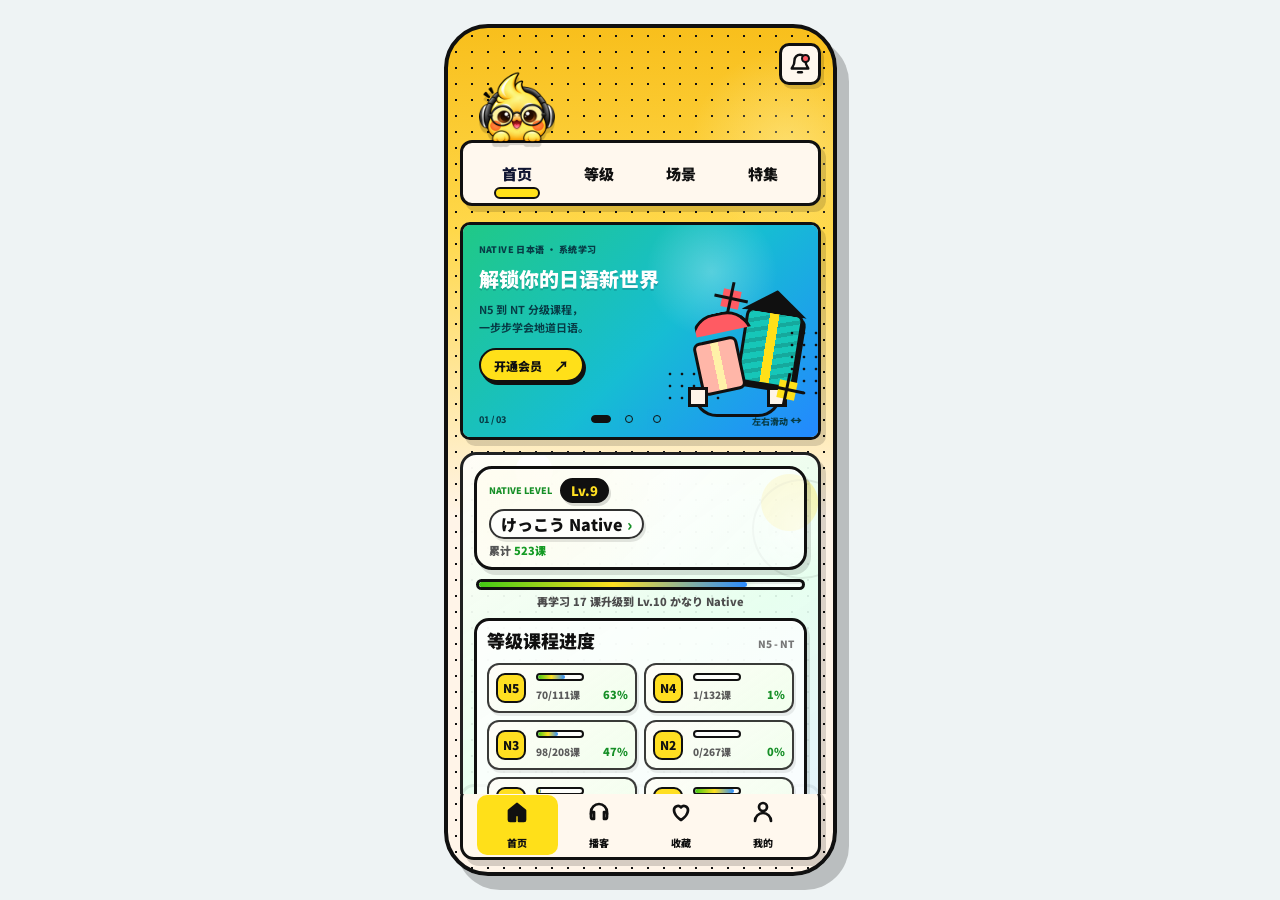
<file: index.html>
<!doctype html>
<html lang="zh-CN">
  <head>
    <meta charset="UTF-8" />
    <meta name="viewport" content="width=device-width, initial-scale=1.0" />
    <title>Native 日本語 新版 App</title>
    <link rel="preconnect" href="https://fonts.googleapis.com" />
    <link rel="preconnect" href="https://fonts.gstatic.com" crossorigin />
    <link href="https://fonts.googleapis.com/css2?family=Noto+Sans+JP:wght@500;700;900&family=Noto+Sans+SC:wght@500;700;900&display=swap" rel="stylesheet" />
    <link rel="stylesheet" href="./styles.css?v=rating-layer-52" />
  </head>
  <body>
    <main class="stage">
      <section class="phone" aria-label="Native 日本語 新版 App">
        <div class="app">
          <section class="page active" data-page="home">
            <div class="top-actions">
              <button data-action="open-sheet" aria-label="通知">
                <svg viewBox="0 0 24 24"><path d="M10 21h4"/><path d="M18 8a6 6 0 0 0-12 0c0 7-3 7-3 9h18c0-2-3-2-3-9"/></svg>
                <i></i>
              </button>
            </div>
            <nav class="home-cats" aria-label="首页分类">
              <button class="active" data-go="home">首页</button>
              <button data-go="course">等级</button>
              <button data-go="scene">场景</button>
              <button data-go="feature">特集</button>
            </nav>

            <section class="member-banner home-banner-carousel" aria-label="认识 Native 日本语" aria-roledescription="轮播" tabindex="0">
              <div class="home-banner-track">
                <article class="home-banner-slide banner-course" role="group" aria-roledescription="幻灯片" aria-label="1 / 3 等级课程">
                  <div class="home-banner-copy">
                    <span class="home-banner-kicker">NATIVE 日本语 · 系统学习</span>
                    <h2 data-member-free>解锁你的日语新世界</h2>
                    <h2 data-member-paid>从入门到自然表达</h2>
                    <p>N5 到 NT 分级课程，<br>一步步学会地道日语。</p>
                    <button type="button" data-member-free data-go="membership">开通会员 <span aria-hidden="true">↗</span></button>
                    <button type="button" data-member-paid data-go="course">探索课程 <span aria-hidden="true">↗</span></button>
                  </div>
                  <div class="banner-art" aria-hidden="true"><span class="shape plus red"></span><span class="shape dots left"></span><span class="shape button-line"></span><span class="shape rect"></span><span class="shape triangle"></span><span class="shape half"></span><span class="shape bezier"></span><span class="shape dots right"></span><span class="shape plus yellow"></span></div>
                </article>
                <article class="home-banner-slide banner-scene" role="group" aria-roledescription="幻灯片" aria-label="2 / 3 场景会话" aria-hidden="true" inert>
                  <div class="home-banner-copy">
                    <span class="home-banner-kicker">NATIVE 日本语 · 真实场景</span>
                    <h2>把日语用进生活里</h2>
                    <p>从日常寒暄到旅行职场，<br>在场景会话中积累表达。</p>
                    <button type="button" data-go="scene">看看场景 <span aria-hidden="true">↗</span></button>
                  </div>
                  <div class="banner-art" aria-hidden="true"><span class="shape plus red"></span><span class="shape dots left"></span><span class="shape button-line"></span><span class="shape rect"></span><span class="shape triangle"></span><span class="shape half"></span><span class="shape bezier"></span><span class="shape dots right"></span><span class="shape plus yellow"></span></div>
                </article>
                <article class="home-banner-slide banner-podcast" role="group" aria-roledescription="幻灯片" aria-label="3 / 3 日语播客" aria-hidden="true" inert>
                  <div class="home-banner-copy">
                    <span class="home-banner-kicker">NATIVE 日本语 · 听见日常</span>
                    <h2>听懂真实的日本生活</h2>
                    <p>用日语播客练习听力，<br>熟悉真实语速与自然表达。</p>
                    <button type="button" data-go="podcast">发现播客 <span aria-hidden="true">↗</span></button>
                  </div>
                  <div class="banner-art" aria-hidden="true"><span class="shape plus red"></span><span class="shape dots left"></span><span class="shape button-line"></span><span class="shape rect"></span><span class="shape triangle"></span><span class="shape half"></span><span class="shape bezier"></span><span class="shape dots right"></span><span class="shape plus yellow"></span></div>
                </article>
              </div>
              <div class="home-banner-controls">
                <span class="home-banner-count" aria-live="polite">01 / 03</span>
                <div class="home-banner-dots" aria-label="选择 Banner">
                  <button type="button" data-banner-index="0" aria-label="第 1 张：等级课程" aria-pressed="true"></button>
                  <button type="button" data-banner-index="1" aria-label="第 2 张：场景会话" aria-pressed="false"></button>
                  <button type="button" data-banner-index="2" aria-label="第 3 张：日语播客" aria-pressed="false"></button>
                </div>
                <span class="home-banner-hint">左右滑动 <span aria-hidden="true">↔</span></span>
              </div>
            </section>

            <article class="dashboard-card progress-overview study-overview">
              <div class="growth-identity">
                <div class="growth-copy">
                  <span>Native Level</span>
                  <strong>Lv.9</strong>
                  <h3 class="current-level-title" data-action="open-level-rules" role="button" tabindex="0" aria-label="查看日语学习等级制度">けっこう Native</h3>
                  <p>累计 <b>523课</b></p>
                </div>
              </div>

              <div class="growth-xp">
                <div><span style="width:83%"></span></div>
                <p>再学习 17 课升级到 Lv.10 かなり Native</p>
              </div>

              <div class="level-progress-panel" aria-label="等级课程进度">
                <div class="growth-ring-head">
                  <h3>等级课程进度</h3>
                  <span>N5 - NT</span>
                </div>

                <div class="level-progress-grid">
                  <section>
                    <b>N5</b>
                    <div><span style="width:63%"></span></div>
                    <p>70/111课</p>
                    <strong>63%</strong>
                  </section>
                  <section>
                    <b>N4</b>
                    <div><span style="width:1%"></span></div>
                    <p>1/132课</p>
                    <strong>1%</strong>
                  </section>
                  <section>
                    <b>N3</b>
                    <div><span style="width:47%"></span></div>
                    <p>98/208课</p>
                    <strong>47%</strong>
                  </section>
                  <section>
                    <b>N2</b>
                    <div><span style="width:0%"></span></div>
                    <p>0/267课</p>
                    <strong>0%</strong>
                  </section>
                  <section>
                    <b>N1</b>
                    <div><span style="width:8%"></span></div>
                    <p>7/88课</p>
                    <strong>8%</strong>
                  </section>
                  <section>
                    <b>NT</b>
                    <div><span style="width:90%"></span></div>
                    <p>18/20课</p>
                    <strong>90%</strong>
                  </section>
                </div>
              </div>
            </article>

            <article class="today-card level-today">
              <button class="see-all" data-go="course">开始学习 ›</button>
              <div class="course-cover native-cover">N</div>
              <div class="wide-copy">
                <span>今日等级课程推荐</span>
                <h3>NT等级之「まあまあ」主题课程</h3>
                <p>学会日本人常用的模糊评价和自然回应。</p>
              </div>
              <button class="small-play" data-action="play">▶</button>
            </article>

            <article class="today-card scene-today">
              <button class="see-all" data-go="scene">练习场景 ›</button>
              <div class="course-cover cafe-cover">喫</div>
              <div class="wide-copy">
                <span>今日场景课程推荐</span>
                <h3>カフェへ行きませんか</h3>
                <p>邀请、点单、寒暄，一节课完成咖啡店会话。</p>
              </div>
              <button class="small-play" data-action="play">▶</button>
            </article>

            <article class="today-card feature-today">
              <button class="see-all">查看特集 ›</button>
              <div class="course-cover vocab-cover">AB</div>
              <div class="wide-copy">
                <span>今日特集推荐</span>
                <h3>ABAB系词汇精选</h3>
                <p>どきどき、わくわく、いらいら，一次掌握高频拟态词。</p>
              </div>
              <button class="small-play gold-play" data-action="play">▶</button>
            </article>

            <article class="today-card podcast-today">
              <button class="see-all" data-go="podcast">节目列表 ›</button>
              <div class="course-cover podcast-cover" aria-hidden="true"><i></i></div>
              <div class="wide-copy">
                <span>今日播客推荐</span>
                <h3>日本の車生活について</h3>
                <p>通勤、停车、买车文化，训练真实语速听力。</p>
              </div>
              <button class="small-play blue-play" data-action="play">▶</button>
            </article>
          </section>

          <section class="page" data-page="course">
            <div class="top-actions">
              <button data-action="open-sheet" aria-label="通知">
                <svg viewBox="0 0 24 24"><path d="M10 21h4"/><path d="M18 8a6 6 0 0 0-12 0c0 7-3 7-3 9h18c0-2-3-2-3-9"/></svg>
                <i></i>
              </button>
            </div>
            <nav class="home-cats" aria-label="首页分类">
              <button data-go="home">首页</button>
              <button class="active" data-go="course">等级</button>
              <button data-go="scene">场景</button>
              <button data-go="feature">特集</button>
            </nav>
            <article class="level-hero channel-progress-hero">
              <div>
                <span>等级学习进度</span>
                <h3>已学 523 / 1053 课</h3>
                <p>N5 到 NT 的等级课程进度，继续提升语法与表达。</p>
              </div>
              <i aria-hidden="true"><b style="width:50%"></b></i>
            </article>

            <div class="sort-bar compact level-hero-tools" data-sort-target="level-sort-list">
              <span>排序</span>
              <button class="active" data-sort="default">推荐</button>
              <button data-sort="total-desc">课程多</button>
              <button data-sort="learned-desc">学习多</button>
            </div>

            <div class="level-grid" id="level-sort-list">
              <article class="level-card done" data-go="level-n5">
                <b>N5</b><h3>零基础轻松开口</h3><p>111课 · 已完成 70</p><i><span style="width: 63%"></span></i>
              </article>
              <article class="level-card done" data-go="level-n4">
                <b>N4</b><h3>开启日常交流</h3><p>132课 · 已完成 98</p><i><span style="width: 74%"></span></i>
              </article>
              <article class="level-card" data-go="level-n3">
                <b>N3</b><h3>实用会话提升</h3><p>208课 · 已完成 98</p><i><span style="width: 47%"></span></i>
              </article>
              <article class="level-card active" data-go="level-n2">
                <b>N2</b><h3>各种场景表达进阶</h3><p>267课 · 已完成 0</p><i><span style="width: 0%"></span></i>
              </article>
              <article class="level-card locked" data-go="level-n1">
                <b>N1</b><h3>高级理解</h3><p>88课 · 解锁后学习</p><i><span style="width: 8%"></span></i>
              </article>
              <article class="level-card native" data-go="level-native">
                <b>NT</b><h3>真实语感</h3><p>主题表达 · まあまあ</p><i><span style="width: 18%"></span></i>
              </article>
            </div>
          </section>

          <section class="page" data-page="level-n5">
            <div class="page-title sub-title">
              <button class="round-btn" data-go="course" aria-label="返回等级课程">
                <svg viewBox="0 0 24 24"><path d="m15 18-6-6 6-6"/></svg>
              </button>
              <div><h2>N5</h2><p>基础动词与礼貌表达</p></div>
            </div>
            <article class="level-list-head"><b>学习进度 70/111课</b><button data-action="play">全部播放</button></article>
            <div class="sort-bar compact" data-sort-target="level-n5-lessons">
              <span>排序</span>
              <button class="active" data-sort="default">课序</button>
              <button data-sort="unlearned-first">未学习</button>
              <button data-sort="complete-first">已完成</button>
              <button data-sort="plays-desc">播放多</button>
            </div>
            <div class="old-level-list" id="level-n5-lessons">
              <article><mark class="new-badge">NEW</mark><span>01</span><div><h3>宿題をします</h3><p>ます形（します）</p></div><em>▶ 4</em><button>已完成</button></article>
              <article><span>02</span><div><h3>学生です</h3><p>丁寧形（です）</p></div><em>▶ 3</em><button>已完成</button></article>
              <article><span>03</span><div><h3>勉強する</h3><p>辞書形（する）</p></div><em>▶ 1</em><button>已完成</button></article>
              <article><span>04</span><div><h3>掃除して</h3><p>て形（して）</p></div><em>▶ 2</em><button>已完成</button></article>
              <article><span>05</span><div><h3>勉強しました</h3><p>た系（した・しました）</p></div><em>▶ 1</em><button>已完成</button></article>
            </div>
          </section>

          <section class="page" data-page="level-n4">
            <div class="page-title sub-title">
              <button class="round-btn" data-go="course" aria-label="返回等级课程">
                <svg viewBox="0 0 24 24"><path d="m15 18-6-6 6-6"/></svg>
              </button>
              <div><h2>N4</h2><p>可能形与日常表达</p></div>
            </div>
            <article class="level-list-head"><b>学习进度 1/132课</b><button data-action="play">全部播放</button></article>
            <div class="sort-bar compact" data-sort-target="level-n4-lessons">
              <span>排序</span>
              <button class="active" data-sort="default">课序</button>
              <button data-sort="unlearned-first">未学习</button>
              <button data-sort="complete-first">已完成</button>
              <button data-sort="plays-desc">播放多</button>
            </div>
            <div class="old-level-list" id="level-n4-lessons">
              <article><mark class="new-badge">NEW</mark><span>01</span><div><h3>日本語ができる</h3><p>できる</p></div><em>▶ 0</em><button class="muted">未学习</button></article>
              <article><span>02</span><div><h3>予約できない</h3><p>できない</p></div><em>▶ 0</em><button class="muted">未学习</button></article>
              <article><span>03</span><div><h3>準備ができている</h3><p>できている</p></div><em>▶ 1</em><button class="muted">未学习</button></article>
              <article><span>04</span><div><h3>宿題ができていない</h3><p>できていない</p></div><em>▶ 0</em><button class="muted">未学习</button></article>
              <article><span>05</span><div><h3>食べられる</h3><p>〜られる（可能）</p></div><em>▶ 0</em><button class="muted">未学习</button></article>
            </div>
          </section>

          <section class="page" data-page="level-n3">
            <div class="page-title sub-title">
              <button class="round-btn" data-go="course" aria-label="返回等级课程">
                <svg viewBox="0 0 24 24"><path d="m15 18-6-6 6-6"/></svg>
              </button>
              <div><h2>N3</h2><p>实用会话与中级句型</p></div>
            </div>
            <article class="level-list-head"><b>学习进度 98/208课</b><button data-action="play">全部播放</button></article>
            <div class="sort-bar compact" data-sort-target="level-n3-lessons">
              <span>排序</span>
              <button class="active" data-sort="default">课序</button>
              <button data-sort="unlearned-first">未学习</button>
              <button data-sort="complete-first">已完成</button>
              <button data-sort="plays-desc">播放多</button>
            </div>
            <div class="old-level-list" id="level-n3-lessons">
              <article data-go="n3-lesson-detail"><mark class="new-badge">NEW</mark><span>01</span><div><h3>出来上がる</h3><p>〜上がる</p></div><em>▶ 1</em><button>已完成</button></article>
              <article><span>02</span><div><h3>三日がかり</h3><p>〜がかり</p></div><em>▶ 0</em><button class="muted">未学习</button></article>
              <article><span>03</span><div><h3>信じがたい</h3><p>〜がたい</p></div><em>▶ 0</em><button class="muted">未学习</button></article>
              <article><span>04</span><div><h3>走りきった</h3><p>〜きる</p></div><em>▶ 0</em><button class="muted">未学习</button></article>
              <article><span>05</span><div><h3>食べきれない</h3><p>〜きれる</p></div><em>▶ 0</em><button class="muted">未学习</button></article>
            </div>
          </section>

          <section class="page" data-page="level-n2">
            <div class="page-title sub-title">
              <button class="round-btn" data-go="course" aria-label="返回等级课程">
                <svg viewBox="0 0 24 24"><path d="m15 18-6-6 6-6"/></svg>
              </button>
              <div><h2>N2</h2><p>高级句型与自然语气</p></div>
            </div>
            <article class="level-list-head"><b>学习进度 0/267课</b><button data-action="play">全部播放</button></article>
            <div class="sort-bar compact" data-sort-target="level-n2-lessons">
              <span>排序</span>
              <button class="active" data-sort="default">课序</button>
              <button data-sort="unlearned-first">未学习</button>
              <button data-sort="complete-first">已完成</button>
              <button data-sort="plays-desc">播放多</button>
            </div>
            <div class="old-level-list" id="level-n2-lessons">
              <article data-go="n2-lesson-detail"><mark class="new-badge">NEW</mark><span>01</span><div><h3>力の限り走る</h3><p>〜限り（限界）</p></div><em>▶ 0</em><button class="muted">未学习</button></article>
              <article><span>02</span><div><h3>担当である限りは</h3><p>〜限りは（状態）</p></div><em>▶ 0</em><button class="muted">未学习</button></article>
              <article><span>03</span><div><h3>私が確認した限りでは</h3><p>〜限りでは（範囲）</p></div><em>▶ 0</em><button class="muted">未学习</button></article>
              <article><span>04</span><div><h3>今日に限って</h3><p>〜に限って</p></div><em>▶ 0</em><button class="muted">未学习</button></article>
              <article><span>05</span><div><h3>社員に限らず</h3><p>〜に限らず</p></div><em>▶ 0</em><button class="muted">未学习</button></article>
            </div>
          </section>

          <section class="page" data-page="level-native">
            <div class="page-title sub-title">
              <button class="round-btn" data-go="course" aria-label="返回等级课程">
                <svg viewBox="0 0 24 24"><path d="m15 18-6-6 6-6"/></svg>
              </button>
              <div><h2>NT</h2><p>真实语感与自然表达</p></div>
            </div>
            <article class="level-list-head"><b>学习进度 18/20课</b><button data-action="play">全部播放</button></article>
            <div class="sort-bar compact" data-sort-target="level-native-lessons">
              <span>排序</span>
              <button class="active" data-sort="default">课序</button>
              <button data-sort="unlearned-first">未学习</button>
              <button data-sort="complete-first">已完成</button>
              <button data-sort="plays-desc">播放多</button>
            </div>
            <div class="old-level-list" id="level-native-lessons">
              <article><mark class="new-badge">NEW</mark><span>01</span><div><h3>思いのほか早く終わりました</h3><p>思いのほか</p></div><em>▶ 2</em><button>已完成</button></article>
              <article><span>02</span><div><h3>何より静か</h3><p>文法</p></div><em>▶ 2</em><button>已完成</button></article>
              <article><span>03</span><div><h3>何を言おうとも</h3><p>文法</p></div><em>▶ 1</em><button>已完成</button></article>
              <article><span>04</span><div><h3>親がいないのをいいことに</h3><p>文法</p></div><em>▶ 1</em><button>已完成</button></article>
              <article><span>05</span><div><h3>まあまあ</h3><p>表现</p></div><em>▶ 1</em><button class="muted">未学习</button></article>
            </div>
          </section>

          <section class="page" data-page="level-n1">
            <div class="page-title sub-title">
              <button class="round-btn" data-go="course" aria-label="返回等级课程">
                <svg viewBox="0 0 24 24"><path d="m15 18-6-6 6-6"/></svg>
              </button>
              <div><h2>N1</h2><p>高级表达与真实语气</p></div>
            </div>
            <article class="level-list-head"><b>学习进度 7/88课</b><button data-action="play">全部播放</button></article>
            <div class="sort-bar compact" data-sort-target="level-n1-lessons">
              <span>排序</span>
              <button class="active" data-sort="default">课序</button>
              <button data-sort="unlearned-first">未学习</button>
              <button data-sort="complete-first">已完成</button>
              <button data-sort="plays-desc">播放多</button>
            </div>
            <div class="old-level-list" id="level-n1-lessons">
              <article data-go="lesson-detail"><mark class="new-badge">NEW</mark><span>01</span><div><h3>言うまでもない</h3><p>〜までもない</p></div><em>▶ 1</em><button>已完成</button></article>
              <article><span>02</span><div><h3>おそらく大丈夫</h3><p>おそらく</p></div><em>▶ 5</em><button>已完成</button></article>
              <article><span>03</span><div><h3>もしかしたら</h3><p>もしかしたら</p></div><em>▶ 3</em><button>已完成</button></article>
              <article><span>04</span><div><h3>どうも変だ</h3><p>どうも</p></div><em>▶ 3</em><button>已完成</button></article>
              <article><span>05</span><div><h3>言わずにはいられない</h3><p>〜ずにはいられない</p></div><em>▶ 0</em><button class="muted">未学习</button></article>
            </div>
          </section>

          <section class="page" data-page="lesson-detail">
            <div class="page-title lesson-title">
              <button class="round-btn" data-go="level-n1" aria-label="返回N1课程列表">
                <svg viewBox="0 0 24 24"><path d="m15 18-6-6 6-6"/></svg>
              </button>
              <div><h2>课程详情</h2><p>N1 · 言うまでもない</p></div>
              <button class="heart-btn" data-action="favorite-lesson" aria-label="收藏">♡</button>
            </div>

            <article class="lesson-summary-card">
              <h3>言うまでもない</h3>
              <p>没必要说</p>
              <div class="lesson-tags">
                <div class="grammar-tag-row"><span data-grammar-link="true">~までもない</span></div>
                <div class="course-channel-tags"><span>等级</span><span>场景</span><span>特集</span></div>
              </div>
              <div class="lesson-actions">
                <span>▶ 已播放1</span>
                <b>已完成</b>
                <button data-action="play">▶ 播放课程</button>
              </div>
            </article>

            <div class="dialogue-list">
              <article class="bubble left">
                <div class="speaker girl" aria-label="女性说话人"><img src="./assets/avatar-female.png" alt="" /></div>
                <div>
                  <h3>私のこと、本当に好き?</h3>
                  <p>watashi nokoto, hontou ni suki?</p>
                  <small>你真的喜欢我吗?</small>
                  <div><button data-action="play">▶ 播放</button><button>录音</button></div>
                </div>
              </article>
              <article class="bubble right">
                <div>
                  <h3>そんなの言うまでもないよ。</h3>
                  <p>sonnano iu mademonaiyo.</p>
                  <small>这还用说吗?</small>
                  <div><button data-action="play">▶ 播放</button><button>录音</button></div>
                </div>
                <div class="speaker boy" aria-label="男性说话人"><img src="./assets/avatar-male.png" alt="" /></div>
              </article>
            </div>

            <div class="lesson-bottom-actions">
              <button data-go="level-n1">‹ 上一课</button>
              <button data-action="toggle-complete">学习取消</button>
              <button data-go="course">下一课 ›</button>
            </div>
          </section>

          <section class="page" data-page="grammar-examples">
            <div class="page-title sub-title">
              <button class="round-btn" data-action="grammar-back" aria-label="返回课程列表">
                <svg viewBox="0 0 24 24"><path d="m15 18-6-6 6-6"/></svg>
              </button>
              <div><h2 id="grammar-example-title">〜までもない</h2><p id="grammar-example-subtitle">N1 · 关联课程</p></div>
            </div>
            <article class="grammar-example-hero">
              <h3 id="grammar-example-pattern">〜までもない</h3>
              <p><b>中文释义</b><span id="grammar-example-cn">没有必要特意做某事 / 不用说也明白</span></p>
            </article>
            <article class="grammar-example-play-head level-list-head">
              <b id="grammar-example-count">3个课程</b>
              <button data-action="play">全部播放</button>
            </article>
            <div class="grammar-example-list" id="grammar-example-list"></div>
          </section>

          <section class="page" data-page="n3-lesson-detail">
            <div class="page-title lesson-title">
              <button class="round-btn" data-go="level-n3" aria-label="返回N3课程列表">
                <svg viewBox="0 0 24 24"><path d="m15 18-6-6 6-6"/></svg>
              </button>
              <div><h2>课程详情</h2><p>N3 · 出来上がる</p></div>
              <button class="heart-btn" data-action="favorite-lesson" aria-label="收藏">♡</button>
            </div>

            <article class="lesson-summary-card n3-summary-card">
              <h3>出来上がる</h3>
              <p>完成</p>
              <div class="lesson-tags">
                <div class="grammar-tag-row"><span data-grammar-link="true">〜上がる</span></div>
                <div class="course-channel-tags"><span>等级</span><span>场景</span><span>特集</span></div>
              </div>
              <div class="lesson-actions">
                <span>▶ 已播放1</span>
                <b>已完成</b>
                <button data-action="play">▶ 播放课程</button>
              </div>
            </article>

            <div class="dialogue-list n3-dialogue-list">
              <article class="bubble left">
                <div class="speaker girl" aria-label="女性说话人"><img src="./assets/avatar-female.png" alt="" /></div>
                <div>
                  <h3>ケーキはできましたか?</h3>
                  <small>蛋糕做好了吗?</small>
                  <div><button data-action="play">▶ 播放</button><button>录音</button></div>
                </div>
              </article>
              <article class="bubble right">
                <div>
                  <p>できあ</p>
                  <h3>はい、出来上がりました。</h3>
                  <small>是的，完成了。</small>
                  <div><button data-action="play">▶ 播放</button><button>录音</button></div>
                </div>
                <div class="speaker girl" aria-label="女性说话人"><img src="./assets/avatar-female.png" alt="" /></div>
              </article>
              <article class="bubble left">
                <div class="speaker girl" aria-label="女性说话人"><img src="./assets/avatar-female.png" alt="" /></div>
                <div>
                  <p>かお</p>
                  <h3>わあ、いい香りですね。</h3>
                  <small>哇，好香啊。</small>
                  <div><button data-action="play">▶ 播放</button><button>录音</button></div>
                </div>
              </article>
            </div>

            <div class="lesson-bottom-actions">
              <button data-go="level-n3">‹ 上一课</button>
              <button data-action="toggle-complete">学习取消</button>
              <button data-go="level-n3">下一课 ›</button>
            </div>
          </section>

          <section class="page" data-page="n2-lesson-detail">
            <div class="page-title lesson-title">
              <button class="round-btn" data-go="level-n2" aria-label="返回N2课程列表">
                <svg viewBox="0 0 24 24"><path d="m15 18-6-6 6-6"/></svg>
              </button>
              <div><h2>课程详情</h2><p>N2 · 力の限り走る</p></div>
              <button class="heart-btn" data-action="favorite-lesson" aria-label="收藏">♡</button>
            </div>

            <article class="lesson-summary-card n2-summary-card">
              <h3>力の限り走る</h3>
              <p>尽全力奔跑</p>
              <div class="lesson-tags">
                <div class="grammar-tag-row"><span data-grammar-link="true">〜限り（限界）</span></div>
                <div class="course-channel-tags"><span>等级</span><span>场景</span><span>特集</span></div>
              </div>
              <div class="lesson-actions">
                <span>▶ 已播放0</span>
                <b class="muted-status">未学习</b>
                <button data-action="play">▶ 播放课程</button>
              </div>
            </article>

            <div class="dialogue-list n2-dialogue-list">
              <article class="bubble left">
                <div class="speaker boy" aria-label="男性说话人"><img src="./assets/avatar-male.png" alt="" /></div>
                <div>
                  <p>さいご　　はし</p>
                  <h3>最後まで走れましたか。</h3>
                  <small>跑到最后了吗?</small>
                  <div><button data-action="play">▶ 播放</button><button>录音</button></div>
                </div>
              </article>
              <article class="bubble right">
                <div>
                  <p>ちから　かぎ　はし</p>
                  <h3>はい、力の限り走りました。</h3>
                  <small>是的，我尽全力跑了。</small>
                  <div><button data-action="play">▶ 播放</button><button>录音</button></div>
                </div>
                <div class="speaker girl" aria-label="女性说话人"><img src="./assets/avatar-female.png" alt="" /></div>
              </article>
              <article class="bubble left">
                <div class="speaker boy" aria-label="男性说话人"><img src="./assets/avatar-male.png" alt="" /></div>
                <div>
                  <p>けっか</p>
                  <h3>すばらしい結果ですね。</h3>
                  <small>结果很棒呢。</small>
                  <div><button data-action="play">▶ 播放</button><button>录音</button></div>
                </div>
              </article>
            </div>

            <div class="lesson-bottom-actions">
              <button data-go="level-n2">‹ 上一课</button>
              <button data-action="toggle-complete" class="complete">学习完成</button>
              <button data-go="level-n2">下一课 ›</button>
            </div>
          </section>

          <section class="page" data-page="scene-basic">
            <div class="page-title sub-title">
              <button class="round-btn" data-go="scene" aria-label="返回场景频道">
                <svg viewBox="0 0 24 24"><path d="m15 18-6-6 6-6"/></svg>
              </button>
              <div><h2>基础沟通</h2><p>问候、确认、简单寒暄</p></div>
            </div>
            <article class="level-list-head"><b>学习进度 11/27课</b><button data-action="play">全部播放</button></article>
            <div class="sort-bar compact" data-sort-target="scene-basic-lessons">
              <span>排序</span>
              <button class="active" data-sort="default">课序</button>
              <button data-sort="unlearned-first">未学习</button>
              <button data-sort="complete-first">已完成</button>
              <button data-sort="plays-desc">播放多</button>
            </div>
            <div class="old-level-list" id="scene-basic-lessons">
              <article><span>01</span><div><h3>宿題をします</h3><p>ます形（します）</p></div><em>▶ 6</em><button>已完成</button></article>
              <article><span>02</span><div><h3>学生です</h3><p>丁寧形（です）</p></div><em>▶ 3</em><button>已完成</button></article>
              <article><span>03</span><div><h3>日本語の先生です</h3><p>〜は〜です</p></div><em>▶ 1</em><button>已完成</button></article>
              <article><span>04</span><div><h3>学生ではありません</h3><p>〜は〜ではありません</p></div><em>▶ 1</em><button>已完成</button></article>
              <article><span>05</span><div><h3>営業担当でした</h3><p>〜は〜でした</p></div><em>▶ 3</em><button>已完成</button></article>
            </div>
          </section>

          <section class="page" data-page="scene">
            <div class="top-actions">
              <button data-action="open-sheet" aria-label="通知">
                <svg viewBox="0 0 24 24"><path d="M10 21h4"/><path d="M18 8a6 6 0 0 0-12 0c0 7-3 7-3 9h18c0-2-3-2-3-9"/></svg>
                <i></i>
              </button>
            </div>
            <nav class="home-cats" aria-label="首页分类">
              <button data-go="home">首页</button>
              <button data-go="course">等级</button>
              <button class="active" data-go="scene">场景</button>
              <button data-go="feature">特集</button>
            </nav>
            <article class="scene-hero channel-progress-hero">
              <div>
                <span>场景学习进度</span>
                <h3>已学 290 / 805 课</h3>
                <p>按生活场景训练自然会话，覆盖出行、餐饮、职场与日常。</p>
              </div>
              <i aria-hidden="true"><b style="width:36%"></b></i>
            </article>

            <div class="sort-bar compact scene-hero-tools" data-sort-target="scene-sort-list">
              <span>排序</span>
              <button class="active" data-sort="default">推荐</button>
              <button data-sort="total-desc">课程多</button>
              <button data-sort="learned-desc">学习多</button>
            </div>

            <div class="scene-list" id="scene-sort-list">
              <article data-go="scene-basic" role="button" tabindex="0" aria-label="基础沟通课程列表" onkeydown="if(event.key==='Enter'||event.key===' '){event.preventDefault();this.click()}"><i class="scene-illo icon-chat"></i><div><h3>基础沟通</h3><p>问候、确认、简单寒暄</p><span><b style="width:41%"></b></span></div><strong>进行中</strong><em>11/27课</em></article>
              <article><i class="scene-illo icon-calendar"></i><div><h3>日常生活</h3><p>生活习惯、时间安排、邻里沟通</p><span><b style="width:38%"></b></span></div><strong>进行中</strong><em>23/60课</em></article>
              <article><i class="scene-illo icon-social"></i><div><h3>社交聊天</h3><p>朋友聊天、回应、表达感受</p><span><b style="width:37%"></b></span></div><strong>进行中</strong><em>19/52课</em></article>
              <article><i class="scene-illo icon-love"></i><div><h3>恋爱约会</h3><p>邀请、约会、自然推进话题</p><span><b style="width:47%"></b></span></div><strong>进行中</strong><em>8/17课</em></article>
              <article><i class="scene-illo icon-family"></i><div><h3>家庭关系</h3><p>家人称呼、关心、家庭对话</p><span><b style="width:45%"></b></span></div><strong>进行中</strong><em>10/22课</em></article>
              <article><i class="scene-illo icon-dining"></i><div><h3>餐厅餐饮</h3><p>预约、点餐、结账</p><span><b style="width:25%"></b></span></div><strong>进行中</strong><em>16/65课</em></article>
              <article><i class="scene-illo icon-invest"></i><div><h3>投资理财</h3><p>账户、收益、咨询表达</p><span><b style="width:23%"></b></span></div><strong>进行中</strong><em>3/13课</em></article>
              <article><i class="scene-illo icon-shopping"></i><div><h3>购物消费</h3><p>价格、退换、支付</p><span><b style="width:23%"></b></span></div><strong>进行中</strong><em>6/26课</em></article>
              <article><i class="scene-illo icon-traffic"></i><div><h3>交通出行</h3><p>电车、巴士、打车、问路</p><span><b style="width:30%"></b></span></div><strong>进行中</strong><em>8/27课</em></article>
              <article><i class="scene-illo icon-travel"></i><div><h3>旅行旅游</h3><p>酒店、景点、行程确认</p><span><b style="width:31%"></b></span></div><strong>进行中</strong><em>10/32课</em></article>
              <article><i class="scene-illo icon-plane"></i><div><h3>机场航空</h3><p>值机、登机、行李托运</p><span><b style="width:25%"></b></span></div><strong>进行中</strong><em>4/16课</em></article>
              <article><i class="scene-illo icon-hotel"></i><div><h3>酒店住宿</h3><p>入住、退房、设施咨询</p><span><b style="width:46%"></b></span></div><strong>进行中</strong><em>6/13课</em></article>
              <article><i class="scene-illo icon-sidejob"></i><div><h3>副业创业</h3><p>项目、合作、线上业务</p><span><b style="width:43%"></b></span></div><strong>进行中</strong><em>6/14课</em></article>
              <article><i class="scene-illo icon-neighbor"></i><div><h3>邻里关系</h3><p>邻居寒暄、噪音、互助</p><span><b style="width:33%"></b></span></div><strong>进行中</strong><em>4/12课</em></article>
              <article><i class="scene-illo icon-rent"></i><div><h3>住房租房</h3><p>看房、合同、维修沟通</p><span><b style="width:40%"></b></span></div><strong>进行中</strong><em>8/20课</em></article>
              <article><i class="scene-illo icon-medical"></i><div><h3>医疗健康</h3><p>挂号、问诊、拿药</p><span><b style="width:40%"></b></span></div><strong>进行中</strong><em>14/35课</em></article>
              <article><i class="scene-illo icon-bank"></i><div><h3>银行金融</h3><p>开户、转账、咨询</p><span><b style="width:40%"></b></span></div><strong>进行中</strong><em>4/10课</em></article>
              <article><i class="scene-illo icon-admin"></i><div><h3>行政手续</h3><p>住民票、保险、窗口</p><span><b style="width:56%"></b></span></div><strong>进行中</strong><em>9/16课</em></article>
              <article><i class="scene-illo icon-school"></i><div><h3>学校教育</h3><p>报名、面谈、请假</p><span><b style="width:48%"></b></span></div><strong>进行中</strong><em>13/27课</em></article>
              <article><i class="scene-illo icon-hobby"></i><div><h3>兴趣活动</h3><p>运动、社团、周末活动</p><span><b style="width:40%"></b></span></div><strong>进行中</strong><em>6/15课</em></article>
              <article><i class="scene-illo icon-music"></i><div><h3>娱乐活动</h3><p>音乐、演出、休闲邀约</p><span><b style="width:29%"></b></span></div><strong>进行中</strong><em>8/28课</em></article>
              <article><i class="scene-illo icon-pet"></i><div><h3>宠物相关</h3><p>宠物医院、寄养、用品</p><span><b style="width:38%"></b></span></div><strong>进行中</strong><em>5/13课</em></article>
              <article><i class="scene-illo icon-digital"></i><div><h3>数字生活</h3><p>手机、网络、线上服务</p><span><b style="width:29%"></b></span></div><strong>进行中</strong><em>10/34课</em></article>
              <article><i class="scene-illo icon-festival"></i><div><h3>节日聚会</h3><p>节日问候、聚餐、送礼</p><span><b style="width:36%"></b></span></div><strong>进行中</strong><em>4/11课</em></article>
              <article><i class="scene-illo icon-child"></i><div><h3>儿童育儿</h3><p>托育、学校、亲子对话</p><span><b style="width:22%"></b></span></div><strong>进行中</strong><em>4/18课</em></article>
              <article><i class="scene-illo icon-growth"></i><div><h3>学习成长</h3><p>学习计划、考试、复盘</p><span><b style="width:30%"></b></span></div><strong>进行中</strong><em>20/66课</em></article>
              <article><i class="scene-illo icon-public"></i><div><h3>公共服务</h3><p>窗口、设施、社区服务</p><span><b style="width:31%"></b></span></div><strong>进行中</strong><em>5/16课</em></article>
              <article><i class="scene-illo icon-weather"></i><div><h3>天气自然</h3><p>天气、自然灾害、季节</p><span><b style="width:32%"></b></span></div><strong>进行中</strong><em>11/34课</em></article>
              <article><i class="scene-illo icon-news"></i><div><h3>新闻话题</h3><p>新闻讨论、观点表达</p><span><b style="width:46%"></b></span></div><strong>进行中</strong><em>6/13课</em></article>
              <article><i class="scene-illo icon-eco"></i><div><h3>环保社会</h3><p>垃圾分类、环保、社会议题</p><span><b style="width:36%"></b></span></div><strong>进行中</strong><em>4/11课</em></article>
              <article><i class="scene-illo icon-culture"></i><div><h3>宗教文化</h3><p>神社、寺庙、习俗文化</p><span><b style="width:44%"></b></span></div><strong>进行中</strong><em>4/9课</em></article>
              <article><i class="scene-illo icon-alert"></i><div><h3>突发事件</h3><p>报警、求助、紧急说明</p><span><b style="width:44%"></b></span></div><strong>进行中</strong><em>8/18课</em></article>
              <article><i class="scene-illo icon-fitness"></i><div><h3>健身运动</h3><p>健身房、运动、身体状态</p><span><b style="width:36%"></b></span></div><strong>进行中</strong><em>5/14课</em></article>
              <article><i class="scene-illo icon-beauty"></i><div><h3>美容美发</h3><p>预约、美发、护理需求</p><span><b style="width:31%"></b></span></div><strong>进行中</strong><em>4/13课</em></article>
              <article><i class="scene-illo icon-fashion"></i><div><h3>服装穿搭</h3><p>尺码、搭配、试穿</p><span><b style="width:17%"></b></span></div><strong>进行中</strong><em>2/12课</em></article>
              <article><i class="scene-illo icon-job"></i><div><h3>求职转职</h3><p>简历、面试、入职沟通</p><span><b style="width:57%"></b></span></div><strong>进行中</strong><em>12/21课</em></article>
              <article><i class="scene-illo icon-meeting"></i><div><h3>会议讨论</h3><p>会议发言、确认、推进</p><span><b style="width:41%"></b></span></div><strong>进行中</strong><em>14/34课</em></article>
              <article><i class="scene-illo icon-work"></i><div><h3>职场沟通</h3><p>汇报、协商、跨部门沟通</p><span><b style="width:40%"></b></span></div><strong>进行中</strong><em>56/139课</em></article>
            </div>
          </section>

          <section class="page" data-page="membership">
            <div class="page-title pay-title">
              <button class="round-btn" data-go="home" aria-label="返回首页">
                <svg viewBox="0 0 24 24"><path d="m15 18-6-6 6-6"/></svg>
              </button>
              <div>
                <h2 data-member-free>开通会员</h2>
                <h2 data-member-paid>会员中心</h2>
                <p data-member-free>解锁全部课程与后台畅听</p>
                <p data-member-paid>会员权益已开启</p>
              </div>
            </div>

            <article class="membership-hero" data-member-free>
              <span>Native Pass</span>
              <h3>解锁完整学习路径</h3>
              <p>等级 N5-NT、场景、特集与播客全部开放。</p>
              <div class="membership-benefits">
                <b>全课程</b>
                <b>后台畅听</b>
                <b>收藏复习</b>
              </div>
            </article>

            <article class="membership-current" data-member-paid>
              <span>已开通</span>
              <h3>永久会员</h3>
              <p>全部等级课程、场景课程、特集与播客已解锁，可继续后台畅听。</p>
              <button data-go="course">浏览课程</button>
            </article>

            <div class="plan-list" data-member-free>
              <button class="plan-card active">
                <i></i>
                <div><h3>1个月会员</h3><p>适合先体验完整课程</p></div>
                <span><mark>推荐</mark><del>19元</del><b>15</b>元</span>
              </button>
              <button class="plan-card">
                <i></i>
                <div><h3>3个月会员</h3><p>适合稳定复习训练</p></div>
                <span><mark>省9元</mark><del>45元</del><b>36</b>元</span>
              </button>
              <button class="plan-card">
                <i></i>
                <div><h3>6个月会员</h3><p>适合系统完成进阶</p></div>
                <span><mark>省24元</mark><del>90元</del><b>66</b>元</span>
              </button>
              <button class="plan-card">
                <i></i>
                <div><h3>12个月会员</h3><p>适合长期听力沉浸</p></div>
                <span><mark>省60元</mark><del>180元</del><b>120</b>元</span>
              </button>
            </div>

            <h3 class="pay-section-title" data-member-free>选择支付方式</h3>
            <article class="pay-method" data-member-free>
              <strong>IAP</strong>
              <div><h3>Apple IAP 订阅</h3><p>通过 Apple 账号安全支付</p></div>
              <i></i>
            </article>

            <article class="pay-footer" data-member-free>
              <p>应付金额 <b>¥15</b></p>
              <button data-action="activate-member" data-go="membership-success">立即开通</button>
              <small>开通即表示同意《会员服务协议》</small>
            </article>
          </section>

          <section class="page" data-page="membership-success">
            <div class="page-title pay-title">
              <button class="round-btn" data-go="home" aria-label="返回首页">
                <svg viewBox="0 0 24 24"><path d="m15 18-6-6 6-6"/></svg>
              </button>
              <div>
                <h2>开通成功</h2>
                <p>会员权益已解锁</p>
              </div>
            </div>

            <article class="pay-success-card">
              <div class="success-mark">✓</div>
              <span>Native日本語会员</span>
              <h3>已开通 1 个月会员</h3>
              <p>有效期至 2026-09-28，全部等级课程、场景课程、特集与播客现在可学习。</p>
            </article>

            <div class="success-benefits">
              <article><i>全</i><div><h3>全部课程解锁</h3><p>N5 到 NT、场景、特集完整可学</p></div></article>
              <article><i>声</i><div><h3>播客后台畅听</h3><p>真实语速内容持续更新</p></div></article>
              <article><i>练</i><div><h3>学习进度同步</h3><p>收藏、完成状态和播放记录自动保存</p></div></article>
            </div>

            <div class="success-actions">
              <button data-go="course">去学习</button>
              <button data-go="home">返回首页</button>
            </div>
          </section>

          <section class="page" data-page="podcast">
            <div class="page-title">
              <div>
                <h2>播客</h2>
                <p>参考日语播客体验，训练真实语速</p>
              </div>
            </div>
            <article class="podcast-progress-hero channel-progress-hero">
              <div>
                <span>播客学习进度</span>
                <h3>已听 12 / 30 期</h3>
                <p>完成 40%，继续训练真实语速</p>
              </div>
              <button data-action="play">▶ 全部播放</button>
              <i><b style="width:40%"></b></i>
            </article>
            <div class="sort-bar compact" data-sort-target="podcast-list">
              <span>排序</span>
              <button class="active" data-sort="default">推荐</button>
            </div>
            <div class="podcast-list" id="podcast-list">
              <article data-podcast="0" data-status="learned" data-recent="100"><mark class="new-badge">NEW</mark><button>▶</button><div><h3>日本の車生活について</h3><p>交通出行 · 4:20</p></div><span>Ep.89</span></article>
              <article data-podcast="1" data-status="learned" data-recent="94"><button>▶</button><div><h3>コンビニの新商品、なぜ毎週出る?</h3><p>购物消费 · 11:36</p></div><span>Ep.88</span></article>
              <article data-podcast="2" data-status="unlearned" data-recent="98"><button>▶</button><div><h3>雨の日の過ごし方</h3><p>天气自然 · 09:42</p></div><span>Ep.87</span></article>
              <article data-podcast="3" data-status="learned" data-recent="88"><button>▶</button><div><h3>朝のカフェで聞こえる日本語</h3><p>餐厅餐饮 · 12:18</p></div><span>Ep.86</span></article>
              <article data-podcast="4" data-status="unlearned" data-recent="86"><button>▶</button><div><h3>職場で使う「一応」と「念のため」</h3><p>职场沟通 · 15:04</p></div><span>Ep.85</span></article>
              <article data-podcast="5" data-status="learned" data-recent="82"><button>▶</button><div><h3>週末、何してた?</h3><p>社交聊天 · 10:55</p></div><span>Ep.84</span></article>
              <article data-podcast="6" data-status="unlearned" data-recent="78"><button>▶</button><div><h3>病院で症状を説明する</h3><p>医疗健康 · 13:27</p></div><span>Ep.83</span></article>
              <article data-podcast="7" data-status="learned" data-recent="76"><button>▶</button><div><h3>電車が遅れた時の会話</h3><p>交通出行 · 08:48</p></div><span>Ep.82</span></article>
              <article data-podcast="8" data-status="unlearned" data-recent="70"><button>▶</button><div><h3>日本人のあいづち入門</h3><p>基础沟通 · 16:11</p></div><span>Ep.81</span></article>
              <article data-podcast="9" data-status="unlearned" data-recent="68"><button>▶</button><div><h3>スーパーでよく聞く店内放送</h3><p>购物消费 · 09:58</p></div><span>Ep.80</span></article>
            </div>
          </section>

          <section class="page" data-page="podcast-detail">
            <div class="page-title podcast-detail-title">
              <button class="round-btn" data-go="podcast" aria-label="返回播客">
                <svg viewBox="0 0 24 24"><path d="m15 18-6-6 6-6"/></svg>
              </button>
              <h2>播客详情</h2>
            </div>
            <article class="podcast-player-card">
              <div class="audio-placeholder podcast-audio-bar">
                <button data-action="play">▶</button>
                <div>
                  <b id="podcast-title">日本の車生活について</b>
                  <small id="podcast-meta">4分20秒</small>
                </div>
              </div>
            </article>
            <article class="podcast-detail-card">
              <span id="podcast-topic">交通出行</span>
              <h3 id="podcast-jp">日本の車生活について</h3>
              <p id="podcast-desc">围绕地方生活中的开车通勤、停车费、买车和日常用车习惯，训练自然速度下的关键词捕捉。</p>
            </article>
            <div class="transcript-card podcast-subtitle-card">
              <h3>字幕</h3>
              <p id="podcast-transcript">こんにちは。

Native日本語ラジオです。

今日はですね……

日本の車生活について、
少し話してみたいと思います。

みなさん、
日本って車が必要だと思いますか？

これ……

実は住んでいる場所によって、
答えが全然変わるんですよね。

例えば東京。

東京の場合はですね……

正直、
車がなくても生活できる人が多いです。

電車が本当に便利なので、
「車、なくてもいいかな」
って思う人も多いんですよね。</p>
              <div class="podcast-dialogue" id="podcast-dialogue" hidden></div>
            </div>
            <div class="transcript-card podcast-points-card">
              <h3>本期学习重点</h3>
              <p id="podcast-points">〜について話す / 必要だと思う / 場所によって変わる / なくても生活できる / 〜かなと思う</p>
            </div>
          </section>

          <section class="page" data-page="feature-adverbs">
            <div class="page-title sub-title">
              <button class="round-btn" data-go="feature" aria-label="返回特集频道">
                <svg viewBox="0 0 24 24"><path d="m15 18-6-6 6-6"/></svg>
              </button>
              <div><h2>副词特集</h2><p>掌握 6 个常用副词的自然表达</p></div>
            </div>
            <article class="level-list-head"><b>学习进度 0/6课</b><button data-action="play">全部播放</button></article>
            <div class="sort-bar compact" data-sort-target="feature-adverbs-lessons">
              <span>排序</span>
              <button class="active" data-sort="default">课序</button>
              <button data-sort="unlearned-first">未学习</button>
              <button data-sort="complete-first">已完成</button>
              <button data-sort="plays-desc">播放多</button>
            </div>
            <div class="old-level-list" id="feature-adverbs-lessons">
              <article><span>01</span><div><h3>ちゃんと</h3><p>ちゃんと</p></div><em>▶ 0</em><button class="muted">未学习</button></article>
              <article><span>02</span><div><h3>せっかく</h3><p>せっかく</p></div><em>▶ 0</em><button class="muted">未学习</button></article>
              <article><span>03</span><div><h3>べつに</h3><p>べつに</p></div><em>▶ 0</em><button class="muted">未学习</button></article>
              <article><span>04</span><div><h3>やっぱり</h3><p>やっぱり</p></div><em>▶ 0</em><button class="muted">未学习</button></article>
              <article><span>05</span><div><h3>つい</h3><p>つい</p></div><em>▶ 0</em><button class="muted">未学习</button></article>
              <article><span>06</span><div><h3>かなり</h3><p>かなり</p></div><em>▶ 0</em><button class="muted">未学习</button></article>
            </div>
          </section>

          <section class="page" data-page="feature">
            <div class="top-actions">
              <button data-action="open-sheet" aria-label="通知">
                <svg viewBox="0 0 24 24"><path d="M10 21h4"/><path d="M18 8a6 6 0 0 0-12 0c0 7-3 7-3 9h18c0-2-3-2-3-9"/></svg>
                <i></i>
              </button>
            </div>
            <nav class="home-cats" aria-label="首页分类">
              <button data-go="home">首页</button>
              <button data-go="course">等级</button>
              <button data-go="scene">场景</button>
              <button class="active" data-go="feature">特集</button>
            </nav>
            <article class="scene-hero feature-hero channel-progress-hero">
              <div>
                <span>特集学习进度</span>
                <h3>已学 40 / 96 课</h3>
                <p>按主题集中突破高频表达，复习副词、拟态词与真实语感。</p>
              </div>
              <i aria-hidden="true"><b style="width:42%"></b></i>
            </article>

            <div class="sort-bar compact feature-hero-tools" data-sort-target="feature-sort-list">
              <span>排序</span>
              <button class="active" data-sort="default">推荐</button>
              <button data-sort="total-desc">课程多</button>
              <button data-sort="learned-desc">学习多</button>
            </div>

            <div class="feature-list scene-list" id="feature-sort-list">
              <article><mark class="new-badge">NEW</mark><i class="scene-illo icon-chat"></i><div><h3>ちょっと 特集</h3><p>暧昧拒绝、缓冲表达、真实语气</p><span><b style="width:52%"></b></span></div><strong>进行中</strong><em>12/23课</em></article>
              <article data-go="feature-adverbs" role="button" tabindex="0" aria-label="副词特集课程列表" onkeydown="if(event.key==='Enter'||event.key===' '){event.preventDefault();this.click()}"><i class="scene-illo icon-growth"></i><div><h3>副词特集</h3><p>ちゃんと / せっかく / べつに</p><span><b style="width:0%"></b></span></div><strong>未学习</strong><em>0/6课</em></article>
              <article><i class="scene-illo icon-festival"></i><div><h3>拟声拟态词</h3><p>ボカボカ / ウジウジ / わくわく</p><span><b style="width:45%"></b></span></div><strong>进行中</strong><em>9/20课</em></article>
              <article><i class="scene-illo icon-work"></i><div><h3>NT职场会话</h3><p>汇报、确认、请求、拒绝</p><span><b style="width:34%"></b></span></div><strong>进行中</strong><em>11/32课</em></article>
            </div>
          </section>

          <section class="page" data-page="favorite">
            <div class="page-title">
              <div>
                <h2>收藏</h2>
                <p>今天优先复习这些内容</p>
              </div>
            </div>

            <article class="favorite-progress-hero">
              <div>
                <span data-favorite-label>课程收藏进度</span>
                <h3><b data-favorite-count>4</b> 个收藏</h3>
                <p data-favorite-desc>只显示已收藏的课程内容，按学习路径继续复习</p>
              </div>
              <button type="button">▶ 全部播放</button>
              <i aria-hidden="true"><b data-favorite-progress></b></i>
            </article>

            <div class="favorite-tools">
              <div class="favorite-filters">
                <button class="active" data-favorite-filter="course">课程</button>
                <button data-favorite-filter="podcast">播客</button>
              </div>
              <div class="sort-bar compact" data-sort-target="favorite-sort-list">
                <span>排序</span>
                <button class="active" data-sort="default">推荐</button>
              </div>
            </div>

            <div class="saved-list" id="favorite-sort-list">
              <article class="favorite-course-card lesson-favorite-item show" data-go="lesson-detail" data-favorite-channel="course" data-status="learned" data-recent="94"><span>01</span><div><h3>言うまでもない</h3><p><b>〜までもない</b></p></div><em>▶ 1</em><button>已完成</button></article>
              <article class="favorite-course-card" data-favorite-channel="course" data-status="unlearned" data-recent="88"><span>02</span><div><h3>予約できない</h3><p><b>〜できない</b></p></div><em>▶ 0</em><button class="muted">未学习</button></article>
              <article class="favorite-course-card" data-favorite-channel="course" data-status="learned" data-recent="82"><span>03</span><div><h3>宿題をしました</h3><p><b>〜ました</b></p></div><em>▶ 1</em><button>已完成</button></article>
              <article class="favorite-course-card" data-favorite-channel="course" data-status="learned" data-recent="76"><span>04</span><div><h3>病院で症状を説明する</h3><p><b>〜んです</b></p></div><em>▶ 4</em><button>已完成</button></article>
              <article data-favorite-channel="podcast" data-status="learned" data-recent="100"><button>♥</button><div><small>播客</small><h3>日本の車生活について</h3><p>交通出行 · 4:20</p></div><span>播放 2</span></article>
              <article data-favorite-channel="podcast" data-status="unlearned" data-recent="96"><button>♥</button><div><small>播客</small><h3>雨の日の過ごし方</h3><p>天气自然 · 09:42</p></div><span>播放 0</span></article>
            </div>
          </section>

          <section class="page" data-page="profile">
            <article class="profile-card">
              <button class="profile-avatar" data-action="open-avatar" aria-label="选择头像" data-avatar="cat"><i class="avatar-illo avatar-cat"></i></button>
              <div class="profile-main">
                <h2>Native日本語 <button data-action="open-nickname" aria-label="编辑昵称">✎</button></h2>
                <p>ID:26070617154012 <span>▣</span></p>
                <div class="vip-row">
                  <strong data-member-paid data-go="membership" role="button" tabindex="0" aria-label="打开会员中心" onkeydown="if(event.key==='Enter'||event.key===' '){event.preventDefault();this.click()}">会员中心 ›</strong>
                  <em data-member-paid>永久会员 · 查看权益</em>
                  <strong class="free" data-member-free data-go="membership">开通会员</strong>
                  <em data-member-free>当前为试听体验</em>
                </div>
              </div>
            </article>

            <article class="profile-progress">
              <div class="profile-progress-head">
                <h3>学习进度</h3>
                <button data-action="open-level-rules">等级规则</button>
              </div>
              <div class="profile-level-state">
                <strong>Lv.9 けっこう Native</strong>
                <p>累计 <b>523/1053课</b></p>
              </div>
              <div class="growth-xp profile-growth-xp">
                <div><span style="width:83%"></span></div>
                <p>再学习 17 课升级到 Lv.10 かなり Native</p>
              </div>
              <div class="level-progress-grid profile-level-grid" aria-label="等级课程进度">
                <section>
                  <b>N5</b>
                  <div><span style="width:63%"></span></div>
                  <p>70/111课</p>
                  <strong>63%</strong>
                </section>
                <section>
                  <b>N4</b>
                  <div><span style="width:1%"></span></div>
                  <p>1/132课</p>
                  <strong>1%</strong>
                </section>
                <section>
                  <b>N3</b>
                  <div><span style="width:47%"></span></div>
                  <p>98/208课</p>
                  <strong>47%</strong>
                </section>
                <section>
                  <b>N2</b>
                  <div><span style="width:0%"></span></div>
                  <p>0/267课</p>
                  <strong>0%</strong>
                </section>
                <section>
                  <b>N1</b>
                  <div><span style="width:8%"></span></div>
                  <p>7/88课</p>
                  <strong>8%</strong>
                </section>
                <section>
                  <b>NT</b>
                  <div><span style="width:90%"></span></div>
                  <p>18/20课</p>
                  <strong>90%</strong>
                </section>
              </div>
            </article>

            <div class="settings profile-settings">
              <button data-go="security"><i>锁</i><span><b>安全中心</b><small>管理账号安全</small></span><em>›</em></button>
              <button data-go="support"><i>☎</i><span><b>联系客服</b><small>有问题随时联系</small></span><em>›</em></button>
              <button data-go="settings"><i>⚙</i><span><b>系统设置</b><small>通知、语言与播放设置</small></span><em>›</em></button>
            </div>

            <button class="logout-btn" data-action="logout">退出登录</button>
          </section>

          <section class="page" data-page="security">
            <div class="page-title sub-title">
              <button class="round-btn" data-go="profile" aria-label="返回我的">
                <svg viewBox="0 0 24 24"><path d="m15 18-6-6 6-6"/></svg>
              </button>
              <div><h2>安全中心</h2><p>账号信息与安全设置</p></div>
            </div>
            <h3 class="profile-section-title">账号信息</h3>
            <div class="info-table">
              <div><span>手机号</span><b>13758492327</b></div>
              <div><span>邮箱</span><b>暂无</b></div>
              <div><span>账号ID</span><b>26070617154012</b></div>
              <div><span>注册时间</span><b>2026-07-06 17:15:38</b></div>
            </div>
            <h3 class="profile-section-title">安全设置</h3>
            <div class="settings profile-settings compact">
              <button><i>钥</i><span><b>修改登录密码</b><small>建议定期修改登录密码</small></span><em>›</em></button>
            </div>
            <h3 class="profile-section-title">危险操作</h3>
            <div class="settings profile-settings compact danger">
              <button><i>删</i><span><b>删除账号</b><small>永久删除所有数据</small></span><em>›</em></button>
            </div>
          </section>

          <section class="page" data-page="support">
            <div class="page-title sub-title">
              <button class="round-btn" data-go="profile" aria-label="返回我的">
                <svg viewBox="0 0 24 24"><path d="m15 18-6-6 6-6"/></svg>
              </button>
              <div><h2>联系客服</h2><p>通过邮件反馈问题</p></div>
            </div>
            <article class="support-card">
              <div>
                <span>电子邮箱</span>
                <b>native.japanese.app@gmail.com</b>
              </div>
              <button data-copy="native.japanese.app@gmail.com">复制</button>
            </article>
          </section>

          <section class="page settings-page" data-page="settings">
            <div class="page-title sub-title">
              <button class="round-btn" data-go="profile" aria-label="返回我的">
                <svg viewBox="0 0 24 24"><path d="m15 18-6-6 6-6"/></svg>
              </button>
              <div><h2>系统设置</h2><p>播放与字幕偏好</p></div>
            </div>
            <div class="option-panel">
              <div class="option-head"><i></i><div><h3>播放速度</h3></div></div>
              <div class="radio-grid settings-radio six"><button>0.5x</button><button>0.8x</button><button class="active">1.0x(默认)</button><button>1.25x</button><button>1.5x</button><button>2.0x</button></div>
            </div>
            <div class="option-panel">
              <div class="option-head"><i></i><div><h3>播放顺序</h3></div></div>
              <div class="radio-grid settings-radio two"><button class="active">顺序(默认)</button><button>随机</button></div>
            </div>
            <div class="option-panel">
              <div class="option-head"><i></i><div><h3>播放次数(会话语音播放次数)</h3></div></div>
              <div class="radio-grid settings-radio five"><button class="active">1次(默认)</button><button>2次</button><button>3次</button><button>4次</button><button>5次</button></div>
            </div>
            <div class="option-panel">
              <div class="option-head"><i></i><div><h3>翻译文显示</h3></div></div>
              <div class="radio-grid settings-radio two"><button class="active">开(默认)</button><button>关</button></div>
            </div>
            <div class="option-panel">
              <div class="option-head"><i></i><div><h3>假名显示</h3></div></div>
              <div class="radio-grid settings-radio two"><button class="active">开(默认)</button><button>关</button></div>
            </div>
            <div class="option-panel">
              <div class="option-head"><i></i><div><h3>详情日文字号</h3></div></div>
              <div class="radio-grid settings-radio three">
                <button data-detail-font="small">小</button>
                <button class="active" data-detail-font="medium">中(默认)</button>
                <button data-detail-font="large">大</button>
              </div>
            </div>
            <div class="option-panel">
              <div class="option-head"><i></i><div><h3>罗马音显示</h3></div></div>
              <div class="radio-grid settings-radio two"><button>开(默认)</button><button class="active">关</button></div>
            </div>
          </section>

          <section class="page auth-page" data-page="login">
            <div class="auth-brand">
              <i class="auth-logo auth-logo-image"><img src="assets/nativejp-logo-new.png" alt="Native日本語 logo" /></i>
              <h2>Native日本語</h2>
              <p>轻松学习，稳步提升</p>
            </div>
            <div class="auth-tabs"><button class="active">手机号登录</button><button>邮箱登录</button></div>
            <label>手机号<input class="phone-auth-input" placeholder="请输入手机号" /><small class="auth-field-hint" hidden>海外手机号请使用邮箱注册/登录。</small></label>
            <label>密码<span><input placeholder="请输入密码" type="password" /><button aria-label="显示密码">显示</button></span></label>
            <button class="auth-primary" data-go="home">登录</button>
            <div class="auth-links"><button data-go="register">还没有账号？去注册</button><button data-go="forgot-password">忘记密码？</button></div>
          </section>

          <section class="page auth-page" data-page="register">
            <div class="auth-brand">
              <i class="auth-logo auth-logo-image"><img src="assets/nativejp-logo-new.png" alt="Native日本語 logo" /></i>
              <h2>Native日本語</h2>
              <p>轻松学习，稳步提升</p>
            </div>
            <div class="auth-tabs"><button>手机号注册</button><button class="active">邮箱注册</button></div>
            <label>邮箱<input placeholder="请输入邮箱地址" /><small class="auth-field-hint auth-register-phone-hint" hidden>海外手机号请使用邮箱注册/登录。</small></label>
            <label>密码<span><input placeholder="请输入密码" type="password" /><button aria-label="显示密码">显示</button></span></label>
            <label>验证码<div><input placeholder="请输入验证码" /><button data-go="verify-code-sent">获取验证码</button></div></label>
            <button class="auth-primary" data-go="home">注册</button>
            <div class="auth-links"><button data-go="login">已有账号？去登录</button><button data-go="forgot-password">忘记密码？</button></div>
          </section>

          <section class="page auth-page notice-page" data-page="verify-code-sent">
            <div class="auth-brand">
              <i class="auth-logo notice-logo"><b>码</b><span></span></i>
              <h2>验证码已发送</h2>
              <p>请查看邮箱或短信</p>
            </div>
            <article class="notice-card">
              <strong>60秒内有效</strong>
              <h3>验证码已经发送到你的账号</h3>
              <p>如果暂时没有收到，请检查邮箱垃圾箱或确认手机号是否填写正确。</p>
            </article>
            <div class="success-actions">
              <button data-go="register">返回注册</button>
              <button data-go="login">去登录</button>
            </div>
          </section>

          <section class="page auth-page notice-page" data-page="forgot-password">
            <div class="auth-brand">
              <i class="auth-logo notice-logo"><b>密</b><span></span></i>
              <h2>找回密码</h2>
              <p>通过验证码重设登录密码</p>
            </div>
            <label>手机号或邮箱<input placeholder="请输入手机号或邮箱" /></label>
            <label>验证码<div><input placeholder="请输入验证码" /><button data-go="verify-code-sent">获取验证码</button></div></label>
            <label>新密码<span><input placeholder="请输入新密码" type="password" /><button aria-label="显示密码">显示</button></span></label>
            <button class="auth-primary" data-go="login">确认重设</button>
            <div class="auth-links"><button data-go="login">返回登录</button><button data-go="register">去注册</button></div>
          </section>

          <div class="level-playback-panel" aria-hidden="true">
            <div class="level-mini-player">
              <button type="button" data-action="level-play-toggle" aria-label="暂停">Ⅱ</button>
              <div class="level-wave" aria-hidden="true">
                <i></i><i></i><i></i><i></i><i></i><i></i><i></i><i></i>
              </div>
              <span>点击查看</span>
              <button class="level-player-close" type="button" data-action="close-level-playback" aria-label="关闭">×</button>
            </div>
            <div class="level-now-card">
              <span>学习进度 7/88课</span>
              <b>正在播放中</b>
            </div>
            <article class="level-caption-float">
              <div class="speaker girl" aria-label="女性说话人"><img src="./assets/avatar-female.png" alt="" /></div>
              <div>
                <span>言うまでもない</span>
                <h3>私のこと、本当に好き?</h3>
                <p>watashi nokoto, hontou ni suki?</p>
                <small>你真的喜欢我吗?</small>
              </div>
            </article>
          </div>
        </div>

        <nav class="tabbar">
          <button class="active" data-nav="home">
            <svg viewBox="0 0 24 24"><path d="M4 10.5 12 4l8 6.5V20a1 1 0 0 1-1 1h-5v-6h-4v6H5a1 1 0 0 1-1-1z"/></svg>
            首页
          </button>
          <button data-nav="podcast">
            <svg viewBox="0 0 24 24"><path d="M4 14v-2a8 8 0 0 1 16 0v2"/><path d="M4 14a2 2 0 0 1 2-2h1v7H6a2 2 0 0 1-2-2z"/><path d="M20 14a2 2 0 0 0-2-2h-1v7h1a2 2 0 0 0 2-2z"/></svg>
            播客
          </button>
          <button data-nav="favorite">
            <svg viewBox="0 0 24 24"><path d="M12 20s-7-4.4-7-10a4 4 0 0 1 7-2.6A4 4 0 0 1 19 10c0 5.6-7 10-7 10z"/></svg>
            收藏
          </button>
          <button data-nav="profile">
            <svg viewBox="0 0 24 24"><path d="M20 21a8 8 0 0 0-16 0"/><circle cx="12" cy="7" r="4"/></svg>
            我的
          </button>
        </nav>

        <div class="sheet" aria-hidden="true">
          <div>
            <span>NOTICE</span>
            <b>通知</b>
            <section>
              <article class="sheet-link" data-notice-podcast="0"><mark class="new-badge">NEW</mark><div><strong>播客更新</strong><small>日本の車生活について</small></div></article>
              <article><mark class="new-badge">NEW</mark><div><strong>界面更新啦！</strong><small>学习页面体验优化</small></div></article>
            </section>
            <button data-action="close-sheet">知道了</button>
          </div>
        </div>

        <div class="level-rules-modal" aria-hidden="true">
          <div>
            <button class="modal-close" data-action="close-level-rules" aria-label="关闭等级规则">×</button>
            <span>Native Level</span>
            <b>日语学习等级制度</b>
            <p>按累计完成新课程数自动升级。</p>
            <div class="level-rules-current">
              <strong>Lv.9 けっこう Native</strong>
              <small>当前累计 523 课，距离 Lv.10 かなり Native 还差 17 课</small>
            </div>
            <section>
              <article><em>Lv.1</em><strong>Not Native</strong><small>0课</small></article>
              <article><em>Lv.2</em><strong>A Li~~ttle Native</strong><small>≥ 20课</small></article>
              <article><em>Lv.3</em><strong>A Little Native</strong><small>≥ 50课</small></article>
              <article><em>Lv.4</em><strong>ちょっと Native</strong><small>≥ 90课</small></article>
              <article><em>Lv.5</em><strong>少し Native</strong><small>≥ 140课</small></article>
              <article><em>Lv.6</em><strong>だんだん Native</strong><small>≥ 200课</small></article>
              <article><em>Lv.7</em><strong>それなり Native</strong><small>≥ 270课</small></article>
              <article><em>Lv.8</em><strong>なかなか Native</strong><small>≥ 350课</small></article>
              <article class="active"><em>Lv.9</em><strong>けっこう Native</strong><small>≥ 440课</small></article>
              <article><em>Lv.10</em><strong>かなり Native</strong><small>≥ 540课</small></article>
              <article><em>Lv.11</em><strong>Very Native</strong><small>≥ 650课</small></article>
              <article><em>Lv.12</em><strong>だいぶ Native</strong><small>≥ 770课</small></article>
              <article><em>Lv.13</em><strong>Super Native</strong><small>≥ 900课</small></article>
              <article><em>Lv.14</em><strong>めっちゃ Native</strong><small>Coming Soon</small></article>
              <article><em>Lv.15</em><strong>Seriously Native</strong><small>Coming Soon</small></article>
              <article><em>Lv.16</em><strong>Almost Native</strong><small>Coming Soon</small></article>
              <article><em>Lv.17</em><strong>もうすぐ Native</strong><small>Coming Soon</small></article>
              <article><em>Lv.18</em><strong>ほぼ Native</strong><small>Coming Soon</small></article>
              <article><em>Lv.19</em><strong>Basically Native</strong><small>Coming Soon</small></article>
              <article><em>Lv.20</em><strong>Native Pro</strong><small>Coming Soon</small></article>
              <article><em>MAX</em><strong>Native Native</strong><small>Final</small></article>
            </section>
          </div>
        </div>

        <div class="logout-modal" aria-hidden="true">
          <div>
            <b>退出登录</b>
            <p>确定要退出当前账号吗？</p>
            <div>
              <button data-action="cancel-logout">取消</button>
              <button data-action="confirm-logout">确认</button>
            </div>
          </div>
        </div>

        <div class="nickname-modal" aria-hidden="true">
          <div>
            <b>修改昵称</b>
            <input value="Native日本語" aria-label="昵称" />
            <section>
              <button data-action="close-nickname">取消</button>
              <button data-action="close-nickname">保存</button>
            </section>
          </div>
        </div>

        <div class="avatar-modal" aria-hidden="true">
          <div>
            <header><b>选择头像</b><button data-action="close-avatar" aria-label="关闭">×</button></header>
            <section class="avatar-grid">
              <button class="active" data-avatar="cat" aria-label="小猫头像"><i class="avatar-illo avatar-cat"></i></button>
              <button data-avatar="rabbit" aria-label="小兔头像"><i class="avatar-illo avatar-rabbit"></i></button>
              <button data-avatar="panda" aria-label="熊猫头像"><i class="avatar-illo avatar-panda"></i></button>
              <button data-avatar="corgi" aria-label="小狗头像"><i class="avatar-illo avatar-corgi"></i></button>
              <button data-avatar="graycat" aria-label="灰猫头像"><i class="avatar-illo avatar-graycat"></i></button>
              <button data-avatar="bear" aria-label="小熊头像"><i class="avatar-illo avatar-bear"></i></button>
              <button data-avatar="penguin" aria-label="企鹅头像"><i class="avatar-illo avatar-penguin"></i></button>
              <button data-avatar="chick" aria-label="小鸟头像"><i class="avatar-illo avatar-chick"></i></button>
              <button data-avatar="frog" aria-label="青蛙头像"><i class="avatar-illo avatar-frog"></i></button>
              <button data-avatar="fox" aria-label="狐狸头像"><i class="avatar-illo avatar-fox"></i></button>
              <button data-avatar="sheep" aria-label="小羊头像"><i class="avatar-illo avatar-sheep"></i></button>
              <button data-avatar="koala" aria-label="考拉头像"><i class="avatar-illo avatar-koala"></i></button>
              <button data-avatar="deer" aria-label="小鹿头像"><i class="avatar-illo avatar-deer"></i></button>
              <button data-avatar="hedgehog" aria-label="刺猬头像"><i class="avatar-illo avatar-hedgehog"></i></button>
              <button data-avatar="puppy" aria-label="小狗头像"><i class="avatar-illo avatar-puppy"></i></button>
              <button data-avatar="squirrel" aria-label="松鼠头像"><i class="avatar-illo avatar-squirrel"></i></button>
              <button data-avatar="pig" aria-label="小猪头像"><i class="avatar-illo avatar-pig"></i></button>
              <button data-avatar="cow" aria-label="小牛头像"><i class="avatar-illo avatar-cow"></i></button>
              <button data-avatar="polar" aria-label="白熊头像"><i class="avatar-illo avatar-polar"></i></button>
              <button data-avatar="tiger" aria-label="小虎头像"><i class="avatar-illo avatar-tiger"></i></button>
              <button data-avatar="lion" aria-label="狮子头像"><i class="avatar-illo avatar-lion"></i></button>
              <button data-avatar="turtle" aria-label="乌龟头像"><i class="avatar-illo avatar-turtle"></i></button>
            </section>
            <section class="modal-actions">
              <button data-action="close-avatar">取消</button>
              <button data-action="confirm-avatar">确定</button>
            </section>
          </div>
        </div>

        <div class="recording-modal" aria-hidden="true">
          <div>
            <i></i>
            <b>正在录音</b>
            <p>松开结束录音</p>
            <span><em></em><em></em><em></em><em></em><em></em></span>
          </div>
        </div>

        <div class="rating-modal" aria-hidden="true">
          <div>
            <span>使用体验</span>
            <b>觉得 Native 日本语好用吗?</b>
            <p>给一个评价，帮助我们继续优化课程和界面。</p>
            <section class="rating-stars" aria-label="评价星级">
              <button data-rating="1" aria-label="1星">★</button>
              <button data-rating="2" aria-label="2星">★</button>
              <button data-rating="3" aria-label="3星">★</button>
              <button data-rating="4" aria-label="4星">★</button>
              <button data-rating="5" aria-label="5星">★</button>
            </section>
            <button data-action="close-rating">稍后评价</button>
          </div>
        </div>
      </section>
    </main>

    <script src="./app.js?v=rating-layer-52"></script>
  </body>
</html>
</file>
<file: styles.css>
:root {
  --green: #1ed760;
  --green-2: #19c453;
  --cyan: #18c7d7;
  --blue: #2388ff;
  --navy: #151943;
  --black: #050505;
  --surface: #121212;
  --surface-2: #181818;
  --surface-3: #242424;
  --ink: #ffffff;
  --muted: #b3b3b3;
  --line: rgba(255, 255, 255, .08);
  --shadow: 0 18px 42px rgba(0, 0, 0, .42);
}

* {
  box-sizing: border-box;
}

[hidden] {
  display: none !important;
}

html,
body {
  margin: 0;
  width: 100%;
  height: 100%;
  overflow: hidden;
  background: #eef3f4;
  color: var(--ink);
  font-family: "Noto Sans SC", "Noto Sans JP", system-ui, sans-serif;
  overscroll-behavior: none;
}

body[data-detail-font-size="small"] {
  --detail-title-font-size: 24px;
  --detail-lesson-title-font-size: 28px;
  --detail-jp-font-size: 22px;
  --detail-audio-title-font-size: 11px;
  --detail-transcript-font-size: 14px;
  --detail-ruby-font-size: 9px;
}

body[data-detail-font-size="medium"] {
  --detail-title-font-size: 28px;
  --detail-lesson-title-font-size: 32px;
  --detail-jp-font-size: 25px;
  --detail-audio-title-font-size: 12px;
  --detail-transcript-font-size: 15px;
  --detail-ruby-font-size: 11px;
}

body[data-detail-font-size="large"] {
  --detail-title-font-size: 32px;
  --detail-lesson-title-font-size: 36px;
  --detail-jp-font-size: 29px;
  --detail-audio-title-font-size: 14px;
  --detail-transcript-font-size: 17px;
  --detail-ruby-font-size: 13px;
}

button {
  font: inherit;
  cursor: pointer;
  -webkit-tap-highlight-color: transparent;
}

h1,
h2,
h3,
p {
  margin: 0;
}

.stage {
  width: 100vw;
  height: 100vh;
  height: 100dvh;
  display: grid;
  place-items: center;
  overflow: hidden;
  padding: 12px;
}

.phone {
  width: min(393px, calc(100vw - 24px), calc((100vh - 24px) * 393 / 852));
  width: min(393px, calc(100vw - 24px), calc((100dvh - 24px) * 393 / 852));
  height: min(852px, calc(100vh - 24px));
  height: min(852px, calc(100dvh - 24px));
  overflow: hidden;
  position: relative;
  border-radius: 44px;
  border: 1px solid rgba(255, 255, 255, .10);
  background:
    radial-gradient(circle at 16% 10%, rgba(255,255,255,.22), transparent 22%),
    linear-gradient(135deg, #1f7df3 0%, #16c7d8 48%, #24df8b 100%);
  box-shadow: 0 34px 90px rgba(0, 0, 0, .58);
}

.app {
  height: calc(100% - 78px);
  overflow: hidden;
  position: relative;
}

.page {
  display: block;
  position: absolute;
  inset: 0;
  height: 100%;
  overflow-y: auto;
  padding: 18px 12px 126px;
  scrollbar-width: none;
  opacity: 0;
  visibility: hidden;
  pointer-events: none;
  transform: translateX(100%);
  z-index: 0;
  transition: transform .26s ease, opacity .18s ease, visibility 0s linear .26s;
}

.page::-webkit-scrollbar {
  display: none;
}

.page.active {
  opacity: 1;
  visibility: visible;
  pointer-events: auto;
  transform: translateX(0);
  z-index: 10;
  transition: transform .26s ease, opacity .18s ease;
}

.app.slide-right .page {
  transform: translateX(-100%);
}

.app.slide-right .page.active,
.app.slide-left .page.active {
  transform: translateX(0);
}

.page[data-page="home"] {
  color: var(--navy);
  padding-top: 14px;
}

.top-actions {
  height: 44px;
  display: flex;
  justify-content: flex-end;
  align-items: center;
  margin-bottom: 4px;
}

.top-actions button {
  width: 42px;
  height: 42px;
  position: relative;
  display: grid;
  place-items: center;
  border: 0;
  border-radius: 50%;
  background: rgba(255, 255, 255, .92);
  color: var(--navy);
  box-shadow: 0 10px 22px rgba(65, 122, 145, .10);
}

.top-actions i {
  position: absolute;
  right: 8px;
  top: 8px;
  width: 9px;
  height: 9px;
  border-radius: 50%;
  background: #ff4f62;
}

.notice-read .top-actions i {
  display: none;
}

.home-cats {
  height: 74px;
  margin: 4px 0 18px;
  padding: 0 14px;
  display: grid;
  grid-template-columns: repeat(4, 1fr);
  align-items: center;
  border-radius: 26px;
  background: rgba(255, 255, 255, .94);
  box-shadow: 0 18px 36px rgba(62, 128, 124, .18);
  position: relative;
  overflow: visible;
}

.home-cats button {
  height: 52px;
  position: relative;
  border: 0;
  background: transparent;
  color: #77798b;
  font-size: 16px;
  font-weight: 900;
}

.home-cats button.active {
  color: #111633;
}

.home-cats button.active:after {
  content: "";
  position: absolute;
  left: 50%;
  bottom: 2px;
  width: 28px;
  height: 4px;
  border-radius: 999px;
  background: #23df9b;
  transform: translateX(-50%);
}

.dashboard-card {
  position: relative;
  margin-bottom: 12px;
  border: 1px solid rgba(105, 158, 176, .18);
  border-radius: 12px;
  background: rgba(255, 255, 255, .78);
  box-shadow: 0 10px 24px rgba(65, 122, 145, .10);
  backdrop-filter: blur(18px);
}

.member-banner {
  min-height: 154px;
  position: relative;
  overflow: hidden;
  margin-bottom: 12px;
  padding: 18px;
  border-radius: 18px;
  color: #fff;
  background:
    radial-gradient(circle at 88% 20%, rgba(255,255,255,.35), transparent 19%),
    linear-gradient(135deg, #1e7dff 0%, #16c6d8 43%, #22e08a 100%);
  box-shadow: 0 18px 34px rgba(33, 150, 180, .22);
}

.member-banner span,
.today-card .wide-copy span {
  display: block;
  color: rgba(255, 255, 255, .80);
  font-size: 10px;
  font-weight: 900;
  letter-spacing: 0;
}

.member-banner h2 {
  width: 210px;
  margin-top: 8px;
  font-size: 24px;
  line-height: 1.12;
  font-weight: 900;
}

.member-banner p {
  width: 206px;
  margin-top: 8px;
  color: rgba(255,255,255,.82);
  font-size: 12px;
  line-height: 1.45;
  font-weight: 700;
}

.member-banner button {
  height: 36px;
  margin-top: 13px;
  padding: 0 16px;
  border: 0;
  border-radius: 999px;
  background: #fff;
  color: #098251;
  font-size: 13px;
  font-weight: 900;
}

.banner-art {
  position: absolute;
  right: 12px;
  bottom: 13px;
  width: 102px;
  height: 102px;
  border-radius: 24px;
  background:
    radial-gradient(circle at 58% 55%, rgba(255,255,255,.25), transparent 31%),
    linear-gradient(145deg, rgba(255,255,255,.28), rgba(255,255,255,.08));
  transform: rotate(8deg);
  box-shadow: 0 20px 34px rgba(0,0,0,.18);
}

.banner-art i {
  position: absolute;
  left: 31px;
  top: 26px;
  width: 39px;
  height: 39px;
  border-radius: 50%;
  background: #ffd83e;
}

.banner-art b {
  position: absolute;
  left: 17px;
  bottom: 18px;
  color: #fff;
  font-size: 15px;
  font-weight: 900;
}

.see-all {
  position: absolute;
  top: 14px;
  right: 16px;
  border: 0;
  background: transparent;
  color: #6e7287;
  font-size: 12px;
  font-weight: 800;
}

.level-overview {
  min-height: 112px;
  display: grid;
  grid-template-columns: 58px 86px 1fr;
  gap: 14px;
  align-items: center;
  padding: 22px 14px;
}

.card-icon {
  width: 54px;
  height: 54px;
  display: grid;
  place-items: center;
  border-radius: 14px;
  font-weight: 900;
  box-shadow: 0 12px 25px rgba(36, 188, 151, .18);
}

.card-icon.mint {
  background: linear-gradient(145deg, #72efc2, #23c99a);
  color: #fff;
  font-size: 23px;
}

.level-copy h3,
.wide-copy h3 {
  color: var(--navy);
  font-size: 18px;
  font-weight: 900;
}

.level-copy p,
.wide-copy p {
  margin-top: 8px;
  color: #7d8195;
  font-size: 12px;
  font-weight: 800;
}

.level-rail {
  display: grid;
  grid-template-columns: repeat(6, 1fr);
  gap: 5px;
  align-items: center;
  padding-top: 14px;
}

.level-rail span {
  min-width: 0;
  display: grid;
  gap: 5px;
  justify-items: center;
  color: var(--navy);
  font-size: 11px;
  font-weight: 900;
}

.level-rail small {
  color: #6f748b;
  font-size: 9px;
  font-weight: 700;
}

.level-rail .selected {
  min-height: 64px;
  padding: 8px 5px;
  border: 1px solid #1bd3b6;
  border-radius: 9px;
  background: rgba(255,255,255,.72);
}

.level-rail i {
  width: 26px;
  height: 5px;
  border-radius: 99px;
  background: linear-gradient(90deg, #287eff, #27e0a1);
}

.progress-overview {
  min-height: 122px;
  display: grid;
  grid-template-columns: 76px repeat(3, minmax(0, 1fr));
  gap: 10px;
  align-items: center;
  padding: 24px 14px 16px;
}

.today-card {
  min-height: 112px;
  position: relative;
  display: grid;
  grid-template-columns: 74px 1fr 42px;
  gap: 13px;
  align-items: center;
  margin-bottom: 12px;
  padding: 15px 13px;
  border: 1px solid rgba(105, 158, 176, .18);
  border-radius: 16px;
  background: rgba(255, 255, 255, .82);
  box-shadow: 0 10px 24px rgba(65, 122, 145, .10);
  backdrop-filter: blur(18px);
}

.today-card .see-all {
  top: 12px;
  right: 14px;
}

.course-cover {
  width: 68px;
  height: 68px;
  display: grid;
  place-items: center;
  border-radius: 15px;
  color: #fff;
  font-size: 25px;
  font-weight: 900;
  box-shadow: 0 14px 24px rgba(31, 130, 155, .18);
}

.native-cover {
  background: linear-gradient(145deg, #111633, #15d097);
}

.cafe-cover {
  background: linear-gradient(145deg, #ffb55b, #ff7b7b);
}

.podcast-cover {
  background: linear-gradient(145deg, #7fc9ff, #2388ff);
}

.vocab-cover {
  background: linear-gradient(145deg, #ffe58a, #ffb03a);
  color: #5d3a00;
}

.today-card .wide-copy {
  min-width: 0;
  padding-right: 22px;
}

.today-card .wide-copy span {
  color: #21b78a;
}

.today-card .wide-copy h3 {
  margin-top: 6px;
  color: var(--navy);
  font-size: 16px;
  line-height: 1.25;
  font-weight: 900;
}

.today-card .wide-copy p,
.today-card .wide-copy small {
  display: block;
  margin-top: 6px;
  color: #737891;
  font-size: 11px;
  line-height: 1.4;
  font-weight: 800;
}

.small-play {
  width: 40px;
  height: 40px;
  border: 0;
  border-radius: 50%;
  background: #22d990;
  color: #fff;
  font-weight: 900;
  box-shadow: 0 10px 20px rgba(34, 217, 144, .25);
}

.blue-play {
  background: #2388ff;
  box-shadow: 0 10px 20px rgba(35, 136, 255, .24);
}

.gold-play {
  background: #ffb03a;
  box-shadow: 0 10px 20px rgba(255, 176, 58, .22);
}

.ring {
  width: 72px;
  height: 72px;
  display: grid;
  place-items: center;
  border-radius: 50%;
  background: radial-gradient(circle, #f7fbff 0 54%, transparent 55%), conic-gradient(#287eff 0 42%, #1ed2b6 42% 74%, #e6eef4 74%);
  color: var(--blue);
  text-align: center;
}

.ring span,
.ring small {
  font-size: 8px;
  color: #767d91;
  font-weight: 800;
}

.ring b {
  margin-top: 0;
  font-size: 22px;
  line-height: 1;
  font-weight: 900;
}

.progress-stat {
  min-width: 0;
  text-align: center;
  color: var(--navy);
}

.progress-stat i {
  width: 38px;
  height: 38px;
  margin: 0 auto 7px;
  display: grid;
  place-items: center;
  border-radius: 50%;
  background: #e9f8f8;
  font-style: normal;
  font-size: 15px;
  font-weight: 900;
}

.progress-stat b,
.progress-stat strong {
  display: block;
  font-size: 10px;
  font-weight: 900;
  white-space: nowrap;
}

.progress-stat strong {
  margin-top: 6px;
  font-size: 17px;
}

.grammar-card,
.scene-strip,
.podcast-card,
.feature-rail {
  min-height: 108px;
  display: grid;
  grid-template-columns: 58px 132px 1fr;
  gap: 14px;
  align-items: center;
  padding: 18px 14px;
}

.card-icon.violet {
  background: linear-gradient(145deg, #d6caff, #8d71ed);
  color: #fff;
}

.grammar-cols {
  display: grid;
  grid-template-columns: repeat(2, 1fr);
  gap: 12px;
}

.grammar-cols section {
  min-width: 0;
}

.grammar-cols b {
  color: #15c98c;
  font-size: 11px;
}

.grammar-cols section:nth-child(2) b {
  color: #9b58ff;
}

.grammar-cols strong {
  display: block;
  margin-top: 6px;
  color: var(--navy);
  font-size: 11px;
  line-height: 1.35;
}

.grammar-cols small {
  display: block;
  margin-top: 8px;
  color: #7d8195;
  font-size: 10px;
  font-weight: 800;
}

.card-icon.warm {
  background: linear-gradient(145deg, #fff0d1, #ffb24c);
}

.scene-bubbles {
  display: grid;
  grid-template-columns: repeat(4, 44px);
  gap: 10px;
}

.scene-bubbles span {
  width: 44px;
  min-width: 0;
  text-align: center;
  color: var(--navy);
  font-size: 9px;
  font-weight: 900;
}

.scene-bubbles span:before {
  content: "";
  display: block;
  width: 42px;
  height: 42px;
  margin-bottom: 6px;
  border-radius: 50%;
  background: linear-gradient(145deg, #ffe1ee, #ff8fb4);
}

.scene-bubbles span:nth-child(2):before { background: linear-gradient(145deg, #fff4d0, #ff9f4a); }
.scene-bubbles span:nth-child(3):before { background: linear-gradient(145deg, #dff1ff, #49a3ff); }
.scene-bubbles span:nth-child(4):before { background: linear-gradient(145deg, #daf9e8, #2bdd9b); }

.scene-bubbles small {
  display: block;
  margin-top: 3px;
  font-size: 8px;
  color: #4f5670;
}

.card-icon.blue {
  background: linear-gradient(145deg, #e8f5ff, #9bd1ff);
}

.podcast-card {
  grid-template-columns: 58px 110px 58px 1fr 44px;
}

.episode-art {
  width: 58px;
  height: 58px;
  border-radius: 8px;
  background: linear-gradient(145deg, #16253f, #7c9bd9 55%, #ffd37a);
}

.episode-copy b,
.episode-copy strong,
.episode-copy small {
  display: block;
}

.episode-copy b,
.episode-copy strong {
  color: var(--navy);
  font-weight: 900;
}

.episode-copy strong {
  margin-top: 5px;
  font-size: 11px;
  line-height: 1.35;
}

.episode-copy small {
  margin-top: 5px;
  color: #7d8195;
  font-size: 10px;
}

.pod-play {
  width: 40px;
  height: 40px;
  border: 0;
  border-radius: 50%;
  background: var(--blue);
  color: #fff;
  font-weight: 900;
}

.card-icon.star {
  background: linear-gradient(145deg, #fff4d0, #ffd85c);
  color: #fff;
}

.feature-rail {
  grid-template-columns: 58px 132px 1fr;
}

.specials {
  display: grid;
  grid-template-columns: repeat(3, 78px);
  gap: 8px;
  overflow: hidden;
}

.specials section {
  min-height: 82px;
  border-radius: 9px;
  padding: 10px;
  background: linear-gradient(145deg, #fff4c9, #ffe28b);
}

.specials section:nth-child(2) {
  background: linear-gradient(145deg, #dff8f1, #a8eadb);
}

.specials section:nth-child(3) {
  background: linear-gradient(145deg, #ebe6ff, #cec1ff);
}

.specials small {
  color: rgba(21,25,67,.55);
  font-size: 8px;
  font-weight: 900;
}

.specials b {
  display: block;
  margin-top: 7px;
  color: var(--navy);
  font-size: 10px;
  line-height: 1.35;
  font-weight: 900;
}

.top,
.page-title,
.profile-head,
.progress-top {
  display: flex;
  align-items: center;
  justify-content: space-between;
  gap: 14px;
}

.brand,
.profile-head {
  justify-content: flex-start;
}

.logo {
  width: 46px;
  height: 46px;
  flex: 0 0 auto;
  display: grid;
  place-items: center;
  border-radius: 50%;
  background:
    radial-gradient(circle at 70% 70%, #ff5e55 0 6px, transparent 7px),
    radial-gradient(circle at 50% 47%, #fff 0 21px, transparent 22px),
    linear-gradient(145deg, #31e874, #07822b);
  color: #101010;
  font-weight: 900;
  font-size: 19px;
  box-shadow: 0 12px 28px rgba(30, 215, 96, .24);
}

.brand h1 {
  font-size: 24px;
  line-height: 1.05;
  letter-spacing: 0;
  font-weight: 900;
}

.brand p,
.page-title p,
.profile-head p {
  margin-top: 5px;
  color: var(--muted);
  font-size: 12px;
  font-weight: 700;
}

.round-btn,
.icon-cta,
.play-btn {
  border: 0;
  display: grid;
  place-items: center;
}

.round-btn {
  width: 42px;
  height: 42px;
  flex: 0 0 auto;
  border-radius: 50%;
  background: rgba(0, 0, 0, .54);
  color: #fff;
}

svg {
  width: 22px;
  height: 22px;
  fill: none;
  stroke: currentColor;
  stroke-width: 2.7;
  stroke-linecap: round;
  stroke-linejoin: round;
}

.hero {
  min-height: 224px;
  margin-top: 4px;
  position: relative;
  overflow: hidden;
  border-radius: 8px;
  padding: 22px;
  color: #fff;
  background:
    linear-gradient(135deg, #197df5 0%, #12c4d6 44%, #21df86 100%);
  box-shadow: var(--shadow);
}

.hero:before {
  content: "";
  position: absolute;
  inset: auto -46px -60px auto;
  width: 180px;
  height: 180px;
  border-radius: 50%;
  background: rgba(0, 0, 0, .20);
}

.eyebrow {
  display: inline-flex;
  margin-bottom: 13px;
  color: rgba(255, 255, 255, .78);
  font-size: 11px;
  font-weight: 900;
  text-transform: uppercase;
}

.hero h2 {
  width: 220px;
  font-size: 32px;
  line-height: 1.06;
  letter-spacing: 0;
  font-weight: 900;
}

.hero p {
  width: 205px;
  margin-top: 10px;
  color: rgba(255, 255, 255, .82);
  font-size: 13px;
  line-height: 1.5;
  font-weight: 700;
}

.hero-actions {
  display: flex;
  gap: 12px;
  align-items: center;
  margin-top: 20px;
}

.primary {
  height: 46px;
  padding: 0 22px;
  border: 0;
  border-radius: 999px;
  background: var(--green);
  color: #000;
  font-size: 14px;
  font-weight: 900;
  box-shadow: 0 12px 24px rgba(0, 0, 0, .28);
}

.icon-cta,
.play-btn {
  width: 48px;
  height: 48px;
  border-radius: 50%;
  background: #000;
  color: var(--green);
  font-size: 18px;
  box-shadow: 0 10px 24px rgba(0, 0, 0, .28);
}

.hero-visual {
  position: absolute;
  right: 4px;
  bottom: 4px;
  width: 152px;
  height: 158px;
}

.book,
.mini-phone {
  position: absolute;
  box-shadow: 0 18px 34px rgba(0, 0, 0, .32);
}

.book {
  right: 50px;
  bottom: 30px;
  width: 92px;
  height: 92px;
  border-radius: 7px;
  background:
    linear-gradient(145deg, rgba(255,255,255,.22), transparent 38%),
    linear-gradient(135deg, #202020, #3d3d3d);
  transform: rotate(-8deg);
}

.book span {
  position: absolute;
  left: 13px;
  top: 12px;
  color: #fff;
  font-size: 17px;
  font-weight: 900;
  writing-mode: vertical-rl;
}

.mini-phone {
  right: 6px;
  bottom: 14px;
  width: 72px;
  height: 116px;
  border-radius: 13px;
  background: linear-gradient(180deg, #f3fff6, #a7f2bf);
  transform: rotate(8deg);
  padding: 14px 9px;
}

.mini-phone i {
  display: block;
  height: 10px;
  margin-bottom: 9px;
  border-radius: 8px;
  background: rgba(0, 0, 0, .16);
}

.mini-phone i:nth-child(2) {
  width: 72%;
}

.mini-phone i:nth-child(3) {
  width: 88%;
}

.headset {
  display: none;
}

.section-head {
  display: flex;
  align-items: center;
  justify-content: space-between;
  margin: 24px 0 12px;
}

.section-head h3 {
  color: #fff;
  font-size: 20px;
  font-weight: 900;
}

.section-head button {
  border: 0;
  background: transparent;
  color: var(--muted);
  font-size: 12px;
  font-weight: 900;
}

.progress-card,
.lesson-focus,
.course-list article,
.scene-list article,
.review-card,
.saved-list article,
.settings button {
  border: 1px solid var(--line);
  background: var(--surface-2);
  box-shadow: none;
}

.progress-card {
  border-radius: 8px;
  padding: 16px;
}

.level-mark {
  width: 58px;
  height: 58px;
  flex: 0 0 auto;
  display: grid;
  place-items: center;
  border-radius: 7px;
  background: linear-gradient(145deg, #494949, #191919);
  color: var(--green);
  font-size: 23px;
  font-weight: 900;
}

.progress-top strong {
  display: block;
  color: #fff;
  font-size: 17px;
  font-weight: 900;
}

.progress-top span {
  display: block;
  margin-top: 4px;
  color: var(--muted);
  font-size: 12px;
  font-weight: 700;
}

.streak {
  margin-left: auto;
  text-align: right;
}

.streak b {
  display: block;
  color: var(--green);
  font-size: 24px;
  line-height: 1;
}

.meter {
  height: 6px;
  margin: 16px 0 14px;
  overflow: hidden;
  border-radius: 999px;
  background: #383838;
}

.meter i,
.scene-list span b {
  display: block;
  height: 100%;
  border-radius: inherit;
  background: var(--green);
}

.stats {
  display: grid;
  grid-template-columns: repeat(3, 1fr);
  gap: 8px;
}

.stats div {
  min-width: 0;
  padding: 11px 10px;
  border-radius: 8px;
  background: #101010;
}

.stats b {
  display: block;
  color: #fff;
  font-size: 18px;
  font-weight: 900;
}

.stats span {
  display: block;
  margin-top: 3px;
  color: var(--muted);
  font-size: 10px;
  font-weight: 800;
}

.lesson-focus {
  display: grid;
  grid-template-columns: 1fr 58px;
  gap: 12px;
  align-items: center;
  border-radius: 8px;
  padding: 14px;
  background:
    linear-gradient(135deg, rgba(255,255,255,.06), rgba(255,255,255,.02)),
    var(--surface-2);
}

.tags {
  display: flex;
  gap: 8px;
  margin-bottom: 10px;
}

.tags span {
  padding: 5px 9px;
  border-radius: 999px;
  background: #2a2a2a;
  color: var(--muted);
  font-size: 11px;
  font-weight: 900;
}

.tags span:first-child {
  background: rgba(30, 215, 96, .14);
  color: var(--green);
}

.lesson-focus h3 {
  color: #fff;
  font-size: 23px;
  line-height: 1.14;
  font-weight: 900;
}

.lesson-focus p,
.lesson-focus small {
  display: block;
  margin-top: 5px;
  color: var(--muted);
  font-size: 12px;
  font-weight: 700;
}

.feature-grid {
  display: grid;
  grid-template-columns: repeat(2, 1fr);
  gap: 12px;
}

.feature-grid button {
  height: 136px;
  position: relative;
  overflow: hidden;
  text-align: left;
  border: 0;
  border-radius: 8px;
  background:
    linear-gradient(145deg, rgba(255,255,255,.07), rgba(255,255,255,.02)),
    var(--surface-2);
  padding: 14px;
}

.feature-grid button:after {
  content: "";
  position: absolute;
  width: 78px;
  height: 78px;
  right: -20px;
  bottom: -20px;
  border-radius: 7px;
  background: var(--color);
  opacity: .95;
  transform: rotate(14deg);
}

.feature-grid i {
  width: 46px;
  height: 46px;
  display: grid;
  place-items: center;
  border-radius: 7px;
  background: var(--tone);
  color: var(--color);
  font-style: normal;
  font-weight: 900;
}

.feature-grid b,
.feature-grid span {
  display: block;
  position: relative;
  z-index: 1;
}

.feature-grid b {
  margin-top: 18px;
  color: #fff;
  font-size: 17px;
  font-weight: 900;
}

.feature-grid span {
  margin-top: 5px;
  color: var(--muted);
  font-size: 11px;
  font-weight: 700;
}

.page-title {
  margin-bottom: 18px;
}

.page-title h2,
.profile-head h2 {
  color: var(--navy);
  font-size: 32px;
  line-height: 1.05;
  font-weight: 900;
}

.level-hero,
.scene-hero {
  position: relative;
  overflow: hidden;
  margin-bottom: 14px;
  border-radius: 20px;
  border: 1px solid rgba(105, 158, 176, .16);
  background: linear-gradient(135deg, rgba(255,255,255,.92), rgba(236, 252, 248, .78));
  box-shadow: 0 12px 28px rgba(65, 122, 145, .12);
}

.level-hero {
  min-height: 148px;
  display: grid;
  grid-template-columns: 76px 1fr 72px;
  gap: 14px;
  align-items: center;
  padding: 18px 15px;
}

.level-disc {
  width: 72px;
  height: 72px;
  display: grid;
  place-items: center;
  border-radius: 18px;
  background: linear-gradient(145deg, #151943, #18d69d);
  color: #fff;
  font-size: 28px;
  font-weight: 900;
  box-shadow: 0 16px 28px rgba(28, 187, 151, .22);
}

.level-hero span,
.scene-hero span {
  color: #20b98c;
  font-size: 11px;
  font-weight: 900;
}

.level-hero h3,
.scene-hero h3 {
  margin-top: 7px;
  color: var(--navy);
  font-size: 21px;
  line-height: 1.15;
  font-weight: 900;
}

.level-hero p,
.scene-hero p {
  margin-top: 7px;
  color: #737891;
  font-size: 12px;
  line-height: 1.45;
  font-weight: 800;
}

.level-hero button,
.scene-hero button {
  height: 40px;
  border: 0;
  border-radius: 999px;
  background: #24d993;
  color: #fff;
  font-size: 13px;
  font-weight: 900;
  box-shadow: 0 10px 20px rgba(36, 217, 147, .24);
}

.level-tabs {
  display: grid;
  grid-template-columns: repeat(3, 1fr);
  gap: 8px;
  overflow: visible;
  margin-bottom: 16px;
  scrollbar-width: none;
}

.level-tabs::-webkit-scrollbar {
  display: none;
}

.level-tabs button {
  height: 38px;
  min-width: 0;
  border: 0;
  border-radius: 999px;
  background: rgba(255, 255, 255, .72);
  color: #6f748b;
  font-weight: 900;
  box-shadow: 0 8px 18px rgba(65, 122, 145, .08);
}

.level-tabs button.active {
  color: #fff;
  background: linear-gradient(135deg, #2388ff, #22d990);
}

.level-grid {
  display: grid;
  grid-template-columns: repeat(2, 1fr);
  gap: 10px;
  margin-bottom: 14px;
}

.level-card {
  min-height: 126px;
  padding: 14px;
  border: 1px solid rgba(105, 158, 176, .16);
  border-radius: 18px;
  background: rgba(255, 255, 255, .82);
  box-shadow: 0 10px 22px rgba(65, 122, 145, .10);
}

.level-card[data-go],
.n1-course-list article[data-go] {
  cursor: pointer;
}

.level-card b {
  width: 42px;
  height: 42px;
  display: grid;
  place-items: center;
  border-radius: 12px;
  background: #e7fbf3;
  color: #18bb8a;
  font-size: 16px;
  font-weight: 900;
}

.level-card h3 {
  margin-top: 12px;
  color: var(--navy);
  font-size: 16px;
  font-weight: 900;
}

.level-card p {
  margin-top: 5px;
  color: #737891;
  font-size: 11px;
  font-weight: 800;
}

.level-card i {
  display: block;
  height: 5px;
  margin-top: 12px;
  overflow: hidden;
  border-radius: 999px;
  background: #e5eef1;
}

.level-card i span {
  display: block;
  height: 100%;
  border-radius: inherit;
  background: linear-gradient(90deg, #2388ff, #22d990);
}

.level-card.active {
  background: linear-gradient(135deg, rgba(35, 136, 255, .12), rgba(34, 217, 144, .22));
  border-color: rgba(35, 136, 255, .28);
}

.level-card.locked {
  opacity: .68;
}

.course-summary {
  height: 84px;
  display: flex;
  align-items: center;
  justify-content: space-between;
  gap: 12px;
  padding: 0 16px;
  border-radius: 8px;
  background: linear-gradient(135deg, #1f7f41, #14391f);
  color: #fff;
  font-size: 15px;
  font-weight: 900;
}

.course-summary button {
  height: 42px;
  border: 0;
  border-radius: 999px;
  padding: 0 18px;
  background: var(--green);
  color: #000;
  font-weight: 900;
}

.course-list,
.scene-list,
.saved-list,
.settings {
  display: grid;
  gap: 10px;
  margin-top: 16px;
}

.course-list article,
.saved-list article {
  position: relative;
  min-height: 82px;
  display: grid;
  grid-template-columns: 50px 1fr auto;
  gap: 12px;
  align-items: center;
  padding: 10px;
  border-radius: 16px;
  background: rgba(255, 255, 255, .84);
  border: 1px solid rgba(105, 158, 176, .16);
  box-shadow: 0 10px 22px rgba(65, 122, 145, .10);
}

.course-list article > span {
  width: 50px;
  height: 50px;
  display: grid;
  place-items: center;
  border-radius: 14px;
  background: #e7fbf3;
  color: #18bb8a;
  font-weight: 900;
}

.course-list h3,
.scene-list h3,
.saved-list h3 {
  color: var(--navy);
  font-size: 17px;
  font-weight: 900;
}

.course-list p,
.saved-list p {
  display: block;
  margin-top: 5px;
  color: var(--muted);
  font-size: 12px;
  font-weight: 800;
}

.course-list article button {
  border: 0;
  border-radius: 999px;
  padding: 8px 10px;
  background: #e7fbf3;
  color: #18bb8a;
  font-size: 12px;
  font-weight: 900;
}

.scene-list article {
  min-height: 106px;
  display: grid;
  grid-template-columns: 58px 1fr auto;
  gap: 14px;
  align-items: center;
  padding: 14px;
  border-radius: 18px;
  background: rgba(255, 255, 255, .84);
  border: 1px solid rgba(105, 158, 176, .16);
  box-shadow: 0 10px 22px rgba(65, 122, 145, .10);
}

.scene-list i {
  width: 58px;
  height: 58px;
  display: grid;
  place-items: center;
  border-radius: 16px;
  background: linear-gradient(145deg, #efffff, #c3f6e7);
  color: #16b88a;
  font-style: normal;
  font-weight: 900;
}

.scene-list span {
  display: block;
  height: 5px;
  margin-top: 16px;
  overflow: hidden;
  border-radius: 999px;
  background: #e5eef1;
}

.scene-list em {
  color: #737891;
  font-style: normal;
  font-size: 12px;
  font-weight: 800;
}

.scene-list p {
  margin-top: 5px;
  color: #737891;
  font-size: 11px;
  font-weight: 800;
}

.scene-hero {
  min-height: 148px;
  padding: 20px;
  background:
    radial-gradient(circle at 88% 24%, rgba(255,255,255,.38), transparent 20%),
    linear-gradient(135deg, #fff4d7, #dff9f2 48%, #ddf0ff);
}

.scene-hero h3 {
  font-size: 24px;
}

.scene-hero p {
  width: 220px;
}

.scene-hero button {
  width: auto;
  margin-top: 14px;
  padding: 0 18px;
}

.podcast-hero {
  background: linear-gradient(135deg, #dff0ff, #e7fbf3);
}

.review-card {
  display: grid;
  grid-template-columns: 88px 1fr;
  gap: 14px;
  align-items: center;
  border-radius: 8px;
  padding: 16px;
}

.review-ring {
  width: 78px;
  height: 78px;
  display: grid;
  place-items: center;
  border-radius: 50%;
  background:
    radial-gradient(circle, var(--surface-2) 57%, transparent 58%),
    conic-gradient(var(--green) 0 72%, #333 72% 100%);
}

.review-ring span {
  color: #fff;
  font-size: 22px;
  font-weight: 900;
}

.review-card h3,
.vip-card h3 {
  color: #fff;
  font-size: 20px;
  font-weight: 900;
}

.review-card p,
.vip-card p {
  margin-top: 6px;
  color: var(--muted);
  font-size: 12px;
  line-height: 1.5;
  font-weight: 700;
}

.saved-list button {
  width: 42px;
  height: 42px;
  border: 0;
  border-radius: 50%;
  background: var(--green);
  color: #000;
  font-size: 18px;
  font-weight: 900;
}

.saved-list span {
  color: var(--muted);
  font-size: 12px;
  font-weight: 800;
}

.avatar {
  width: 68px;
  height: 68px;
  display: grid;
  place-items: center;
  border-radius: 50%;
  background: linear-gradient(145deg, #1ed760, #0a7e2a);
  color: #000;
  font-size: 28px;
  font-weight: 900;
}

.vip-card {
  margin-top: 20px;
  border-radius: 8px;
  padding: 18px;
  background: linear-gradient(135deg, #4d3a12, #181818);
  border: 1px solid rgba(255, 219, 125, .16);
}

.vip-card span {
  display: inline-flex;
  margin-bottom: 10px;
  padding: 5px 10px;
  border-radius: 999px;
  background: rgba(255,255,255,.12);
  color: #ffd56b;
  font-size: 11px;
  font-weight: 900;
}

.settings button {
  height: 68px;
  display: grid;
  grid-template-columns: 44px 1fr auto;
  gap: 12px;
  align-items: center;
  text-align: left;
  border-radius: 8px;
  padding: 0 12px;
  color: #fff;
}

.settings i {
  width: 44px;
  height: 44px;
  display: grid;
  place-items: center;
  border-radius: 6px;
  background: #282828;
  color: var(--green);
  font-style: normal;
  font-weight: 900;
}

.settings span {
  font-weight: 900;
}

.settings em {
  color: var(--muted);
  font-style: normal;
  font-size: 12px;
  font-weight: 800;
}

.tabbar {
  position: absolute;
  left: 0;
  right: 0;
  bottom: 0;
  z-index: 4;
  height: 86px;
  display: grid;
  grid-template-columns: repeat(4, 1fr);
  align-items: start;
  margin: 0 12px 12px;
  padding: 8px 16px 14px;
  border: 1px solid rgba(111, 149, 162, .13);
  border-radius: 28px;
  background: rgba(255, 255, 255, .92);
  backdrop-filter: blur(22px);
  box-shadow: 0 10px 28px rgba(66, 122, 142, .15);
  pointer-events: auto;
}

.phone.auth-mode .tabbar {
  display: none;
}

.tabbar button {
  height: 60px;
  display: grid;
  place-items: center;
  gap: 3px;
  border: 0;
  background: transparent;
  color: #8a8fa1;
  font-size: 10px;
  font-weight: 900;
}

.tabbar button.active {
  color: #28d79b;
}

.tabbar button.active svg {
  fill: currentColor;
}

.tabbar svg {
  width: 24px;
  height: 24px;
}

.sheet {
  position: absolute;
  inset: 0;
  display: none;
  align-items: end;
  padding: 0 18px 18px;
  background: rgba(0, 0, 0, .58);
  backdrop-filter: blur(5px);
  z-index: 40;
}

.sheet.open {
  display: flex;
}

body.sheet-open .page,
body.sheet-open .tabbar {
  pointer-events: none;
}

body.sheet-open .sheet {
  pointer-events: auto;
}

.sheet > div {
  width: 100%;
  border-radius: 12px;
  padding: 20px;
  background: #181818;
  border: 1px solid var(--line);
  box-shadow: 0 26px 52px rgba(0, 0, 0, .34);
}

.sheet b {
  display: block;
  color: #fff;
  font-size: 20px;
  font-weight: 900;
}

.sheet p {
  margin-top: 8px;
  color: var(--muted);
  line-height: 1.55;
  font-size: 13px;
  font-weight: 700;
}

.sheet button {
  width: 100%;
  height: 48px;
  margin-top: 16px;
  border: 0;
  border-radius: 999px;
  background: var(--green);
  color: #000;
  font-weight: 900;
}

@media (max-width: 460px) {
  .stage {
    padding: 0;
  }

  .phone {
    width: 100vw;
    height: 100vh;
    height: 100dvh;
    border-radius: 0;
  }

  .app {
    height: calc(100% - 78px);
  }

  .page {
    height: 100%;
  }
}

/* playful editorial style */
:root {
  --play-yellow: #ffe019;
  --play-cream: #fff4e8;
  --play-ink: #101010;
  --play-red: #ff5b63;
  --play-blue: #70d5df;
  --play-green: #73c64a;
}

html,
body {
  background: #eef3f4;
  color: var(--play-ink);
}

.phone {
  border: 4px solid var(--play-ink);
  background:
    radial-gradient(circle at 88% 14%, rgba(255, 244, 180, .42), transparent 12%),
    radial-gradient(#111 1px, transparent 1.4px),
    linear-gradient(180deg, #f8bf1c 0%, #ffd84a 24%, #fff4e8 58%, #fff4e8 100%);
  background-size: auto, 16px 16px, auto;
  box-shadow: 12px 14px 0 rgba(0, 0, 0, .22);
}

.status-bar {
  color: var(--play-ink);
}

.signal i,
.wifi:after,
.battery:after {
  background: var(--play-ink);
}

.wifi,
.battery {
  border-color: var(--play-ink);
  border-left-color: transparent;
  border-right-color: transparent;
}

.battery {
  border-color: var(--play-ink);
}

.battery:before {
  background: var(--play-yellow);
}

.page,
.page[data-page="home"] {
  color: var(--play-ink);
}

.home-cats {
  height: 66px;
  margin: 54px 0 16px;
  border: 3px solid var(--play-ink);
  border-radius: 12px;
  background: #fff8ee;
  box-shadow: 5px 6px 0 rgba(0, 0, 0, .14);
}

.home-cats button {
  color: var(--play-ink);
  font-size: 15px;
}

.home-cats button.active:before {
  content: "";
  position: absolute;
  left: 50%;
  top: -77px;
  z-index: 2;
  width: 76px;
  height: 76px;
  pointer-events: none;
  background: url("assets/home-tab-ip.png") center / contain no-repeat;
  filter: drop-shadow(0 5px 0 rgba(0,0,0,.16));
  transform: translateX(-50%);
}

.home-cats button.active:after {
  bottom: 0;
  height: 8px;
  width: 42px;
  border: 2px solid var(--play-ink);
  border-radius: 999px;
  background: var(--play-yellow);
}

.member-banner,
.dashboard-card,
.today-card,
.level-hero,
.scene-hero,
.level-card,
.course-list article,
.scene-list article,
.review-card,
.saved-list article,
.settings button,
.vip-card {
  border: 3px solid var(--play-ink);
  border-radius: 10px;
  background: #fff8ee;
  box-shadow: 5px 6px 0 rgba(0, 0, 0, .14);
  backdrop-filter: none;
}

.member-banner {
  min-height: 168px;
  color: var(--play-ink);
  background:
    linear-gradient(90deg, transparent 31px, rgba(16,16,16,.16) 32px, transparent 33px),
    linear-gradient(0deg, transparent 31px, rgba(16,16,16,.16) 32px, transparent 33px),
    #fff8ee;
  background-size: 32px 32px;
}

.member-banner:before,
.member-banner:after {
  content: "";
  position: absolute;
  border: 3px solid var(--play-ink);
}

.member-banner:before {
  right: 28px;
  top: 20px;
  width: 52px;
  height: 52px;
  background: var(--play-green);
  transform: rotate(2deg);
}

.member-banner:after {
  right: 82px;
  bottom: 28px;
  width: 78px;
  height: 46px;
  background: var(--play-blue);
  clip-path: polygon(0 100%, 58% 0, 100% 100%);
}

.member-banner span,
.today-card .wide-copy span {
  color: var(--play-red);
}

.member-banner h2 {
  width: 218px;
  font-size: 23px;
  letter-spacing: 0;
}

.member-banner p {
  color: #363636;
  font-size: 12px;
  line-height: 1.42;
}

.member-banner button,
.level-hero button,
.scene-hero button,
.course-summary button,
.small-play,
.pod-play {
  border: 3px solid var(--play-ink);
  border-radius: 8px;
  background: var(--play-yellow);
  color: var(--play-ink);
  box-shadow: 3px 4px 0 var(--play-ink);
}

.banner-art {
  right: 13px;
  bottom: 14px;
  width: 78px;
  height: 78px;
  border: 3px solid var(--play-ink);
  border-radius: 50%;
  background: #fff8ee;
  box-shadow: none;
  z-index: 1;
}

.banner-art i {
  left: 22px;
  top: 15px;
  width: 32px;
  height: 32px;
  background: var(--play-yellow);
}

.banner-art b {
  left: 12px;
  bottom: 13px;
  color: var(--play-ink);
}

.progress-overview {
  grid-template-columns: 76px repeat(3, minmax(0, 1fr));
  gap: 10px;
  padding: 24px 14px 16px;
  background: #fff8ee;
}

.ring {
  border: 3px solid var(--play-ink);
  background:
    radial-gradient(circle, #fff8ee 0 52%, transparent 53%),
    conic-gradient(var(--play-red) 0 42%, var(--play-blue) 42% 74%, #e8dfd3 74%);
  color: var(--play-ink);
}

.ring b,
.progress-stat strong,
.level-copy h3,
.wide-copy h3,
.today-card .wide-copy h3,
.course-list h3,
.scene-list h3,
.saved-list h3,
.page-title h2,
.profile-head h2,
.level-hero h3,
.scene-hero h3 {
  color: var(--play-ink);
}

.ring span,
.ring small,
.progress-stat b,
.today-card .wide-copy p,
.today-card .wide-copy small,
.level-copy p,
.wide-copy p,
.level-hero p,
.scene-hero p,
.course-list p,
.saved-list p,
.scene-list p,
.scene-list em,
.page-title p,
.profile-head p {
  color: #464646;
}

.progress-stat i {
  border: 2px solid var(--play-ink);
  background: var(--play-yellow);
}

.today-card {
  grid-template-columns: 70px 1fr 42px;
  min-height: 118px;
}

.today-card .wide-copy {
  padding-right: 18px;
}

.today-card .wide-copy span,
.member-banner span,
.see-all {
  font-size: 10px;
  letter-spacing: 0;
  font-weight: 800;
}

.today-card .wide-copy h3 {
  margin-top: 5px;
  font-size: 15px;
  line-height: 1.34;
  letter-spacing: 0;
  word-break: keep-all;
}

.today-card .wide-copy p,
.today-card .wide-copy small {
  margin-top: 5px;
  font-size: 11px;
  line-height: 1.45;
  font-weight: 700;
}

.course-list h3,
.scene-list h3,
.saved-list h3,
.profile-main h2,
.level-hero h3,
.scene-hero h3 {
  letter-spacing: 0;
  word-break: keep-all;
}

.profile-main h2 {
  font-size: 22px;
}

.today-card:before {
  content: "";
  position: absolute;
  right: 16px;
  bottom: 12px;
  width: 30px;
  height: 30px;
  background-image: radial-gradient(var(--play-ink) 1.4px, transparent 1.5px);
  background-size: 8px 8px;
  opacity: .65;
}

.course-cover,
.level-disc,
.scene-list i,
.course-list article > span,
.card-icon,
.saved-list button,
.avatar,
.settings i {
  border: 3px solid var(--play-ink);
  border-radius: 8px;
  box-shadow: 3px 4px 0 rgba(0,0,0,.16);
}

.native-cover,
.level-disc {
  background: var(--play-green);
  color: var(--play-ink);
}

.cafe-cover {
  background: var(--play-red);
  color: #fff;
}

.podcast-cover,
.card-icon.blue {
  background: var(--play-blue);
  color: var(--play-ink);
}

.podcast-cover {
  position: relative;
}

.podcast-cover i {
  width: 32px;
  height: 26px;
  display: block;
  border: 4px solid var(--play-ink);
  border-bottom: 0;
  border-radius: 22px 22px 0 0;
  position: relative;
}

.podcast-cover i:before,
.podcast-cover i:after {
  content: "";
  position: absolute;
  top: 14px;
  width: 8px;
  height: 16px;
  border: 3px solid var(--play-ink);
  border-radius: 5px;
  background: #fff8ee;
}

.podcast-cover i:before {
  left: -8px;
}

.podcast-cover i:after {
  right: -8px;
}

.vocab-cover,
.level-card b,
.course-list article > span,
.scene-list i,
.settings i,
.saved-list button {
  background: var(--play-yellow);
  color: var(--play-ink);
}

.see-all {
  color: #383838;
  font-weight: 900;
}

.level-tabs button {
  border: 3px solid var(--play-ink);
  background: #fff8ee;
  color: var(--play-ink);
  box-shadow: 3px 4px 0 rgba(0,0,0,.12);
}

.level-tabs button.active {
  background: var(--play-yellow);
  color: var(--play-ink);
}

.level-card.active {
  background: #fff2bd;
  border-color: var(--play-ink);
}

.level-card i,
.scene-list span {
  height: 7px;
  border: 2px solid var(--play-ink);
  background: #fff8ee;
}

.level-card i span,
.scene-list span b,
.meter i {
  background: var(--play-green);
}

.scene-hero,
.podcast-hero {
  background:
    radial-gradient(var(--play-ink) 1.2px, transparent 1.4px) 0 0 / 14px 14px,
    #fff8ee;
}

.scene-hero:after {
  content: "";
  position: absolute;
  right: 18px;
  top: 22px;
  width: 76px;
  height: 76px;
  border: 3px solid var(--play-ink);
  background: var(--play-blue);
  transform: rotate(-6deg);
}

.tabbar {
  height: 76px;
  margin: 0 12px 12px;
  padding: 8px 14px 10px;
  border: 3px solid var(--play-ink);
  border-radius: 14px;
  background: #fff8ee;
  box-shadow: 5px 6px 0 rgba(0,0,0,.16);
}

.tabbar button {
  color: var(--play-ink);
  border-radius: 10px;
}

.tabbar button.active {
  color: var(--play-ink);
  background: var(--play-yellow);
}

.sheet > div {
  border: 3px solid var(--play-ink);
  border-radius: 10px;
  background: #fff8ee;
  color: var(--play-ink);
  box-shadow: 6px 7px 0 rgba(0,0,0,.22);
}

.sheet b,
.sheet p {
  color: var(--play-ink);
}

.sheet span {
  display: inline-flex;
  margin-bottom: 8px;
  padding: 4px 9px;
  border: 2px solid var(--play-ink);
  border-radius: 999px;
  background: var(--play-yellow);
  color: var(--play-ink);
  font-size: 10px;
  font-weight: 900;
}

.sheet section {
  display: grid;
  gap: 10px;
  margin-top: 14px;
}

.sheet article {
  position: relative;
  min-height: 62px;
  display: grid;
  grid-template-columns: 1fr;
  gap: 6px;
  align-items: center;
  padding: 12px 62px 12px 14px;
  border: 3px solid var(--play-ink);
  border-radius: 10px;
  background: #fff1a8;
}

.sheet article:nth-child(2) {
  background: #dbf6ef;
}

.sheet article:nth-child(3) {
  background: #dff0ff;
}

.sheet .new-badge {
  left: auto;
  right: 10px;
  top: -10px;
  min-width: 39px;
  height: 20px;
  padding: 0 8px;
  font-size: 9px;
}

.sheet article i {
  display: none;
}

.sheet article strong,
.sheet article small {
  display: block;
}

.sheet article strong {
  color: var(--play-ink);
  font-size: 14px;
  font-weight: 900;
}

.sheet article small {
  margin-top: 3px;
  color: #555;
  font-size: 11px;
  font-weight: 800;
}

.sheet button {
  border: 3px solid var(--play-ink);
  border-radius: 999px;
  background: var(--play-green);
  color: var(--play-ink);
  box-shadow: 3px 4px 0 rgba(0,0,0,.16);
}

.profile-card {
  position: relative;
  min-height: 128px;
  display: grid;
  grid-template-columns: 82px minmax(0, 1fr);
  gap: 14px;
  align-items: center;
  margin-bottom: 14px;
  padding: 16px;
  overflow: hidden;
  border: 3px solid var(--play-ink);
  border-radius: 12px;
  background:
    radial-gradient(circle at 82% 22%, rgba(255,223,33,.72) 0 30px, transparent 31px),
    radial-gradient(#101010 1px, transparent 1.2px) 0 0 / 13px 13px,
    linear-gradient(135deg, #eaffef 0%, #dff7ff 58%, #fff4bc 100%);
  box-shadow: 5px 6px 0 rgba(0,0,0,.14);
}

.profile-avatar {
  position: relative;
  z-index: 1;
  width: 76px;
  height: 76px;
  display: grid;
  place-items: end center;
  overflow: hidden;
  border: 3px solid var(--play-ink);
  border-radius: 18px;
  background: #fff8ee;
  color: var(--play-ink);
  font-size: 28px;
  font-weight: 900;
  box-shadow: 3px 4px 0 rgba(0,0,0,.16);
}

.profile-main h2 {
  display: flex;
  align-items: center;
  gap: 6px;
  min-width: 0;
  color: var(--play-ink);
  font-size: 24px;
  line-height: 1.1;
  font-weight: 900;
}

.profile-main h2 button {
  border: 0;
  background: transparent;
  color: var(--play-ink);
  font-size: 18px;
  font-weight: 900;
}

.profile-main p {
  margin-top: 7px;
  color: #575757;
  font-size: 12px;
  font-weight: 800;
}

.profile-main p span {
  color: #2388ff;
}

.profile-member-cta {
  width: 122px;
  height: 34px;
  margin-top: 10px;
  border: 3px solid var(--play-ink);
  border-radius: 999px;
  background: var(--play-yellow);
  color: var(--play-ink);
  font-size: 13px;
  font-weight: 900;
  box-shadow: 3px 4px 0 rgba(0,0,0,.14);
}

.vip-row {
  display: flex;
  flex-wrap: wrap;
  gap: 8px;
  margin-top: 10px;
}

.vip-row strong,
.vip-row em {
  display: inline-flex;
  align-items: center;
  min-height: 30px;
  padding: 5px 11px;
  border: 2px solid var(--play-ink);
  border-radius: 8px;
  font-style: normal;
  font-size: 13px;
  font-weight: 900;
}

.vip-row strong {
  background: #fff0bd;
  color: #8b5a00;
}

.vip-row strong.free {
  background: var(--play-yellow);
  color: var(--play-ink);
}

.vip-row em {
  background: #ffe8dc;
  color: #c95623;
}

.profile-progress {
  min-height: 124px;
  margin-bottom: 14px;
  padding: 16px;
  border: 3px solid var(--play-ink);
  border-radius: 10px;
  background: #fff8ee;
  box-shadow: 5px 6px 0 rgba(0,0,0,.14);
}

.profile-progress-head {
  display: flex;
  justify-content: space-between;
  gap: 12px;
  align-items: center;
}

.profile-progress h3 {
  color: var(--play-ink);
  font-size: 16px;
  font-weight: 900;
}

.profile-progress-head button {
  min-width: 76px;
  height: 30px;
  padding: 0 12px;
  border: 2px solid var(--play-ink);
  border-radius: 999px;
  background: var(--play-yellow);
  color: var(--play-ink);
  font-size: 11px;
  font-weight: 900;
  box-shadow: 2px 3px 0 rgba(0,0,0,.12);
}

.profile-level-state {
  display: grid;
  gap: 5px;
  margin-top: 12px;
}

.profile-level-state strong {
  color: var(--play-ink);
  font-size: 21px;
  line-height: 1.1;
  font-weight: 900;
}

.profile-level-state p {
  color: #555;
  font-size: 12px;
  line-height: 1.2;
  font-weight: 900;
}

.profile-level-state b {
  color: #159b24;
  font-weight: 900;
}

.profile-progress > span {
  display: block;
  height: 9px;
  margin-top: 12px;
  border: 2px solid var(--play-ink);
  border-radius: 999px;
  background: #fff8ee;
  overflow: hidden;
}

.profile-progress > span i {
  display: block;
  height: 100%;
  background: linear-gradient(90deg, #43c915, #ffdf21, #2b8cff);
}

.profile-progress > small {
  display: block;
  margin-top: 8px;
  color: #555;
  text-align: center;
  font-size: 11px;
  line-height: 1.2;
  font-weight: 900;
}

.profile-growth-xp {
  margin: 12px 0;
}

.profile-growth-xp p {
  margin-top: 7px;
  color: #555;
  text-align: center;
  font-size: 11px;
  line-height: 1.2;
  font-weight: 900;
}

.profile-level-grid {
  margin-top: 12px;
}

.profile-settings {
  gap: 0;
  overflow: hidden;
  border: 3px solid var(--play-ink);
  border-radius: 10px;
  background: #fff8ee;
  box-shadow: 5px 6px 0 rgba(0,0,0,.14);
}

.profile-settings button {
  height: 84px;
  border: 0;
  border-bottom: 2px solid var(--play-ink);
  border-radius: 0;
  box-shadow: none;
  background: transparent;
}

.profile-settings button:last-child {
  border-bottom: 0;
}

.profile-settings span b,
.profile-settings span small {
  display: block;
}

.profile-settings span b {
  color: var(--play-ink);
  font-size: 17px;
  font-weight: 900;
}

.profile-settings span small {
  margin-top: 5px;
  color: #666;
  font-size: 12px;
  font-weight: 800;
}

.profile-settings em {
  color: #333;
  font-size: 28px;
}

.logout-btn {
  width: 100%;
  height: 58px;
  margin-top: 28px;
  border: 3px solid var(--play-ink);
  border-radius: 10px;
  background: #fff8ee;
  color: #e15b62;
  font-size: 17px;
  font-weight: 900;
  box-shadow: 5px 6px 0 rgba(0,0,0,.14);
}

.pay-title {
  justify-content: flex-start;
}

.pay-title .round-btn {
  background: #fff8ee;
  border: 3px solid var(--play-ink);
  color: var(--play-ink);
  box-shadow: 3px 4px 0 rgba(0,0,0,.14);
}

.pay-player {
  height: 70px;
  margin-bottom: 14px;
  display: grid;
  grid-template-columns: 44px 1fr auto;
  gap: 14px;
  align-items: center;
  padding: 0 16px;
  border: 3px solid var(--play-ink);
  border-radius: 999px;
  background: #e9f9ea;
  box-shadow: 5px 6px 0 rgba(0,0,0,.14);
}

.pay-player button {
  border: 0;
  background: transparent;
  color: var(--play-ink);
  font-size: 30px;
  line-height: 1;
  font-weight: 900;
}

.pay-player span {
  color: var(--play-ink);
  font-size: 16px;
  font-weight: 900;
}

.wave {
  display: flex;
  gap: 3px;
  align-items: end;
  height: 24px;
}

.wave i {
  width: 5px;
  border-radius: 4px;
  background: #2388ff;
}

.wave i:nth-child(1) { height: 8px; }
.wave i:nth-child(2) { height: 16px; }
.wave i:nth-child(3) { height: 22px; }
.wave i:nth-child(4) { height: 12px; }
.wave i:nth-child(5) { height: 18px; }

.plan-list {
  display: grid;
  gap: 12px;
}

.plan-card {
  min-height: 92px;
  display: grid;
  grid-template-columns: 36px 1fr auto;
  gap: 14px;
  align-items: center;
  width: 100%;
  text-align: left;
  padding: 14px 16px;
  border: 3px solid transparent;
  border-radius: 12px;
  background: #fff8ee;
  box-shadow: 5px 6px 0 rgba(0,0,0,.14);
}

.plan-card.active {
  border-color: var(--play-green);
  background: #f0ffe9;
}

.plan-card i,
.pay-method i {
  width: 24px;
  height: 24px;
  border: 3px solid #d7d7d7;
  border-radius: 50%;
}

.plan-card.active i,
.pay-method i {
  border: 8px solid #43c915;
}

.plan-card h3,
.pay-method h3,
.pay-section-title {
  color: var(--play-ink);
  font-size: 20px;
  line-height: 1.2;
  font-weight: 900;
}

.plan-card p,
.pay-method p,
.pay-footer small {
  margin-top: 6px;
  color: #777;
  font-size: 13px;
  font-weight: 800;
}

.plan-card span {
  display: flex;
  align-items: baseline;
  gap: 7px;
  color: #777;
  white-space: nowrap;
  font-weight: 800;
}

.plan-card del {
  color: #999;
  font-size: 14px;
}

.plan-card b {
  color: #ff9f00;
  font-size: 34px;
  line-height: 1;
  font-weight: 900;
}

.pay-section-title {
  margin: 24px 0 12px;
}

.pay-method {
  min-height: 86px;
  display: grid;
  grid-template-columns: 54px 1fr 28px;
  gap: 14px;
  align-items: center;
  padding: 14px;
  border: 3px solid var(--play-ink);
  border-radius: 12px;
  background: #f0ffe9;
  box-shadow: 5px 6px 0 rgba(0,0,0,.14);
}

.pay-method strong {
  width: 54px;
  height: 54px;
  display: grid;
  place-items: center;
  border: 3px solid var(--play-ink);
  border-radius: 10px;
  background: #fff;
  color: #666;
  font-size: 13px;
  font-weight: 900;
}

.pay-footer {
  margin-top: 16px;
  padding: 16px 0 4px;
}

.pay-footer p {
  color: #666;
  font-size: 16px;
  font-weight: 800;
}

.pay-footer p b {
  margin-left: 8px;
  color: #43c915;
  font-size: 32px;
  font-weight: 900;
}

.pay-footer button {
  width: 100%;
  height: 58px;
  margin-top: 12px;
  border: 3px solid var(--play-ink);
  border-radius: 999px;
  background: #43c915;
  color: #fff;
  font-size: 20px;
  font-weight: 900;
  box-shadow: 5px 6px 0 rgba(0,0,0,.18);
}

.pay-footer small {
  display: block;
  text-align: center;
}

.pay-success-card {
  display: grid;
  justify-items: center;
  gap: 10px;
  margin-top: 18px;
  padding: 26px 20px;
  border: 3px solid var(--play-ink);
  border-radius: 18px;
  background: #fff8ee;
  text-align: center;
  box-shadow: 6px 7px 0 rgba(0,0,0,.16);
}

.success-mark {
  width: 82px;
  height: 82px;
  display: grid;
  place-items: center;
  border: 4px solid var(--play-ink);
  border-radius: 50%;
  background: var(--play-yellow);
  color: var(--play-ink);
  font-size: 48px;
  font-weight: 900;
  box-shadow: 0 0 0 5px #1c77ff inset, 4px 5px 0 rgba(0,0,0,.16);
}

.pay-success-card span {
  margin-top: 8px;
  padding: 7px 14px;
  border: 3px solid var(--play-ink);
  border-radius: 999px;
  background: #43c915;
  color: #fff;
  font-size: 13px;
  font-weight: 900;
}

.pay-success-card h3 {
  color: var(--play-ink);
  font-size: 22px;
  line-height: 1.2;
  font-weight: 900;
}

.pay-success-card p {
  max-width: 300px;
  color: #666;
  font-size: 14px;
  line-height: 1.65;
  font-weight: 800;
}

.success-benefits {
  display: grid;
  gap: 12px;
  margin-top: 18px;
}

.success-benefits article {
  display: grid;
  grid-template-columns: 54px 1fr;
  gap: 14px;
  align-items: center;
  min-height: 82px;
  padding: 14px;
  border: 3px solid var(--play-ink);
  border-radius: 14px;
  background: #fff;
  box-shadow: 5px 6px 0 rgba(0,0,0,.12);
}

.success-benefits i {
  width: 54px;
  height: 54px;
  display: grid;
  place-items: center;
  border-radius: 14px;
  background: #e9f9ea;
  color: #159b24;
  font-style: normal;
  font-size: 20px;
  font-weight: 900;
}

.success-benefits h3 {
  color: var(--play-ink);
  font-size: 18px;
  font-weight: 900;
}

.success-benefits p {
  margin-top: 5px;
  color: #777;
  font-size: 13px;
  line-height: 1.45;
  font-weight: 800;
}

.success-actions {
  display: grid;
  grid-template-columns: 1fr 1fr;
  gap: 12px;
  margin-top: 18px;
}

.success-actions button {
  height: 54px;
  border: 3px solid var(--play-ink);
  border-radius: 999px;
  background: #fff8ee;
  color: #159b24;
  font-size: 17px;
  font-weight: 900;
  box-shadow: 4px 5px 0 rgba(0,0,0,.14);
}

.success-actions button:first-child {
  background: #43c915;
  color: #fff;
}

.top-actions button {
  border: 3px solid var(--play-ink);
  border-radius: 10px;
  background: #fff8ee;
  color: var(--play-ink);
  box-shadow: 3px 4px 0 rgba(0,0,0,.14);
}

.top-actions i {
  border: 2px solid var(--play-ink);
  background: var(--play-red);
}

.feature-hero:after {
  background: var(--play-yellow);
}

.feature-list {
  display: grid;
  grid-template-columns: repeat(2, 1fr);
  gap: 12px;
  margin-top: 16px;
}

.feature-list article {
  min-height: 144px;
  padding: 14px;
  border: 3px solid var(--play-ink);
  border-radius: 10px;
  background: #fff8ee;
  box-shadow: 5px 6px 0 rgba(0,0,0,.14);
}

.feature-list article:nth-child(1) { background: #fff1a8; }
.feature-list article:nth-child(2) { background: #dbf6ef; }
.feature-list article:nth-child(3) { background: #e9ddff; }
.feature-list article:nth-child(4) { background: #ffe4cf; }

.feature-list small {
  color: #e15b62;
  font-size: 10px;
  font-weight: 900;
}

.feature-list h3 {
  margin-top: 10px;
  color: var(--play-ink);
  font-size: 16px;
  line-height: 1.28;
  font-weight: 900;
}

.feature-list p {
  margin-top: 8px;
  color: #555;
  font-size: 11px;
  line-height: 1.45;
  font-weight: 800;
}

.podcast-list {
  display: grid;
  gap: 10px;
  margin-top: 16px;
}

.podcast-progress-hero {
  position: relative;
  display: grid;
  grid-template-columns: minmax(0, 1fr) auto;
  gap: 12px;
  align-items: center;
  min-height: 118px;
  margin-top: 14px;
  padding: 16px;
  overflow: hidden;
  border: 3px solid var(--play-ink);
  border-radius: 12px;
  background:
    radial-gradient(circle at 82% 24%, rgba(255,223,33,.72) 0 29px, transparent 30px),
    radial-gradient(#101010 1px, transparent 1.2px) 0 0 / 13px 13px,
    linear-gradient(135deg, #eaffef 0%, #dff7ff 58%, #fff4bc 100%);
  box-shadow: 5px 6px 0 rgba(0,0,0,.14);
}

.podcast-progress-hero span {
  color: #158a23;
  font-size: 12px;
  font-weight: 900;
}

.podcast-progress-hero h3 {
  margin-top: 5px;
  color: var(--play-ink);
  font-size: 21px;
  line-height: 1.15;
  font-weight: 900;
}

.podcast-progress-hero p {
  margin-top: 5px;
  color: #4b4b4b;
  font-size: 12px;
  line-height: 1.35;
  font-weight: 800;
}

.podcast-progress-hero button {
  position: relative;
  z-index: 1;
  min-width: 104px;
  height: 42px;
  padding: 0 14px;
  border: 3px solid var(--play-ink);
  border-radius: 999px;
  background: #43c915;
  color: #fff;
  font-size: 13px;
  font-weight: 900;
  box-shadow: 3px 4px 0 rgba(0,0,0,.16);
}

.podcast-progress-hero i {
  grid-column: 1 / -1;
  height: 13px;
  overflow: hidden;
  border: 3px solid var(--play-ink);
  border-radius: 999px;
  background: #fffdf7;
  box-shadow: inset 0 -2px 0 rgba(0,0,0,.08);
}

.podcast-progress-hero i b {
  display: block;
  height: 100%;
  border-radius: inherit;
  background: linear-gradient(90deg, #43c915, #ffe019, #2b8cff);
}

.podcast-list article {
  position: relative;
  min-height: 82px;
  display: grid;
  grid-template-columns: 42px minmax(0, 1fr) 50px;
  gap: 12px;
  align-items: center;
  padding: 10px 10px 34px;
  border: 3px solid var(--play-ink);
  border-radius: 10px;
  background: #fff8ee;
  box-shadow: 5px 6px 0 rgba(0,0,0,.14);
  cursor: pointer;
}

.podcast-list article.member-locked h3,
.podcast-list article.member-locked p,
.podcast-list article.member-locked > span {
  opacity: .48;
}

.podcast-list article[data-status="learned"] {
  background: #fff8ee;
}

.podcast-list article[data-status="learned"] > button {
  background: var(--play-yellow);
  color: var(--play-ink);
}

.podcast-list article[data-status="unlearned"] {
  background: #fff8ee;
}

.podcast-list article[data-status="unlearned"] > button {
  background: var(--play-yellow);
  color: var(--play-ink);
}

.podcast-list article.member-locked {
  min-height: 82px;
  background: #f3f1eb;
  border-style: dashed;
  box-shadow: 4px 5px 0 rgba(0,0,0,.10);
}

.podcast-list article.member-locked > button {
  background: var(--play-yellow);
  color: var(--play-ink);
}

.podcast-list .podcast-status {
  position: absolute;
  right: 10px;
  bottom: 8px;
  min-height: 24px;
  display: inline-flex;
  align-items: center;
  padding: 0 10px;
  border: 2px solid #bde9c7;
  border-radius: 9px;
  background: #e9f9ea;
  color: #2fba57;
  font-size: 12px;
  line-height: 1;
  font-weight: 900;
}

.podcast-list article[data-status="unlearned"] .podcast-status {
  border-color: #e7e7e7;
  background: #f2f2f2;
  color: #777;
}

.podcast-list article.member-locked .podcast-status {
  display: inline-flex;
  border-color: #e7e7e7;
  background: #f2f2f2;
  color: #777;
}

.podcast-list .member-lock-badge {
  position: absolute;
  left: 50%;
  bottom: 8px;
  transform: translateX(-50%);
  min-height: 26px;
  padding: 0 10px;
  font-size: 11px;
  white-space: nowrap;
}

.podcast-list button {
  width: 42px;
  height: 42px;
  border: 3px solid var(--play-ink);
  border-radius: 50%;
  background: var(--play-yellow);
  color: var(--play-ink);
  font-size: 15px;
  font-weight: 900;
}

.podcast-list h3 {
  max-width: 100%;
  color: var(--play-ink);
  font-size: 14px;
  line-height: 1.25;
  font-weight: 900;
  overflow: hidden;
  text-overflow: ellipsis;
  white-space: nowrap;
}

.podcast-list p {
  max-width: 100%;
  margin-top: 5px;
  color: #555;
  font-size: 11px;
  line-height: 1.25;
  font-weight: 800;
  overflow: hidden;
  text-overflow: ellipsis;
  white-space: nowrap;
}

.podcast-list span {
  justify-self: end;
  color: #555;
  font-size: 11px;
  font-weight: 900;
  white-space: nowrap;
}

.new-badge {
  position: absolute;
  right: 13px;
  top: 50%;
  transform: translateY(-50%);
  z-index: 3;
  display: inline-flex;
  align-items: center;
  justify-content: center;
  min-width: 39px;
  height: 21px;
  padding: 0 8px;
  border: 3px solid var(--play-ink);
  border-radius: 999px;
  background:
    radial-gradient(circle at 18% 28%, rgba(255,255,255,.86) 0 4px, transparent 5px),
    linear-gradient(135deg, #fff6b8 0%, #ffdf21 68%, #ffc94c 100%);
  color: var(--play-ink);
  font-size: 9px;
  line-height: 1;
  font-weight: 900;
  font-style: normal;
  letter-spacing: 0;
  text-shadow: none;
  box-shadow: 2px 3px 0 rgba(0,0,0,.12);
  pointer-events: none;
}

.podcast-list .new-badge {
  right: 74px;
  top: auto;
  bottom: 9px;
  transform: none;
  min-width: 42px;
}

.podcast-detail-title {
  justify-content: flex-start;
  align-items: center;
}

.podcast-detail-title h2 {
  flex: 1;
  text-align: center;
  transform: translateX(-22px);
  color: var(--play-muted);
  font-size: 22px;
  line-height: 1.2;
}

.podcast-detail-card,
.podcast-player-card,
.transcript-card,
.support-card,
.info-table,
.option-panel {
  border: 3px solid var(--play-ink);
  border-radius: 10px;
  background: #fff8ee;
  box-shadow: 5px 6px 0 rgba(0,0,0,.14);
}

.podcast-detail-card {
  padding: 18px;
}

.podcast-player-card {
  padding: 12px;
  background:
    radial-gradient(#101010 1.2px, transparent 1.3px) 0 0 / 12px 12px,
    linear-gradient(135deg, #fff8ee 0%, #ecfff0 56%, #fff3c6 100%);
}

.podcast-audio-bar {
  margin-top: 0;
  border-radius: 999px;
  background: #fffdf7;
  box-shadow: inset 0 -3px 0 rgba(0,0,0,.08);
}

.podcast-audio-bar button {
  background: #ffdf21;
  color: var(--play-ink);
  box-shadow: 2px 3px 0 #2b8cff;
}

.podcast-audio-bar b {
  max-width: 245px;
  overflow: hidden;
  text-overflow: ellipsis;
  white-space: nowrap;
}

.podcast-wave {
  height: 34px;
  display: flex;
  align-items: end;
  justify-content: center;
  gap: 5px;
  margin-top: 8px;
}

.podcast-wave i {
  width: 7px;
  border: 2px solid var(--play-ink);
  border-radius: 999px 999px 4px 4px;
  background: #2b8cff;
  box-shadow: 2px 2px 0 rgba(0,0,0,.12);
}

.podcast-wave i:nth-child(1) { height: 12px; background: #43c915; }
.podcast-wave i:nth-child(2) { height: 22px; }
.podcast-wave i:nth-child(3) { height: 16px; background: #ff5b6b; }
.podcast-wave i:nth-child(4) { height: 29px; background: #ffdf21; }
.podcast-wave i:nth-child(5) { height: 19px; }
.podcast-wave i:nth-child(6) { height: 25px; background: #43c915; }
.podcast-wave i:nth-child(7) { height: 14px; background: #ff5b6b; }
.podcast-wave i:nth-child(8) { height: 21px; background: #ffdf21; }

.podcast-art-large {
  width: 122px;
  height: 122px;
  margin: 0 auto 16px;
  display: grid;
  place-items: center;
  border: 3px solid var(--play-ink);
  border-radius: 18px;
  background:
    radial-gradient(#101010 1.4px, transparent 1.5px) 0 0 / 12px 12px,
    linear-gradient(135deg, #70d5df, #ffe019);
  box-shadow: 5px 6px 0 rgba(0,0,0,.16);
}

.podcast-art-large i {
  width: 56px;
  height: 44px;
  border: 6px solid var(--play-ink);
  border-bottom: 0;
  border-radius: 40px 40px 0 0;
  position: relative;
}

.podcast-art-large i:before,
.podcast-art-large i:after {
  content: "";
  position: absolute;
  top: 22px;
  width: 13px;
  height: 25px;
  border: 4px solid var(--play-ink);
  border-radius: 7px;
  background: #fff8ee;
}

.podcast-art-large i:before { left: -13px; }
.podcast-art-large i:after { right: -13px; }

.podcast-detail-card > span {
  display: block;
  color: #e15b62;
  font-size: 12px;
  font-weight: 900;
}

.podcast-detail-card h3 {
  margin-top: 8px;
  color: var(--play-ink);
  font-size: var(--detail-title-font-size, 28px);
  line-height: 1.2;
  font-weight: 900;
}

.podcast-detail-card p {
  margin-top: 10px;
  color: #4d4d4d;
  font-size: 13px;
  line-height: 1.55;
  font-weight: 800;
}

.audio-placeholder {
  min-height: 68px;
  display: grid;
  grid-template-columns: 48px 1fr;
  gap: 12px;
  align-items: center;
  margin-top: 16px;
  padding: 10px;
  border: 3px solid var(--play-ink);
  border-radius: 10px;
  background: #f0ffe9;
}

.audio-placeholder button {
  width: 44px;
  height: 44px;
  border: 3px solid var(--play-ink);
  border-radius: 50%;
  background: #43c915;
  color: #fff;
  font-weight: 900;
}

.audio-placeholder b,
.audio-placeholder small {
  display: block;
}

.audio-placeholder b {
  color: var(--play-ink);
  font-size: 15px;
  font-weight: 900;
}

.audio-placeholder small {
  margin-top: 4px;
  color: #666;
  font-size: 11px;
  font-weight: 800;
}

.transcript-card {
  margin-top: 14px;
  padding: 16px;
}

.transcript-card h3 {
  color: var(--play-ink);
  font-size: 18px;
  font-weight: 900;
}

.transcript-card p {
  margin-top: 10px;
  color: #444;
  font-size: 13px;
  line-height: 1.6;
  font-weight: 800;
}

.podcast-subtitle-card {
  background: #fffdf7;
}

.podcast-subtitle-card h3 {
  display: inline-flex;
  align-items: center;
  gap: 8px;
}

.podcast-subtitle-card h3:before {
  content: "";
  width: 10px;
  height: 22px;
  border: 3px solid var(--play-ink);
  border-radius: 999px;
  background: #43c915;
  box-shadow: 2px 2px 0 rgba(0,0,0,.14);
}

.podcast-subtitle-card p {
  white-space: pre-wrap;
  color: #2f2f2f;
  font-family: "Noto Sans JP", "Noto Sans SC", sans-serif;
  font-size: var(--detail-transcript-font-size, 15px);
  line-height: 1.82;
  letter-spacing: 0;
}

.podcast-subtitle-card p rt {
  font-size: var(--detail-ruby-font-size, 11px);
  line-height: 1.1;
}

.podcast-player-card {
  margin-top: 8px;
  padding: 0;
  border: 0;
  border-radius: 0;
  background: transparent;
  box-shadow: none;
}

.podcast-audio-bar.audio-placeholder {
  min-height: 34px;
  grid-template-columns: 30px minmax(0, 1fr) auto;
  gap: 8px;
  align-items: center;
  margin-top: 0;
  padding: 4px 10px 4px 8px;
  border-width: 2px;
  border-radius: 999px;
}

.podcast-audio-bar.audio-placeholder div {
  min-width: 0;
  display: contents;
}

.podcast-audio-bar.audio-placeholder button {
  width: 26px;
  height: 26px;
  border-width: 2px;
  font-size: 10px;
  box-shadow: 1px 2px 0 #2b8cff;
}

.podcast-audio-bar.audio-placeholder b {
  min-width: 0;
  max-width: none;
  font-size: var(--detail-audio-title-font-size, 12px);
  line-height: 1.15;
  align-self: center;
}

.podcast-audio-bar.audio-placeholder small {
  justify-self: end;
  margin-top: 0;
  color: #555;
  font-size: 10px;
  line-height: 1;
  font-weight: 900;
  white-space: nowrap;
}

.podcast-wave {
  display: none;
}

.podcast-detail-card {
  margin-top: 10px;
  padding: 15px;
  background:
    radial-gradient(rgba(16,16,16,.14) 1.1px, transparent 1.2px) 0 0 / 13px 13px,
    linear-gradient(135deg, #fff8ee 0%, #ecfff0 58%, #fff7d2 100%);
}

.podcast-detail-card > span {
  display: inline-flex;
  align-items: center;
  min-height: 24px;
  padding: 0 10px;
  border: 2px solid var(--play-ink);
  border-radius: 999px;
  background: #ecfff0;
  color: #158a23;
  box-shadow: 2px 3px 0 rgba(0,0,0,.12);
}

.podcast-detail-card h3 {
  margin-top: 10px;
}

.podcast-detail-card p {
  margin-top: 8px;
}

.podcast-subtitle-card {
  margin-top: 12px;
}

.podcast-dialogue {
  display: grid;
  gap: 18px;
  margin-top: 12px;
}

.podcast-dialogue[hidden] {
  display: none !important;
}

.podcast-bubble {
  display: grid;
  gap: 12px;
  align-items: start;
}

.podcast-bubble.left {
  grid-template-columns: 54px minmax(0, 1fr);
}

.podcast-bubble.right {
  grid-template-columns: minmax(0, 1fr) 54px;
}

.podcast-bubble > div:not(.speaker) {
  padding: 16px;
  border: 3px solid var(--play-ink);
  border-radius: 10px;
  background: #fff8ee;
  box-shadow: 5px 6px 0 rgba(0,0,0,.14);
}

.podcast-bubble.right > div:not(.speaker) {
  background: #f3f3f3;
}

.podcast-bubble b {
  display: inline-flex;
  align-items: center;
  justify-content: center;
  min-width: 34px;
  height: 24px;
  margin-bottom: 10px;
  padding: 0 10px;
  border: 2px solid var(--play-ink);
  border-radius: 999px;
  background: var(--play-yellow);
  color: var(--play-ink);
  font-size: 13px;
  font-weight: 900;
  box-shadow: 2px 3px 0 rgba(0,0,0,.12);
}

.podcast-bubble.right b {
  background: #dff0ff;
}

.podcast-bubble h3 {
  color: var(--play-ink);
  font-family: "Noto Sans JP", "Noto Sans SC", sans-serif;
  font-size: var(--detail-jp-font-size, 25px);
  line-height: 1.28;
  font-weight: 900;
  letter-spacing: 0;
}

.podcast-bubble h3 rt {
  font-size: var(--detail-ruby-font-size, 11px);
  line-height: 1.1;
}

.podcast-bubble p {
  margin-top: 8px;
  color: #8a8a8a;
  font-size: 14px;
  line-height: 1.4;
  font-weight: 800;
}

.podcast-bubble small {
  display: block;
  margin-top: 8px;
  color: #777;
  font-size: 14px;
  line-height: 1.45;
  font-weight: 800;
}

.podcast-bubble div div {
  display: flex;
  gap: 10px;
  margin-top: 14px;
}

.podcast-bubble button {
  min-height: 36px;
  padding: 0 14px;
  border: 3px solid var(--play-ink);
  border-radius: 999px;
  background: #e8f8e9;
  color: #14952e;
  font-size: 13px;
  font-weight: 900;
}

.dialogue-line {
  display: grid;
  grid-template-columns: 34px minmax(0, 1fr);
  gap: 10px;
  align-items: start;
}

.dialogue-line > span {
  display: grid;
  place-items: center;
  width: 34px;
  height: 34px;
  border: 3px solid var(--play-ink);
  border-radius: 50%;
  background: #ffdf21;
  color: var(--play-ink);
  font-size: 15px;
  font-weight: 900;
  box-shadow: 2px 3px 0 rgba(0,0,0,.14);
}

.dialogue-line div {
  padding: 10px 12px;
  border: 2px solid var(--play-ink);
  border-radius: 12px;
  background: #fff;
  box-shadow: 2px 3px 0 rgba(0,0,0,.1);
}

.dialogue-line p {
  margin: 0;
  color: var(--play-ink);
  font-family: "Noto Sans JP", "Noto Sans SC", sans-serif;
  font-size: 14px;
  line-height: 1.55;
  font-weight: 900;
}

.dialogue-line small {
  display: block;
  margin-top: 6px;
  color: #2f2f2f;
  font-size: 12px;
  line-height: 1.4;
  font-weight: 800;
}

.speaker-b > span {
  background: #dff0ff;
}

.speaker-b div {
  background: #f5fbff;
}

.podcast-points-card {
  background: #f0ffe9;
}

.sub-title {
  justify-content: flex-start;
}

.sub-title .round-btn {
  background: #fff8ee;
  border: 3px solid var(--play-ink);
  color: var(--play-ink);
  box-shadow: 3px 4px 0 rgba(0,0,0,.14);
}

.profile-section-title {
  margin: 20px 0 10px;
  color: var(--play-ink);
  font-size: 20px;
  font-weight: 900;
}

.info-table {
  overflow: hidden;
}

.info-table div {
  min-height: 64px;
  display: grid;
  grid-template-columns: 92px 1fr;
  gap: 10px;
  align-items: center;
  padding: 0 14px;
  border-bottom: 2px solid var(--play-ink);
}

.info-table div:last-child {
  border-bottom: 0;
}

.info-table span {
  color: var(--play-ink);
  font-size: 16px;
  font-weight: 900;
}

.info-table b {
  min-width: 0;
  color: #555;
  text-align: right;
  font-size: 14px;
  line-height: 1.25;
  font-weight: 800;
  word-break: break-all;
}

.profile-settings.compact button {
  height: 82px;
}

.profile-settings.danger i {
  background: #dff3ff;
}

.support-card {
  min-height: 90px;
  display: grid;
  grid-template-columns: 1fr;
  gap: 14px;
  align-items: center;
  padding: 16px;
}

.support-card span {
  display: block;
  color: var(--play-ink);
  font-size: 14px;
  font-weight: 900;
}

.support-card b {
  display: block;
  min-width: 0;
  margin-top: 8px;
  color: #555;
  font-size: 14px;
  line-height: 1.3;
  font-weight: 900;
  overflow-wrap: anywhere;
  word-break: normal;
}

.support-card button {
  justify-self: end;
  width: 84px;
  height: 42px;
  border: 3px solid var(--play-ink);
  border-radius: 999px;
  background: var(--play-yellow);
  color: var(--play-ink);
  font-size: 14px;
  font-weight: 900;
  box-shadow: 3px 4px 0 rgba(0,0,0,.14);
}

.option-panel {
  margin-bottom: 12px;
  padding: 16px;
}

.settings-hero {
  min-height: 134px;
  margin-bottom: 14px;
  padding: 18px;
  border: 3px solid var(--play-ink);
  border-radius: 10px;
  background:
    radial-gradient(#101010 1.2px, transparent 1.3px) 0 0 / 14px 14px,
    #fff1a8;
  box-shadow: 5px 6px 0 rgba(0,0,0,.14);
}

.settings-hero span {
  color: #e15b62;
  font-size: 11px;
  font-weight: 900;
}

.settings-hero h3 {
  width: 240px;
  margin-top: 8px;
  color: var(--play-ink);
  font-size: 24px;
  line-height: 1.12;
  font-weight: 900;
}

.settings-hero p {
  width: 245px;
  margin-top: 8px;
  color: #444;
  font-size: 12px;
  line-height: 1.45;
  font-weight: 800;
}

.option-head {
  display: grid;
  grid-template-columns: 44px 1fr;
  gap: 12px;
  align-items: center;
  padding-bottom: 12px;
  border-bottom: 2px solid var(--play-ink);
}

.option-head i {
  width: 44px;
  height: 44px;
  display: grid;
  place-items: center;
  border: 3px solid var(--play-ink);
  border-radius: 10px;
  background: var(--play-yellow);
  color: var(--play-ink);
  font-style: normal;
  font-weight: 900;
}

.option-panel h3 {
  color: var(--play-ink);
  font-size: 20px;
  font-weight: 900;
}

.option-panel p {
  margin-top: 4px;
  color: #666;
  font-size: 12px;
  font-weight: 800;
}

.radio-grid {
  display: grid;
  grid-template-columns: repeat(2, 1fr);
  gap: 12px;
  margin-top: 14px;
}

.radio-grid.five {
  grid-template-columns: repeat(2, 1fr);
}

.radio-grid button {
  min-height: 38px;
  position: relative;
  padding-left: 30px;
  border: 0;
  background: transparent;
  color: #555;
  text-align: left;
  font-size: 15px;
  font-weight: 900;
}

.radio-grid button:before {
  content: "";
  position: absolute;
  left: 0;
  top: 8px;
  width: 18px;
  height: 18px;
  border: 3px solid var(--play-green);
  border-radius: 50%;
  background: #fff8ee;
}

.radio-grid button.active:before {
  border-width: 6px;
}

.radio-grid button.active {
  color: var(--play-ink);
  background: var(--play-yellow);
  border-radius: 999px;
}

.toggle-panel {
  display: grid;
  gap: 12px;
}

.toggle-panel article {
  min-height: 82px;
  display: grid;
  grid-template-columns: 1fr 58px;
  gap: 12px;
  align-items: center;
  padding: 14px;
  border: 3px solid var(--play-ink);
  border-radius: 10px;
  background: #fff8ee;
  box-shadow: 5px 6px 0 rgba(0,0,0,.14);
}

.toggle-panel article > div {
  display: grid;
  grid-template-columns: 44px 1fr;
  gap: 12px;
  align-items: center;
}

.toggle-panel i {
  width: 44px;
  height: 44px;
  display: grid;
  place-items: center;
  border: 3px solid var(--play-ink);
  border-radius: 10px;
  background: var(--play-blue);
  color: var(--play-ink);
  font-style: normal;
  font-weight: 900;
}

.toggle-panel b,
.toggle-panel small {
  display: block;
}

.toggle-panel b {
  color: var(--play-ink);
  font-size: 16px;
  font-weight: 900;
}

.toggle-panel small {
  margin-top: 4px;
  color: #666;
  font-size: 12px;
  font-weight: 800;
}

.toggle {
  width: 56px;
  height: 34px;
  position: relative;
  border: 3px solid var(--play-ink);
  border-radius: 999px;
  background: #eee;
}

.toggle:after {
  content: "";
  position: absolute;
  left: 3px;
  top: 3px;
  width: 22px;
  height: 22px;
  border: 2px solid var(--play-ink);
  border-radius: 50%;
  background: #fff8ee;
  transition: transform .18s ease;
}

.toggle.active {
  background: var(--play-green);
}

.toggle.active:after {
  transform: translateX(22px);
}

.logout-modal {
  position: absolute;
  inset: 0;
  display: none;
  place-items: center;
  padding: 24px;
  background: rgba(0, 0, 0, .55);
  z-index: 100;
}

.logout-modal.open {
  display: grid;
}

.logout-modal > div {
  width: 100%;
  padding: 22px;
  border: 3px solid var(--play-ink);
  border-radius: 12px;
  background: #fff8ee;
  box-shadow: 6px 7px 0 rgba(0,0,0,.22);
}

.logout-modal b {
  display: block;
  color: var(--play-ink);
  text-align: center;
  font-size: 24px;
  font-weight: 900;
}

.logout-modal p {
  margin-top: 12px;
  color: #555;
  text-align: center;
  font-size: 15px;
  font-weight: 800;
}

.logout-modal div div {
  display: grid;
  grid-template-columns: 1fr 1fr;
  gap: 12px;
  margin-top: 20px;
}

.logout-modal button {
  height: 48px;
  border: 3px solid var(--play-ink);
  border-radius: 10px;
  background: #eee;
  color: var(--play-ink);
  font-size: 16px;
  font-weight: 900;
}

.logout-modal button:last-child {
  background: var(--play-green);
}

.n1-hero,
.lesson-summary-card,
.n1-course-list article,
.dialogue-list .bubble > div:not(.speaker) {
  border: 3px solid var(--play-ink);
  border-radius: 10px;
  background: #fff8ee;
  box-shadow: 5px 6px 0 rgba(0,0,0,.14);
}

.n1-hero {
  min-height: 156px;
  position: relative;
  overflow: hidden;
  margin-bottom: 16px;
  padding: 18px;
  background:
    linear-gradient(90deg, transparent 31px, rgba(16,16,16,.14) 32px, transparent 33px),
    linear-gradient(0deg, transparent 31px, rgba(16,16,16,.14) 32px, transparent 33px),
    #fff1a8;
  background-size: 32px 32px;
}

.n1-hero:after {
  content: "";
  position: absolute;
  right: 20px;
  top: 22px;
  width: 70px;
  height: 70px;
  border: 3px solid var(--play-ink);
  background: #f7d2ff;
  border-radius: 50%;
}

.n1-hero span,
.lesson-tags span:first-child {
  color: #2388ff;
  font-size: 12px;
  font-weight: 900;
}

.n1-hero h3 {
  width: 230px;
  margin-top: 8px;
  color: var(--play-ink);
  font-size: 30px;
  line-height: 1.08;
  font-weight: 900;
}

.n1-hero p {
  width: 220px;
  margin-top: 8px;
  color: #444;
  font-size: 13px;
  line-height: 1.45;
  font-weight: 800;
}

.n1-hero button {
  height: 40px;
  margin-top: 14px;
  padding: 0 16px;
  border: 3px solid var(--play-ink);
  border-radius: 10px;
  background: var(--play-green);
  color: var(--play-ink);
  font-weight: 900;
  box-shadow: 3px 4px 0 rgba(0,0,0,.16);
}

.n1-course-list {
  display: grid;
  gap: 10px;
}

.n1-course-list article {
  min-height: 86px;
  display: grid;
  grid-template-columns: 44px minmax(0, 1fr) auto;
  gap: 12px;
  align-items: center;
  padding: 12px;
}

.n1-course-list article.active {
  background: #f0ffe9;
}

.n1-course-list span {
  width: 42px;
  height: 42px;
  display: grid;
  place-items: center;
  border: 3px solid var(--play-ink);
  border-radius: 10px;
  background: #e8f8e9;
  color: #14952e;
  font-size: 16px;
  font-weight: 900;
}

.n1-course-list h3 {
  color: var(--play-ink);
  font-size: 17px;
  line-height: 1.2;
  font-weight: 900;
}

.n1-course-list p {
  margin-top: 5px;
  color: #555;
  font-size: 12px;
  font-weight: 800;
}

.n1-course-list button {
  height: 36px;
  padding: 0 12px;
  border: 3px solid var(--play-ink);
  border-radius: 999px;
  background: var(--play-yellow);
  color: var(--play-ink);
  font-size: 12px;
  font-weight: 900;
}

.lesson-title {
  align-items: flex-start;
}

.lesson-title h2 {
  font-size: 26px;
}

.heart-btn {
  width: 42px;
  height: 42px;
  margin-left: auto;
  border: 3px solid var(--play-ink);
  border-radius: 50%;
  background: #fff8ee;
  color: var(--play-ink);
  font-size: 24px;
  font-weight: 900;
  box-shadow: 3px 4px 0 rgba(0,0,0,.14);
}

.heart-btn.active {
  background: #ffc8d7;
  color: #ff4f74;
}

.lesson-favorite-item {
  display: none !important;
}

.lesson-favorite-item.show {
  display: grid !important;
}

.lesson-summary-card {
  padding: 18px;
  margin-bottom: 18px;
}

.lesson-summary-card h3 {
  color: var(--play-ink);
  font-size: var(--detail-lesson-title-font-size, 32px);
  line-height: 1.08;
  font-weight: 900;
}

.lesson-summary-card p {
  margin-top: 10px;
  color: #777;
  font-size: 17px;
  font-weight: 900;
}

.lesson-tags {
  display: grid;
  gap: 10px;
  margin-top: 16px;
}

.lesson-tags .grammar-tag-row {
  display: flex;
  flex-wrap: wrap;
  gap: 8px;
}

.lesson-tags .grammar-tag-row span {
  min-height: 32px;
  display: inline-flex;
  align-items: center;
  padding: 0 13px;
  border: 3px solid var(--play-ink);
  border-radius: 999px;
  background: #dff0ff;
  color: #2388ff;
  font-size: 13px;
  font-weight: 900;
  cursor: pointer;
  touch-action: manipulation;
}

.lesson-tags .course-channel-tags {
  margin-top: 0;
}

.course-channel-tags {
  display: flex;
  flex-wrap: wrap;
  gap: 6px;
  margin-top: 10px;
}

.course-channel-tags span {
  min-height: 24px;
  display: inline-flex;
  align-items: center;
  padding: 0 9px;
  border: 2px solid var(--play-ink);
  border-radius: 999px;
  background: #e9f9ea;
  color: #14952e;
  font-size: 11px;
  line-height: 1;
  font-weight: 900;
  white-space: nowrap;
}

.course-channel-tags span:nth-child(2) {
  background: #fff1a8;
  color: #df7a2a;
}

.course-channel-tags span:nth-child(3) {
  background: #f7d2ff;
  color: #bf2abe;
}

.lesson-actions {
  display: grid;
  grid-template-columns: 1fr auto auto;
  gap: 10px;
  align-items: center;
  margin-top: 18px;
  padding-top: 14px;
  border-top: 3px solid var(--play-ink);
}

.lesson-actions span {
  color: #666;
  font-size: 13px;
  font-weight: 900;
}

.lesson-actions b,
.lesson-actions button {
  min-height: 36px;
  display: inline-flex;
  align-items: center;
  justify-content: center;
  padding: 0 12px;
  border: 3px solid var(--play-ink);
  border-radius: 999px;
  background: var(--play-yellow);
  color: var(--play-ink);
  font-size: 12px;
  font-weight: 900;
}

.lesson-actions button {
  background: var(--play-green);
}

.dialogue-list {
  display: grid;
  gap: 18px;
  padding-bottom: 16px;
}

.dialogue-list .bubble {
  display: grid;
  gap: 12px;
  align-items: start;
}

.dialogue-list .bubble.left {
  grid-template-columns: 56px 1fr;
}

.dialogue-list .bubble.right {
  grid-template-columns: 1fr 56px;
}

.dialogue-list .bubble > div:not(.speaker) {
  padding: 16px;
}

.dialogue-list .bubble.right > div:not(.speaker) {
  background: #f3f3f3;
}

.speaker {
  width: 54px;
  height: 54px;
  display: grid;
  place-items: center;
  border: 3px solid var(--play-ink);
  border-radius: 50%;
  color: var(--play-ink);
  box-shadow: 3px 4px 0 rgba(0,0,0,.14);
  position: relative;
  overflow: hidden;
  background: #fff8ee;
}

.speaker.girl {
  background: #fff8ee;
}

.speaker.boy {
  background: #fff8ee;
}

.speaker img {
  width: 100%;
  height: 100%;
  display: block;
  object-fit: cover;
}

.speaker i {
  width: 31px;
  height: 33px;
  position: relative;
  display: block;
  border: 3px solid var(--play-ink);
  border-radius: 50% 50% 42% 42%;
  background: #fff8ee;
}

.speaker i:before,
.speaker i:after {
  content: "";
  position: absolute;
}

.speaker.girl i:before {
  left: -8px;
  top: -10px;
  width: 39px;
  height: 22px;
  border: 3px solid var(--play-ink);
  border-bottom-width: 2px;
  border-radius: 18px 18px 8px 8px;
  background:
    repeating-linear-gradient(90deg, transparent 0 7px, var(--play-ink) 7px 10px, transparent 10px 14px),
    #fff8ee;
}

.speaker.girl i:after {
  left: 4px;
  top: 11px;
  width: 5px;
  height: 5px;
  border-radius: 50%;
  background: var(--play-ink);
  box-shadow: 14px 0 0 var(--play-ink), 7px 10px 0 -1px var(--play-red);
}

.speaker.boy i:before {
  left: -6px;
  top: -9px;
  width: 35px;
  height: 18px;
  border: 3px solid var(--play-ink);
  border-bottom-width: 2px;
  border-radius: 16px 16px 6px 6px;
  background:
    linear-gradient(135deg, transparent 0 35%, var(--play-ink) 36% 44%, transparent 45%),
    #fff8ee;
}

.speaker.boy i:after {
  left: 4px;
  top: 11px;
  width: 5px;
  height: 5px;
  border-radius: 50%;
  background: var(--play-ink);
  box-shadow: 14px 0 0 var(--play-ink), 7px 11px 0 -1px var(--play-ink);
}

.dialogue-list h3 {
  color: var(--play-ink);
  font-size: var(--detail-jp-font-size, 25px);
  line-height: 1.28;
  font-weight: 900;
}

.dialogue-list h3 rt {
  font-size: var(--detail-ruby-font-size, 11px);
  line-height: 1.1;
}

.dialogue-list p {
  margin-top: 8px;
  color: #8a8a8a;
  font-size: 14px;
  line-height: 1.4;
  font-weight: 800;
}

.dialogue-list small {
  display: block;
  margin-top: 8px;
  color: #777;
  font-size: 14px;
  font-weight: 800;
}

.dialogue-list .bubble div div {
  display: flex;
  gap: 10px;
  margin-top: 14px;
}

.dialogue-list .bubble button {
  min-height: 36px;
  padding: 0 14px;
  border: 3px solid var(--play-ink);
  border-radius: 999px;
  background: #e8f8e9;
  color: #14952e;
  font-size: 13px;
  font-weight: 900;
}

.dialogue-list .bubble button:nth-child(2) {
  background: #f7d2ff;
  color: #a321b1;
}

.lesson-bottom-actions {
  position: static;
  display: grid;
  grid-template-columns: 1fr 1.25fr 1fr;
  gap: 10px;
  margin: 18px 0 0;
  padding: 0 2px;
  border: 0;
  background: transparent;
  box-shadow: none;
}

.lesson-bottom-actions button {
  min-width: 0;
  min-height: 48px;
  padding: 0 10px;
  border: 3px solid var(--play-ink);
  border-radius: 999px;
  background: #fff8ee;
  color: #14952e;
  font-size: 14px;
  line-height: 1;
  font-weight: 900;
  box-shadow: 3px 4px 0 rgba(0,0,0,.12);
  white-space: nowrap;
}

.lesson-bottom-actions button:nth-child(2) {
  border-color: var(--play-ink);
  background: #d9d9d9;
  color: var(--play-ink);
}

.lesson-bottom-actions button:nth-child(2).complete {
  background: var(--play-yellow);
  color: var(--play-ink);
}

.member-banner {
  min-height: 168px;
  cursor: pointer;
  padding: 18px;
  background:
    radial-gradient(circle at 70% 22%, rgba(255,255,255,.28), transparent 18%),
    linear-gradient(135deg, #20c986 0%, #16bdd3 54%, #2388ff 100%);
}

.member-banner:before,
.member-banner:after {
  display: none;
}

.member-banner h2 {
  width: 200px;
  position: relative;
  z-index: 2;
  margin-top: 7px;
  color: #fff;
  font-size: 23px;
  line-height: 1.12;
  font-weight: 900;
}

.member-kicker {
  position: relative;
  z-index: 2;
  color: rgba(255,255,255,.78) !important;
  font-size: 11px !important;
  font-weight: 900 !important;
}

.member-badge {
  position: absolute;
  left: 16px;
  bottom: 16px;
  z-index: 3;
  min-height: 48px;
  display: inline-flex;
  align-items: center;
  justify-content: center;
  padding: 0 22px;
  border: 3px solid var(--play-ink);
  border-radius: 12px;
  background: var(--play-yellow);
  color: #fff;
  font-family: "Noto Sans SC", "Noto Sans JP", system-ui, sans-serif;
  font-size: 15px;
  font-weight: 900;
  line-height: 1;
  letter-spacing: 0;
  box-shadow: 4px 5px 0 rgba(16, 16, 16, .20);
}

.member-banner .vip-icon {
  display: none;
}

.member-banner .vip-icon:before {
  content: "";
  position: absolute;
  left: 50%;
  top: 50%;
  width: 8px;
  height: 8px;
  border-left: 2px solid var(--play-ink);
  border-top: 2px solid var(--play-ink);
  transform: translate(-50%, -42%) rotate(45deg);
}

.member-banner .vip-icon:after {
  content: "";
  position: absolute;
  right: -5px;
  top: 2px;
  width: 7px;
  height: 7px;
  border: 2px solid var(--play-ink);
  border-radius: 999px;
  background: #fff8ee;
}

.member-banner p,
.member-badge {
  display: none;
}

.member-banner button {
  position: relative;
  z-index: 2;
  height: 38px;
  min-width: 128px;
  margin-top: 16px;
  padding: 0 20px;
  display: inline-flex;
  align-items: center;
  justify-content: center;
  border: 3px solid rgba(16,16,16,.82);
  border-radius: 999px;
  background: var(--play-yellow);
  color: #fff;
  font-size: 15px;
  font-weight: 900;
  box-shadow: 3px 4px 0 rgba(16,16,16,.18);
  backdrop-filter: blur(8px);
}

.member-banner .member-copy h2 {
  width: auto;
  max-width: 230px;
  margin-top: 0;
  white-space: nowrap;
  font-size: 16px;
}

.member-banner .member-copy p {
  position: relative;
  z-index: 2;
  display: block;
  width: 210px;
  margin-top: 8px;
  color: rgba(255,255,255,.86);
  font-size: 12px;
  line-height: 1.35;
  font-weight: 900;
}

body[data-member="paid"] .member-banner {
  background: linear-gradient(135deg, #ffe15a 0%, #20c986 52%, #dff7ff 100%);
}

body[data-member="paid"] .member-banner h2,
body[data-member="paid"] .member-banner .member-copy p,
body[data-member="paid"] .member-kicker {
  color: var(--play-ink) !important;
}

body[data-member="paid"] .member-banner button {
  background: #fff8ee;
  color: var(--play-ink);
}

.banner-art {
  inset: 0;
  width: auto;
  height: auto;
  border: 0;
  border-radius: 0;
  background: transparent;
  box-shadow: none;
  transform: none;
  z-index: 1;
}

.banner-art i,
.banner-art b {
  display: none;
}

.shape {
  position: absolute;
  display: block;
}

.shape.button-line {
  right: 18px;
  top: 42px;
  width: 58px;
  height: 76px;
  border: 3px solid var(--play-ink);
  border-radius: 8px 8px 6px 6px;
  background:
    linear-gradient(90deg, transparent 40%, var(--play-yellow) 40% 58%, transparent 58%),
    repeating-linear-gradient(-18deg, rgba(16,16,16,.16) 0 4px, transparent 4px 10px),
    #16c6b8;
  box-shadow: 3px 4px 0 var(--play-ink);
}

.shape.rect {
  right: 82px;
  bottom: 23px;
  width: 45px;
  height: 54px;
  border: 3px solid var(--play-ink);
  border-radius: 7px;
  background:
    linear-gradient(90deg, transparent 38%, #fff1a8 38% 58%, transparent 58%),
    #ffb6a8;
}

.shape.triangle {
  right: 13px;
  top: 24px;
  width: 66px;
  height: 24px;
}

.shape.triangle:before {
  content: "";
  position: absolute;
  inset: 0;
  background: var(--play-ink);
  clip-path: polygon(50% 0, 100% 100%, 0 100%);
}

.shape.triangle:after {
  content: "";
  position: absolute;
  display: none;
}

.shape.half {
  right: 80px;
  top: 35px;
  width: 56px;
  height: 20px;
  overflow: hidden;
}

.shape.half:before {
  content: "";
  position: absolute;
  right: 0;
  width: 56px;
  height: 20px;
  border-radius: 999px 999px 0 0;
  border: 3px solid var(--play-ink);
  background: var(--play-red);
}

.shape.dots {
  width: 72px;
  height: 60px;
  background-image: radial-gradient(var(--play-ink) 1.5px, transparent 1.6px);
  background-size: 12px 12px;
}

.shape.dots.left {
  left: 18px;
  bottom: 34px;
}

.shape.dots.right {
  right: 2px;
  top: 78px;
  width: 32px;
  height: 72px;
}

.shape.plus {
  width: 34px;
  height: 34px;
}

.shape.plus:before,
.shape.plus:after {
  content: "";
  position: absolute;
  background: var(--play-ink);
}

.shape.plus:before {
  left: 15px;
  top: 0;
  width: 3px;
  height: 34px;
}

.shape.plus:after {
  left: 0;
  top: 15px;
  width: 34px;
  height: 3px;
}

.shape.plus.red {
  left: 22px;
  top: 22px;
}

.shape.plus.red {
  background: linear-gradient(var(--play-red), var(--play-red)) center/18px 18px no-repeat;
}

.shape.plus.yellow {
  right: 122px;
  bottom: 34px;
  background: linear-gradient(var(--play-yellow), var(--play-yellow)) center/18px 18px no-repeat;
}

.shape.bezier {
  left: 56px;
  right: 78px;
  bottom: -20px;
  height: 42px;
  border: 3px solid var(--play-ink);
  border-top: 0;
  border-radius: 0 0 100px 100px;
}

.shape.bezier:before,
.shape.bezier:after {
  content: "";
  position: absolute;
  top: -6px;
  width: 14px;
  height: 14px;
  border: 3px solid var(--play-ink);
  background: #fff4e8;
}

.shape.bezier:before {
  left: -8px;
}

.shape.bezier:after {
  right: -8px;
}

.level-today .course-cover,
.scene-today .course-cover,
.feature-today .course-cover,
.podcast-today .course-cover {
  width: 68px;
  height: 68px;
  position: relative;
  overflow: visible;
  border: 3px solid var(--play-ink);
  border-radius: 16px;
  box-shadow: 3px 4px 0 rgba(16, 16, 16, .18);
  font-size: 0;
}

.level-today .course-cover:before,
.level-today .course-cover:after,
.scene-today .course-cover:before,
.scene-today .course-cover:after,
.feature-today .course-cover:before,
.feature-today .course-cover:after {
  content: "";
  position: absolute;
  border: 3px solid var(--play-ink);
}

.level-today .course-cover {
  background: #ff5b63;
}

.level-today .course-cover:before {
  left: 17px;
  top: 15px;
  width: 34px;
  height: 34px;
  border-radius: 12px;
  background: #fff8ee;
}

.level-today .course-cover:after {
  right: 16px;
  top: 25px;
  width: 13px;
  height: 13px;
  border: 3px solid var(--play-ink);
  border-left: 0;
  border-radius: 0 999px 999px 0;
  background: transparent;
}

.scene-today .course-cover {
  background: var(--play-red);
}

.scene-today .course-cover:before {
  left: 17px;
  top: 16px;
  width: 34px;
  height: 28px;
  border-radius: 8px 8px 12px 12px;
  background: #fff8ee;
}

.scene-today .course-cover:after {
  right: 10px;
  top: 24px;
  width: 10px;
  height: 12px;
  border-left: 0;
  border-radius: 0 10px 10px 0;
  background: transparent;
}

.feature-today .course-cover {
  background: var(--play-yellow);
}

.feature-today .course-cover:before {
  left: 16px;
  top: 15px;
  width: 36px;
  height: 28px;
  border-radius: 999px;
  background: #fff8ee;
}

.feature-today .course-cover:after {
  left: 18px;
  bottom: 13px;
  width: 32px;
  height: 5px;
  border: 0;
  border-radius: 999px;
  background: var(--play-ink);
}

.podcast-today .podcast-cover {
  background: var(--play-yellow);
  border-radius: 16px;
}

.podcast-today .podcast-cover i {
  width: 42px;
  height: 34px;
  border: 3px solid var(--play-ink);
  border-radius: 999px;
  background: #fff8ee;
}

.podcast-today .podcast-cover i:before,
.podcast-today .podcast-cover i:after {
  display: none;
}

.podcast-today .podcast-cover:after {
  content: "";
  position: absolute;
  left: 19px;
  bottom: 18px;
  width: 14px;
  height: 7px;
  border: 0;
  border-left: 3px solid var(--play-ink);
  border-bottom: 3px solid var(--play-ink);
  border-radius: 0 0 0 8px;
  background: transparent;
}

.level-today .course-cover {
  background: var(--play-green);
}

.level-today .course-cover:before {
  left: 16px;
  top: 12px;
  width: 26px;
  height: 38px;
  border-radius: 5px;
  background: #fff8ee;
  box-shadow: 8px 5px 0 var(--play-ink), 11px 5px 0 #fff8ee;
}

.level-today .course-cover:after {
  left: 22px;
  top: 22px;
  width: 22px;
  height: 3px;
  border: 0;
  border-radius: 999px;
  background: var(--play-ink);
  box-shadow: 0 10px 0 var(--play-ink);
}

.podcast-today .podcast-cover {
  background: var(--play-blue);
}

.podcast-today .podcast-cover i {
  width: 32px;
  height: 26px;
  display: block;
  border: 4px solid var(--play-ink);
  border-bottom: 0;
  border-radius: 22px 22px 0 0;
  background: transparent;
  position: relative;
}

.podcast-today .podcast-cover i:before,
.podcast-today .podcast-cover i:after {
  content: "";
  position: absolute;
  display: block;
  top: 14px;
  width: 8px;
  height: 16px;
  border: 3px solid var(--play-ink);
  border-radius: 5px;
  background: #fff8ee;
}

.podcast-today .podcast-cover i:before {
  left: -8px;
}

.podcast-today .podcast-cover i:after {
  right: -8px;
}

.podcast-today .podcast-cover:after {
  display: none;
}

.scene-today .course-cover {
  background: #ffb54a;
}

.scene-today .course-cover:before {
  left: 15px;
  top: 18px;
  width: 34px;
  height: 28px;
  border-radius: 8px 8px 13px 13px;
  background: #fff8ee;
  box-shadow: inset 0 -7px 0 #ffd4dc;
}

.scene-today .course-cover:after {
  right: 10px;
  top: 25px;
  width: 11px;
  height: 13px;
  border: 3px solid var(--play-ink);
  border-left: 0;
  border-radius: 0 999px 999px 0;
  background: transparent;
  box-shadow: -28px 22px 0 -10px var(--play-ink);
}

.feature-today .course-cover {
  background: #d7c6ff;
}

.feature-today .course-cover:before {
  left: 15px;
  top: 13px;
  width: 34px;
  height: 40px;
  border-radius: 7px;
  background:
    linear-gradient(90deg, var(--play-red) 0 9px, transparent 9px),
    linear-gradient(#fff8ee, #fff8ee);
  box-shadow: 8px 6px 0 var(--play-ink), 11px 6px 0 #fff1a8;
}

.feature-today .course-cover:after {
  left: 29px;
  top: 24px;
  width: 19px;
  height: 3px;
  border: 0;
  border-radius: 999px;
  background: var(--play-ink);
  box-shadow: 0 9px 0 var(--play-ink);
}

.level-list-head {
  min-height: 86px;
  display: grid;
  grid-template-columns: 1fr auto;
  gap: 12px;
  align-items: center;
  margin-bottom: 14px;
  padding: 14px 16px;
  border: 3px solid var(--play-ink);
  border-radius: 12px;
  background: #e9f9ea;
  box-shadow: 5px 6px 0 rgba(0,0,0,.14);
}

.level-list-head b {
  color: #14952e;
  font-size: 18px;
  font-weight: 900;
}

.level-list-head button {
  min-height: 42px;
  padding: 0 16px;
  border: 3px solid var(--play-ink);
  border-radius: 999px;
  background: #43c915;
  color: #fff;
  font-size: 15px;
  font-weight: 900;
  box-shadow: 3px 4px 0 rgba(0,0,0,.16);
}

.page.level-playing {
  padding-top: 154px;
}

.level-playback-panel {
  position: absolute;
  inset: 0;
  z-index: 18;
  opacity: 0;
  visibility: hidden;
  pointer-events: none;
  transition: opacity .18s ease, visibility 0s linear .18s;
}

.level-playback-panel.open {
  opacity: 1;
  visibility: visible;
  transition: opacity .18s ease;
}

.level-playback-panel:not(.open) * {
  pointer-events: none !important;
}

.level-mini-player {
  position: absolute;
  top: 14px;
  left: 50%;
  width: min(292px, calc(100% - 48px));
  min-height: 50px;
  display: grid;
  grid-template-columns: 40px minmax(72px, 1fr) auto 30px;
  gap: 8px;
  align-items: center;
  transform: translateX(-50%);
  padding: 5px 6px;
  border: 3px solid var(--play-ink);
  border-radius: 999px;
  background: #e9f9ea;
  box-shadow: 4px 5px 0 rgba(0,0,0,.16);
  pointer-events: auto;
}

.level-mini-player button {
  width: 36px;
  height: 36px;
  display: grid;
  place-items: center;
  border: 3px solid var(--play-ink);
  border-radius: 50%;
  background: #fff8ee;
  color: var(--play-ink);
  font-size: 18px;
  font-weight: 900;
}

.level-mini-player button[data-action="level-play-toggle"] {
  color: transparent;
  position: relative;
}

.level-mini-player button[data-action="level-play-toggle"]:before {
  content: "";
  width: 6px;
  height: 18px;
  border-radius: 999px;
  background: var(--play-ink);
  box-shadow: 10px 0 0 var(--play-ink);
}

.level-mini-player .level-player-close {
  width: 28px;
  height: 28px;
  border-width: 0;
  background: #8b958d;
  color: #fff;
  font-size: 19px;
  line-height: 1;
}

.level-mini-player span {
  color: #555;
  font-size: 14px;
  font-weight: 900;
  white-space: nowrap;
}

.level-wave {
  height: 28px;
  display: flex;
  align-items: end;
  justify-content: center;
  gap: 3px;
  padding: 0 4px;
  overflow: hidden;
}

.level-wave i {
  width: 4px;
  height: 12px;
  border-radius: 999px 999px 0 0;
  background: #2388ff;
  animation: levelWave 1.05s ease-in-out infinite;
}

.level-wave i:nth-child(2) { height: 18px; animation-delay: .08s; }
.level-wave i:nth-child(3) { height: 24px; animation-delay: .16s; }
.level-wave i:nth-child(4) { height: 15px; animation-delay: .24s; }
.level-wave i:nth-child(5) { height: 22px; animation-delay: .32s; }
.level-wave i:nth-child(6) { height: 10px; animation-delay: .4s; }
.level-wave i:nth-child(7) { height: 17px; animation-delay: .48s; }
.level-wave i:nth-child(8) { height: 8px; animation-delay: .56s; }

@keyframes levelWave {
  0%,
  100% {
    transform: scaleY(.65);
    opacity: .7;
  }
  50% {
    transform: scaleY(1);
    opacity: 1;
  }
}

.level-now-card {
  position: absolute;
  top: 78px;
  left: 14px;
  right: 14px;
  min-height: 62px;
  display: grid;
  grid-template-columns: minmax(0, 1fr) auto;
  gap: 10px;
  align-items: center;
  padding: 10px 12px;
  border: 3px solid var(--play-ink);
  border-radius: 14px;
  background: #e9f9ea;
  box-shadow: 5px 6px 0 rgba(0,0,0,.14);
  pointer-events: auto;
}

.level-now-card span {
  color: #14952e;
  font-size: 15px;
  font-weight: 900;
}

.level-now-card b {
  min-height: 38px;
  display: inline-grid;
  place-items: center;
  padding: 0 16px;
  border: 3px solid var(--play-ink);
  border-radius: 999px;
  background: #ff9f00;
  color: #fff;
  font-size: 15px;
  font-weight: 900;
  box-shadow: 3px 4px 0 rgba(0,0,0,.14);
  white-space: nowrap;
}

.level-caption-float {
  position: absolute;
  left: 0;
  right: 0;
  bottom: 0;
  display: grid;
  grid-template-columns: 62px minmax(0, 1fr);
  gap: 10px;
  align-items: end;
  padding: 14px 12px 16px;
  border-top: 3px solid var(--play-ink);
  border-radius: 20px 20px 0 0;
  background: #fff8ee;
  box-shadow: 0 -8px 24px rgba(0,0,0,.18);
  pointer-events: auto;
}

.level-caption-float .speaker {
  width: 58px;
  height: 58px;
}

.level-caption-float > div:not(.speaker) {
  min-height: 128px;
  padding: 14px 16px;
  border: 3px solid var(--play-ink);
  border-radius: 16px;
  background: #fff;
  box-shadow: 4px 5px 0 rgba(0,0,0,.14);
}

.level-caption-float > div:not(.speaker) > span {
  display: inline-flex;
  align-items: center;
  min-height: 28px;
  margin-bottom: 8px;
  padding: 0 10px;
  border: 3px solid #9fd4ff;
  border-radius: 10px;
  background: #dff1ff;
  color: #2388ff;
  font-size: 14px;
  font-weight: 900;
}

.level-caption-float h3 {
  color: var(--play-ink);
  font-size: 24px;
  line-height: 1.28;
  font-weight: 900;
}

.level-caption-float p {
  margin-top: 8px;
  color: #8a8a8a;
  font-size: 13px;
  line-height: 1.35;
  font-weight: 800;
}

.level-caption-float small {
  display: block;
  margin-top: 7px;
  color: #777;
  font-size: 14px;
  font-weight: 800;
}

.old-level-list,
.grammar-example-list {
  display: grid;
  gap: 14px;
}

.old-level-list article,
.grammar-example-list article,
.saved-list .favorite-course-card {
  min-height: 132px;
  display: grid;
  grid-template-columns: 46px minmax(0, 1fr) auto;
  gap: 12px;
  align-items: start;
  position: relative;
  padding: 18px 14px 56px;
  border: 3px solid var(--play-ink);
  border-radius: 12px;
  background: #fff8ee;
  box-shadow: 5px 6px 0 rgba(0,0,0,.14);
}

.old-level-list article.member-locked {
  min-height: 132px;
  width: 100%;
  box-sizing: border-box;
  cursor: pointer;
  background: #f3f1eb;
  border-style: dashed;
  box-shadow: 4px 5px 0 rgba(0,0,0,.10);
}

.old-level-list article.member-locked > span {
  background: #eeeeee;
  color: #8a8a8a;
}

.old-level-list article.member-locked h3,
.old-level-list article.member-locked p,
.old-level-list article.member-locked em {
  opacity: .48;
}

.old-level-list article.member-locked p {
  border-color: #d7d7d7;
  background: #eeeeee;
  color: #8a8a8a;
}

.old-level-list article.member-locked p:after {
  content: "";
}

.member-lock-badge {
  position: absolute;
  right: 14px;
  top: 16px;
  min-height: 30px;
  display: inline-flex;
  align-items: center;
  padding: 0 11px;
  border: 2px solid var(--play-ink);
  border-radius: 999px;
  background: var(--play-yellow);
  color: var(--play-ink);
  font-size: 13px;
  font-weight: 900;
  box-shadow: 3px 4px 0 rgba(0,0,0,.14);
}

.old-level-list article.member-locked .member-lock-badge {
  position: absolute;
  left: 50%;
  right: auto;
  top: auto;
  bottom: 14px;
  transform: translateX(-50%);
  min-height: 28px;
  padding: 0 12px;
  font-size: 12px;
  white-space: nowrap;
}

.podcast-list article.member-locked .member-lock-badge {
  position: absolute;
  left: 50%;
  right: auto;
  top: auto;
  bottom: 8px;
  transform: translateX(-50%);
  min-height: 24px;
  padding: 0 10px;
  font-size: 11px;
  white-space: nowrap;
  box-shadow: 2px 3px 0 rgba(0,0,0,.14);
}

.old-level-list article > span,
.grammar-example-list article > span,
.saved-list .favorite-course-card > span {
  width: 42px;
  height: 42px;
  display: grid;
  place-items: center;
  border: 3px solid var(--play-ink);
  border-radius: 10px;
  background: #e9f9ea;
  color: #14952e;
  font-size: 18px;
  font-weight: 900;
}

.old-level-list h3,
.grammar-example-list h3,
.saved-list .favorite-course-card h3 {
  color: var(--play-ink);
  font-size: 21px;
  line-height: 1.22;
  font-weight: 900;
}

.old-level-list p,
.grammar-example-list p,
.saved-list .favorite-course-card p b {
  display: inline-flex;
  min-height: 30px;
  align-items: center;
  margin-top: 12px;
  padding: 0 12px;
  border: 2px solid #b6dcff;
  border-radius: 9px;
  background: #dff0ff;
  color: #2388ff;
  font-size: 15px;
  font-weight: 900;
  cursor: pointer;
}

.old-level-list p:after,
.grammar-example-list p:after,
.saved-list .favorite-course-card p b:after {
  content: "›";
  margin-left: 8px;
  color: var(--play-ink);
}

.old-level-list em,
.grammar-example-list em,
.saved-list .favorite-course-card em {
  color: #777;
  font-style: normal;
  font-size: 15px;
  font-weight: 900;
  white-space: nowrap;
}

.old-level-list button,
.grammar-example-list button,
.saved-list .favorite-course-card > button {
  position: absolute;
  right: 14px;
  bottom: 14px;
  min-height: 34px;
  padding: 0 12px;
  border: 2px solid #bde9c7;
  border-radius: 10px;
  background: #e9f9ea;
  color: #2fba57;
  font-size: 15px;
  font-weight: 900;
}

.old-level-list button.muted,
.grammar-example-list button.muted,
.saved-list .favorite-course-card > button.muted {
  border-color: #eee;
  background: #f2f2f2;
  color: #999;
}

.grammar-list-hero,
.grammar-example-hero,
.grammar-topic-list article,
.grammar-example-list article {
  border: 3px solid var(--play-ink);
  border-radius: 16px;
  background: #fff8ee;
  box-shadow: 5px 6px 0 rgba(0,0,0,.12);
}

.grammar-list-hero,
.grammar-example-hero {
  position: relative;
  overflow: hidden;
  margin-bottom: 14px;
  padding: 18px;
  background:
    radial-gradient(circle at 88% 18%, rgba(255,223,33,.44) 0 28px, transparent 29px),
    linear-gradient(135deg, #fff8ee 0%, #eaffef 56%, #dff0ff 100%);
}

.grammar-example-play-head {
  min-height: 58px;
  display: grid;
  grid-template-columns: minmax(0, 1fr) auto;
  gap: 12px;
  align-items: center;
  margin-bottom: 14px;
  padding: 10px 12px;
  border: 3px solid var(--play-ink);
  border-radius: 12px;
  background: #fff8ee;
  box-shadow: 5px 6px 0 rgba(0,0,0,.14);
}

.grammar-example-play-head b {
  color: #14952e;
  font-size: 18px;
  font-weight: 900;
}

.grammar-example-play-head button {
  min-height: 40px;
  padding: 0 16px;
  border: 3px solid var(--play-ink);
  border-radius: 999px;
  background: var(--play-yellow);
  color: var(--play-ink);
  font-size: 15px;
  font-weight: 900;
  box-shadow: 3px 4px 0 rgba(0,0,0,.16);
}

.grammar-example-play-head.level-list-head {
  min-height: 86px;
  padding: 14px 16px;
  background: #e9f9ea;
}

.grammar-example-play-head.level-list-head button {
  min-height: 42px;
  background: #43c915;
  color: #fff;
}

.grammar-list-hero span,
.grammar-example-hero span {
  display: inline-flex;
  padding: 5px 10px;
  border: 2px solid var(--play-ink);
  border-radius: 999px;
  background: #ffdf21;
  color: var(--play-ink);
  font-size: 10px;
  font-weight: 900;
}

.grammar-list-hero h3,
.grammar-example-hero h3 {
  margin-top: 10px;
  color: var(--play-ink);
  font-size: 24px;
  line-height: 1.12;
  font-weight: 900;
}

.grammar-list-hero p,
.grammar-example-hero p {
  margin-top: 8px;
  color: #555;
  font-size: 12px;
  line-height: 1.45;
  font-weight: 800;
}

.grammar-example-hero p {
  display: grid;
  grid-template-columns: 72px minmax(0, 1fr);
  gap: 8px;
  align-items: start;
  padding: 9px 10px;
  border: 2px solid rgba(16,16,16,.16);
  border-radius: 12px;
  background: rgba(255,255,255,.72);
}

.grammar-example-hero p b {
  color: var(--play-ink);
  font-size: 12px;
  font-weight: 900;
  white-space: nowrap;
}

.grammar-example-hero p span {
  color: #333;
  font-size: 12px;
  line-height: 1.48;
  font-weight: 800;
}

.grammar-topic-list,
.grammar-example-list {
  display: grid;
  gap: 14px;
}

.grammar-topic-list article {
  display: grid;
  grid-template-columns: 44px minmax(0, 1fr) auto;
  gap: 12px;
  align-items: center;
  min-height: 88px;
  padding: 14px;
  cursor: pointer;
}

.grammar-topic-list article.active {
  background: #eaffef;
}

.grammar-topic-list span,
.grammar-example-list span {
  width: 40px;
  height: 40px;
  display: grid;
  place-items: center;
  border: 3px solid var(--play-ink);
  border-radius: 12px;
  background: #e9f9ea;
  color: #14952e;
  font-size: 17px;
  font-weight: 900;
}

.grammar-topic-list h3,
.grammar-example-list h3 {
  color: var(--play-ink);
  font-size: 20px;
  line-height: 1.25;
  font-weight: 900;
}

.grammar-topic-list p,
.grammar-example-list p {
  margin-top: 5px;
  color: #666;
  font-size: 12px;
  line-height: 1.4;
  font-weight: 800;
}

.grammar-topic-list small {
  display: block;
  margin-top: 7px;
  color: #2388ff;
  font-size: 12px;
  line-height: 1.45;
  font-weight: 900;
}

.grammar-topic-list button,
.grammar-example-list button {
  min-height: 34px;
  padding: 0 12px;
  border: 3px solid var(--play-ink);
  border-radius: 999px;
  background: #43c915;
  color: #fff;
  font-size: 12px;
  font-weight: 900;
  box-shadow: 2px 3px 0 #2b8cff;
  white-space: nowrap;
}

[data-grammar-link] {
  cursor: pointer;
}

[data-course-target] {
  cursor: pointer;
}

.grammar-example-list article {
  display: grid;
  grid-template-columns: 44px minmax(0, 1fr) 42px;
  gap: 12px;
  align-items: start;
  min-height: 122px;
  padding: 16px 14px;
}

.grammar-example-list small {
  display: block;
  margin-top: 8px;
  color: var(--play-ink);
  font-size: 13px;
  line-height: 1.45;
  font-weight: 900;
}

.grammar-example-list button {
  width: 38px;
  height: 38px;
  min-height: 38px;
  padding: 0;
  border-radius: 50%;
  background: #ffdf21;
  color: var(--play-ink);
}

.auth-page {
  padding: 52px 20px 90px;
  background: #fff8ee;
}

.auth-brand {
  display: grid;
  justify-items: center;
  margin-bottom: 42px;
  text-align: center;
}

.auth-brand i {
  width: 100px;
  height: 100px;
  display: grid;
  place-items: center;
  border: 4px solid var(--play-ink);
  border-radius: 24px;
  background: var(--play-green);
  color: #fff;
  font-style: normal;
  font-size: 54px;
  font-weight: 900;
  box-shadow: 6px 7px 0 rgba(0,0,0,.16);
}

.auth-brand h2 {
  margin-top: 22px;
  color: var(--play-ink);
  font-size: 32px;
  font-weight: 900;
}

.auth-brand p {
  margin-top: 10px;
  color: #777;
  font-size: 16px;
  font-weight: 800;
}

.auth-tabs {
  display: grid;
  grid-template-columns: 1fr 1fr;
  gap: 12px;
  margin-bottom: 24px;
}

.auth-tabs button {
  height: 54px;
  border: 3px solid transparent;
  border-radius: 12px;
  background: transparent;
  color: #999;
  font-size: 18px;
  font-weight: 900;
}

.auth-tabs button.active {
  border-color: var(--play-ink);
  background: #fff;
  color: #43c915;
  box-shadow: 4px 5px 0 rgba(0,0,0,.12);
}

.auth-page label {
  display: block;
  margin-bottom: 18px;
  color: #555;
  font-size: 15px;
  font-weight: 900;
}

.auth-page input {
  width: 100%;
  height: 54px;
  margin-top: 8px;
  padding: 0 14px;
  border: 3px solid #dfe6e2;
  border-radius: 12px;
  background: #fff;
  color: var(--play-ink);
  font: inherit;
  outline: none;
}

.auth-page label > span,
.auth-page label > div {
  display: grid;
  grid-template-columns: 1fr auto;
  gap: 10px;
  align-items: end;
}

.auth-page label > span button,
.auth-page label > div button {
  height: 54px;
  margin-top: 8px;
  padding: 0 16px;
  border: 3px solid var(--play-ink);
  border-radius: 12px;
  background: var(--play-green);
  color: #fff;
  font-size: 16px;
  font-weight: 900;
}

.auth-page label > span button {
  width: 54px;
  padding: 0;
  background: #fff8ee;
  color: #999;
}

.auth-primary {
  width: 100%;
  height: 62px;
  margin-top: 18px;
  border: 3px solid var(--play-ink);
  border-radius: 999px;
  background: #43c915;
  color: #fff;
  font-size: 22px;
  font-weight: 900;
  box-shadow: 5px 6px 0 rgba(0,0,0,.16);
}

.auth-links {
  display: flex;
  justify-content: space-between;
  gap: 12px;
  margin-top: 22px;
}

.auth-links button {
  border: 0;
  background: transparent;
  color: #119c25;
  font-size: 15px;
  font-weight: 900;
}

.auth-links button:last-child {
  color: #999;
}

.nickname-modal,
.avatar-modal {
  position: absolute;
  inset: 0;
  display: none;
  align-items: center;
  justify-content: center;
  padding: 22px;
  background: rgba(0, 0, 0, .58);
  z-index: 70;
}

.nickname-modal.open,
.avatar-modal.open {
  display: flex;
}

.nickname-modal > div,
.avatar-modal > div {
  width: 100%;
  border: 3px solid var(--play-ink);
  border-radius: 16px;
  background: #fff8ee;
  box-shadow: 7px 8px 0 rgba(0,0,0,.22);
}

.nickname-modal > div {
  padding: 24px;
}

.nickname-modal b {
  display: block;
  color: var(--play-ink);
  text-align: center;
  font-size: 26px;
  font-weight: 900;
}

.nickname-modal input {
  width: 100%;
  height: 58px;
  margin-top: 22px;
  padding: 0 14px;
  border: 3px solid #dfe6e2;
  border-radius: 12px;
  background: #fff;
  color: var(--play-ink);
  font: inherit;
  font-size: 18px;
  font-weight: 900;
}

.nickname-modal section,
.modal-actions {
  display: grid;
  grid-template-columns: 1fr 1fr;
  gap: 12px;
  margin-top: 20px;
}

.nickname-modal button,
.modal-actions button {
  height: 50px;
  border: 3px solid var(--play-ink);
  border-radius: 999px;
  background: #eee;
  color: #777;
  font-size: 17px;
  font-weight: 900;
}

.nickname-modal button:last-child,
.modal-actions button:last-child {
  background: var(--play-green);
  color: #fff;
}

.avatar-modal > div {
  padding: 20px;
}

.avatar-modal header {
  display: flex;
  justify-content: space-between;
  align-items: center;
}

.avatar-modal header b {
  color: var(--play-ink);
  font-size: 24px;
  font-weight: 900;
}

.avatar-modal header button {
  width: 42px;
  height: 42px;
  border: 0;
  background: transparent;
  color: #777;
  font-size: 34px;
  line-height: 1;
}

.avatar-grid {
  display: grid;
  grid-template-columns: repeat(5, 1fr);
  gap: 14px;
  margin-top: 22px;
}

.avatar-grid button {
  position: relative;
  display: grid;
  place-items: center;
  aspect-ratio: 1;
  border: 3px solid var(--play-ink);
  border-radius: 18px;
  background: #fff1a8;
  color: var(--play-ink);
  font-size: 0;
  box-shadow: 3px 4px 0 rgba(0,0,0,.14);
}

.avatar-grid button:nth-child(3n) { background: #dff0ff; }
.avatar-grid button:nth-child(3n + 1) { background: #ffd4dc; }
.avatar-grid button:nth-child(3n + 2) { background: #e9f9ea; }

.avatar-grid button.active {
  outline: 4px solid #2388ff;
  outline-offset: 3px;
}

.profile-avatar {
  border: 4px solid var(--play-ink);
  background: #e9f9ea;
  color: var(--play-ink);
  font-size: 34px;
  font-weight: 900;
  box-shadow: 6px 7px 0 rgba(0,0,0,.16);
}

.avatar-modal > div {
  max-width: 360px;
  border-radius: 20px;
}

.avatar-grid {
  gap: 12px;
}

.avatar-grid button {
  min-width: 0;
  border-width: 4px;
  box-shadow: 5px 6px 0 rgba(0,0,0,.14);
}

.avatar-grid button.active {
  outline: 5px solid #2388ff;
  outline-offset: 4px;
  box-shadow: inset 0 0 0 5px #fff8ee, 5px 6px 0 rgba(0,0,0,.14);
}

.avatar-illo {
  position: relative;
  display: block;
  width: 42px;
  height: 42px;
  border: 3px solid var(--play-ink);
  border-radius: 50%;
  background: #fff8ee;
}

.profile-avatar .avatar-illo {
  width: 58px;
  height: 58px;
}

.avatar-illo:before,
.avatar-illo:after {
  content: "";
  position: absolute;
}

.avatar-cat {
  background: #ffd4dc;
}

.avatar-cat:before {
  left: 5px;
  top: -8px;
  width: 11px;
  height: 13px;
  border: 3px solid var(--play-ink);
  border-bottom: 0;
  border-radius: 8px 8px 0 0;
  background: #ffd4dc;
  box-shadow: 19px 0 0 -3px #ffd4dc, 19px 0 0 0 var(--play-ink);
  transform: rotate(-22deg);
}

.avatar-cat:after {
  left: 10px;
  top: 18px;
  width: 5px;
  height: 5px;
  border-radius: 50%;
  background: var(--play-ink);
  box-shadow: 17px 0 0 var(--play-ink), 8px 9px 0 -1px #ff5a62;
}

.avatar-dog {
  background: #e9f9ea;
}

.avatar-dog:before {
  left: -6px;
  top: 6px;
  width: 12px;
  height: 22px;
  border: 3px solid var(--play-ink);
  border-radius: 12px;
  background: #b57442;
  box-shadow: 36px 0 0 -3px #b57442, 36px 0 0 0 var(--play-ink);
}

.avatar-dog:after {
  left: 10px;
  top: 18px;
  width: 5px;
  height: 5px;
  border-radius: 50%;
  background: var(--play-ink);
  box-shadow: 17px 0 0 var(--play-ink), 8px 9px 0 -1px #6f4b2b;
}

.avatar-rabbit {
  background: #dff0ff;
}

.avatar-rabbit:before {
  left: 7px;
  top: -18px;
  width: 10px;
  height: 24px;
  border: 3px solid var(--play-ink);
  border-radius: 999px;
  background: #fff8ee;
  box-shadow: 17px 0 0 -3px #fff8ee, 17px 0 0 0 var(--play-ink);
}

.avatar-rabbit:after {
  left: 11px;
  top: 20px;
  width: 5px;
  height: 5px;
  border-radius: 50%;
  background: var(--play-ink);
  box-shadow: 16px 0 0 var(--play-ink), 7px 8px 0 -1px #ff8fb0;
}

.avatar-boy,
.avatar-girl,
.avatar-student,
.avatar-teacher {
  background: #ffe2ba;
}

.avatar-boy:before,
.avatar-girl:before,
.avatar-student:before,
.avatar-teacher:before {
  left: 4px;
  top: -4px;
  width: 30px;
  height: 18px;
  border: 3px solid var(--play-ink);
  border-radius: 16px 16px 8px 8px;
  background: #2f2f2f;
}

.avatar-boy:after,
.avatar-girl:after,
.avatar-student:after,
.avatar-teacher:after {
  left: 10px;
  top: 19px;
  width: 5px;
  height: 5px;
  border-radius: 50%;
  background: var(--play-ink);
  box-shadow: 17px 0 0 var(--play-ink), 8px 10px 0 -1px #ff5a62;
}

.avatar-girl:before {
  width: 34px;
  height: 24px;
  border-radius: 18px 18px 10px 10px;
  background: #8b4b2a;
}

.avatar-student:before {
  top: -10px;
  left: 5px;
  width: 32px;
  height: 15px;
  border-radius: 4px;
  background: #2f79d6;
  transform: rotate(-8deg);
}

.avatar-teacher:before {
  background: #43c915;
  box-shadow: inset 0 -5px 0 #fff8ee;
}

.avatar-bear {
  background: #ffd8a6;
}

.avatar-bear:before {
  left: -4px;
  top: -5px;
  width: 13px;
  height: 13px;
  border: 3px solid var(--play-ink);
  border-radius: 50%;
  background: #b57442;
  box-shadow: 35px 0 0 -3px #b57442, 35px 0 0 0 var(--play-ink);
}

.avatar-bear:after {
  left: 10px;
  top: 17px;
  width: 5px;
  height: 5px;
  border-radius: 50%;
  background: var(--play-ink);
  box-shadow: 17px 0 0 var(--play-ink), 8px 10px 0 1px #fff8ee;
}

.avatar-fox {
  background: #ffbd5a;
}

.avatar-fox:before {
  left: 2px;
  top: -7px;
  width: 15px;
  height: 17px;
  border: 3px solid var(--play-ink);
  border-radius: 5px 12px 5px 12px;
  background: #ff7a3c;
  box-shadow: 20px 0 0 -3px #ff7a3c, 20px 0 0 0 var(--play-ink);
}

.avatar-fox:after {
  left: 10px;
  top: 18px;
  width: 5px;
  height: 5px;
  border-radius: 50%;
  background: var(--play-ink);
  box-shadow: 17px 0 0 var(--play-ink), 8px 12px 0 2px #fff8ee;
}

.avatar-bird {
  background: #dff0ff;
}

.avatar-bird:before {
  left: 12px;
  top: 12px;
  width: 17px;
  height: 13px;
  border: 3px solid var(--play-ink);
  border-radius: 50%;
  background: #43c915;
}

.avatar-bird:after {
  right: 5px;
  top: 16px;
  border-left: 9px solid var(--play-ink);
  border-top: 6px solid transparent;
  border-bottom: 6px solid transparent;
}

.avatar-chef,
.avatar-traveler,
.avatar-office,
.avatar-music,
.avatar-star {
  border-radius: 14px;
}

.avatar-chef:before {
  left: 9px;
  top: 6px;
  width: 22px;
  height: 16px;
  border: 3px solid var(--play-ink);
  border-radius: 999px 999px 8px 8px;
  background: #fff;
}

.avatar-chef:after {
  left: 13px;
  bottom: 8px;
  width: 16px;
  height: 13px;
  border: 3px solid var(--play-ink);
  border-radius: 5px;
  background: #ff5a62;
}

.avatar-traveler:before {
  left: 10px;
  top: 12px;
  width: 14px;
  height: 22px;
  border: 3px solid var(--play-ink);
  border-radius: 5px;
  background: #ff8a35;
}

.avatar-traveler:after {
  right: 6px;
  top: 17px;
  width: 14px;
  height: 12px;
  border: 3px solid var(--play-ink);
  border-radius: 50% 50% 8px 8px;
  background: #43c915;
}

.avatar-office:before {
  left: 9px;
  top: 13px;
  width: 24px;
  height: 19px;
  border: 3px solid var(--play-ink);
  border-radius: 5px;
  background: #b57442;
}

.avatar-office:after {
  left: 16px;
  top: 8px;
  width: 10px;
  height: 9px;
  border: 3px solid var(--play-ink);
  border-bottom: 0;
  border-radius: 8px 8px 0 0;
}

.avatar-music:before {
  left: 12px;
  top: 8px;
  width: 18px;
  height: 24px;
  border-right: 5px solid #7d5cff;
  border-top: 5px solid #7d5cff;
}

.avatar-music:after {
  left: 7px;
  bottom: 8px;
  width: 10px;
  height: 10px;
  border-radius: 50%;
  background: #7d5cff;
  box-shadow: 18px -2px 0 #7d5cff;
}

.avatar-star:before {
  left: 7px;
  top: 6px;
  width: 28px;
  height: 28px;
  background: var(--play-yellow);
  clip-path: polygon(50% 0, 61% 34%, 98% 35%, 68% 57%, 79% 91%, 50% 70%, 21% 91%, 32% 57%, 2% 35%, 39% 34%);
}

.avatar-star:after {
  left: 7px;
  top: 6px;
  width: 28px;
  height: 28px;
  background: var(--play-ink);
  clip-path: polygon(50% 0, 61% 34%, 98% 35%, 68% 57%, 79% 91%, 50% 70%, 21% 91%, 32% 57%, 2% 35%, 39% 34%, 50% 0, 50% 10%, 44% 42%, 18% 43%, 39% 59%, 33% 83%, 50% 67%, 67% 83%, 61% 59%, 82% 43%, 56% 42%, 50% 10%);
}

.avatar-grid {
  grid-template-columns: repeat(5, 56px);
  justify-content: center;
  gap: 8px 6px;
}

.avatar-grid button,
.avatar-grid button:nth-child(3n),
.avatar-grid button:nth-child(3n + 1),
.avatar-grid button:nth-child(3n + 2) {
  overflow: hidden;
  padding: 0;
  background: #fff8ee;
  place-items: end center;
  width: 56px;
  height: 56px;
  aspect-ratio: auto;
}

.avatar-grid button.active {
  outline: 4px solid #2388ff;
  outline-offset: 3px;
  box-shadow: inset 0 0 0 4px #fff8ee, 4px 5px 0 rgba(0,0,0,.14);
}

.avatar-illo {
  width: 56px;
  height: 45px;
  border: 0;
  border-radius: 16px;
  background-color: transparent;
  background-image: url("assets/avatar-series.png");
  background-repeat: no-repeat;
  background-size: 600% 500%;
  box-shadow: none;
  transform: translateY(3px);
}

.profile-avatar .avatar-illo {
  width: 68px;
  height: 54px;
  border-radius: 18px;
  transform: translateY(4px);
}

.avatar-illo:before,
.avatar-illo:after {
  display: none;
}

.avatar-cat { background-position: 0% 0%; }
.avatar-rabbit { background-position: 20% 0%; }
.avatar-panda { background-position: 40% 0%; }
.avatar-corgi { background-position: 60% 0%; }
.avatar-graycat { background-position: 80% 0%; }
.avatar-bear { background-position: 100% 0%; }
.avatar-penguin { background-position: 0% 25%; }
.avatar-chick { background-position: 20% 25%; }
.avatar-frog { background-position: 40% 25%; }
.avatar-fox { background-position: 60% 25%; }
.avatar-sheep { background-position: 80% 25%; }
.avatar-koala { background-position: 100% 25%; }
.avatar-deer { background-position: 0% 50%; }
.avatar-hedgehog { background-position: 20% 50%; }
.avatar-puppy { background-position: 40% 50%; }
.avatar-squirrel { background-position: 60% 50%; }
.avatar-pig { background-position: 80% 50%; }
.avatar-cow { background-position: 100% 50%; }
.avatar-polar { background-position: 0% 75%; }
.avatar-tiger { background-position: 40% 75%; }
.avatar-lion { background-position: 60% 75%; }
.avatar-turtle { background-position: 100% 100%; }

.recording-modal {
  position: absolute;
  inset: 0;
  display: none;
  align-items: center;
  justify-content: center;
  padding: 22px;
  background: rgba(0, 0, 0, .42);
  z-index: 9;
}

.recording-modal.open {
  display: flex;
}

.recording-modal > div {
  width: 230px;
  padding: 24px 20px 22px;
  display: grid;
  justify-items: center;
  border: 3px solid var(--play-ink);
  border-radius: 18px;
  background: #fff8ee;
  box-shadow: 7px 8px 0 rgba(0, 0, 0, .22);
}

.recording-modal i {
  width: 72px;
  height: 72px;
  position: relative;
  display: grid;
  place-items: center;
  border: 3px solid var(--play-ink);
  border-radius: 50%;
  background: #f7d2ff;
  box-shadow: 4px 5px 0 rgba(0, 0, 0, .14);
}

.recording-modal i:before {
  content: "";
  width: 24px;
  height: 34px;
  border: 3px solid var(--play-ink);
  border-radius: 14px;
  background: #a321b1;
  box-shadow: inset 0 8px 0 rgba(255, 255, 255, .3);
}

.recording-modal i:after {
  content: "";
  position: absolute;
  left: 31px;
  top: 45px;
  width: 10px;
  height: 13px;
  border-bottom: 3px solid var(--play-ink);
  border-left: 3px solid var(--play-ink);
  border-right: 3px solid var(--play-ink);
  border-radius: 0 0 8px 8px;
}

.recording-modal b {
  margin-top: 16px;
  color: var(--play-ink);
  font-size: 22px;
  font-weight: 900;
}

.recording-modal p {
  margin-top: 6px;
  color: #777;
  font-size: 13px;
  font-weight: 900;
}

.recording-modal span {
  height: 44px;
  display: flex;
  align-items: center;
  gap: 7px;
  margin-top: 14px;
}

.recording-modal em {
  width: 8px;
  height: 18px;
  border: 2px solid var(--play-ink);
  border-radius: 999px;
  background: #43c915;
  animation: recordWave .76s ease-in-out infinite alternate;
}

.recording-modal em:nth-child(2) { height: 30px; animation-delay: .08s; background: #42a5f5; }
.recording-modal em:nth-child(3) { height: 40px; animation-delay: .16s; background: #ffbd33; }
.recording-modal em:nth-child(4) { height: 28px; animation-delay: .24s; background: #ff5a8d; }
.recording-modal em:nth-child(5) { height: 22px; animation-delay: .32s; background: #43c915; }

.rating-modal {
  position: absolute;
  inset: 0;
  display: none;
  align-items: center;
  justify-content: center;
  padding: 24px;
  background: rgba(0, 0, 0, .58);
  z-index: 120;
}

.rating-modal.open {
  display: flex;
}

.rating-modal > div {
  width: min(100%, 340px);
  padding: 22px;
  border: 3px solid var(--play-ink);
  border-radius: 18px;
  background: #fff8ee;
  box-shadow: 7px 8px 0 rgba(0,0,0,.24);
  text-align: center;
}

.rating-modal span {
  display: inline-flex;
  align-items: center;
  justify-content: center;
  height: 30px;
  padding: 0 12px;
  border: 3px solid var(--play-ink);
  border-radius: 999px;
  background: var(--play-yellow);
  color: var(--play-ink);
  font-size: 12px;
  font-weight: 900;
}

.rating-modal b {
  display: block;
  margin-top: 14px;
  color: var(--play-ink);
  font-size: 23px;
  line-height: 1.25;
  font-weight: 900;
}

.rating-modal p {
  margin-top: 10px;
  color: #666;
  font-size: 14px;
  line-height: 1.6;
  font-weight: 800;
}

.rating-stars {
  display: grid;
  grid-template-columns: repeat(5, 1fr);
  gap: 8px;
  margin-top: 18px;
}

.rating-stars button {
  height: 46px;
  border: 3px solid var(--play-ink);
  border-radius: 14px;
  background: #fff;
  color: #ffb300;
  font-size: 22px;
  font-weight: 900;
  box-shadow: 3px 4px 0 rgba(0,0,0,.12);
}

.rating-stars button.selected,
.rating-stars button:hover {
  background: var(--play-yellow);
  color: var(--play-ink);
}

.rating-modal > div > button {
  width: 100%;
  height: 44px;
  margin-top: 16px;
  border: 3px solid var(--play-ink);
  border-radius: 999px;
  background: #fff;
  color: #168f27;
  font-size: 15px;
  font-weight: 900;
  box-shadow: 3px 4px 0 rgba(0,0,0,.12);
}

@keyframes recordWave {
  from { transform: scaleY(.45); }
  to { transform: scaleY(1); }
}

.settings-page {
  background:
    radial-gradient(#dbeee2 1.2px, transparent 1.3px) 0 0 / 14px 14px,
    linear-gradient(180deg, #fff8ee 0%, #eefbf1 48%, #fff8ee 100%);
}

.settings-page .option-panel {
  position: relative;
  margin-bottom: 0;
  padding: 13px 14px 14px;
  border: 0;
  border-left: 3px solid var(--play-ink);
  border-right: 3px solid var(--play-ink);
  border-radius: 0;
  background: rgba(255, 253, 247, .92);
  box-shadow: none;
}

.settings-page .page-title + .option-panel {
  margin-top: 12px;
  border-top: 3px solid var(--play-ink);
  border-radius: 14px 14px 0 0;
  box-shadow: 4px 5px 0 rgba(0,0,0,.12);
}

.settings-page .option-panel:last-child {
  border-bottom: 3px solid var(--play-ink);
  border-radius: 0 0 14px 14px;
  box-shadow: 4px 5px 0 rgba(0,0,0,.12);
}

.settings-page .option-panel:not(:last-child):after {
  content: "";
  position: absolute;
  left: 14px;
  right: 14px;
  bottom: 0;
  height: 1px;
  background: rgba(16,16,16,.12);
}

.settings-page .option-head {
  grid-template-columns: 12px 1fr;
  gap: 8px;
  padding-bottom: 9px;
  border-bottom: 0;
}

.settings-page .option-head i {
  width: 8px;
  height: 24px;
  border: 0;
  border-radius: 999px;
  background: linear-gradient(180deg, #43c915, #2b8cff);
  box-shadow: 1px 2px 0 rgba(0,0,0,.10);
}

.settings-page .option-panel h3 {
  color: var(--play-ink);
  font-size: 16px;
  line-height: 1.25;
}

.settings-page .settings-radio {
  display: grid;
  grid-template-columns: repeat(4, minmax(0, 1fr));
  gap: 8px;
  margin-top: 2px;
}

.settings-page .settings-radio.two {
  grid-template-columns: repeat(2, minmax(0, 1fr));
}

.settings-page .settings-radio.three {
  grid-template-columns: repeat(3, minmax(0, 1fr));
}

.settings-page .settings-radio.five,
.settings-page .settings-radio.six {
  grid-template-columns: repeat(4, minmax(0, 1fr));
}

.settings-page .settings-radio button {
  min-height: 32px;
  padding: 0 9px;
  border: 2px solid rgba(16,16,16,.18);
  border-radius: 999px;
  background: #fffdf7;
  color: #4f4f4f;
  font-size: 12px;
  font-weight: 900;
  box-shadow: none;
  white-space: nowrap;
}

.settings-page .settings-radio button:before {
  display: none;
}

.settings-page .settings-radio button.active {
  border-color: var(--play-ink);
  background: linear-gradient(180deg, #53d34a, #32b82b);
  color: #fff;
  box-shadow: 2px 3px 0 rgba(43,140,255,.85);
}

.settings-page .settings-radio button.active:before {
  display: none;
}

.settings-page .option-panel:nth-of-type(2n) .option-head i {
  background: linear-gradient(180deg, #ffdf21, #43c915);
}

.settings-page .option-panel:nth-of-type(3n) .option-head i {
  background: linear-gradient(180deg, #ff8fa0, #2b8cff);
}

@media (max-width: 390px) {
  .settings-page .settings-radio,
  .settings-page .settings-radio.five,
  .settings-page .settings-radio.six {
    grid-template-columns: repeat(3, minmax(0, 1fr));
  }

  .settings-page .settings-radio.two {
    grid-template-columns: repeat(2, minmax(0, 1fr));
  }

  .settings-page .settings-radio button {
    font-size: 12px;
  }
}

.scene-list {
  gap: 14px;
}

.feature-list.scene-list {
  grid-template-columns: 1fr;
  gap: 14px;
  margin-top: 16px;
}

.scene-list article {
  position: relative;
  min-height: 132px;
  grid-template-columns: 68px minmax(0, 1fr) auto;
  gap: 14px;
  align-items: center;
  padding: 16px 14px 42px;
  border: 3px solid var(--play-ink);
  border-radius: 16px;
  background: #fff;
  box-shadow: 5px 6px 0 rgba(0, 0, 0, .10);
}

.feature-list.scene-list article:nth-child(n) {
  background: #fff;
}

.scene-list article > div {
  min-width: 0;
}

.scene-list h3 {
  color: var(--play-ink);
  font-size: 20px;
  line-height: 1.2;
}

.scene-list p {
  display: block;
  margin-top: 6px;
  color: #7a7a7a;
  font-size: 12px;
  line-height: 1.4;
}

.scene-list article > strong {
  align-self: start;
  padding: 6px 12px;
  border: 2px solid #ffb13c;
  border-radius: 999px;
  background: #fff3dd;
  color: #ff941f;
  font-size: 12px;
  font-weight: 900;
  white-space: nowrap;
}

.scene-list span {
  height: 6px;
  margin-top: 14px;
  border-radius: 999px;
  background: #eef1f2;
}

.scene-list span b {
  background: #13a82c;
}

.scene-list em {
  position: absolute;
  right: 18px;
  bottom: 16px;
  color: #8f8f8f;
  font-size: 13px;
}

.scene-list .scene-illo {
  position: relative;
  width: 58px;
  height: 58px;
  display: block;
  border: 3px solid var(--play-ink);
  border-radius: 15px;
  background: #fff8ee;
  box-shadow: 4px 5px 0 rgba(0, 0, 0, .12);
  color: transparent;
  font-size: 0;
  overflow: hidden;
}

.scene-list .scene-illo:before,
.scene-list .scene-illo:after {
  content: "";
  position: absolute;
  box-sizing: border-box;
}

.scene-list .icon-chat { background: #4aa7f7; }
.scene-list .icon-chat:before { left: 11px; top: 17px; width: 31px; height: 19px; border: 3px solid var(--play-ink); border-radius: 999px; background: #fff; }
.scene-list .icon-chat:after { left: 16px; top: 26px; width: 14px; height: 14px; border-left: 3px solid var(--play-ink); border-bottom: 3px solid var(--play-ink); background: #fff; transform: rotate(-22deg); }

.scene-list .icon-calendar { background: #ffdd54; }
.scene-list .icon-calendar:before { left: 12px; top: 14px; width: 32px; height: 30px; border: 3px solid var(--play-ink); border-radius: 8px; background: #fff; box-shadow: inset 0 9px 0 #ff5a62; }
.scene-list .icon-calendar:after { left: 20px; top: 28px; width: 6px; height: 6px; background: #b9c7d1; box-shadow: 10px 0 0 #b9c7d1, 0 10px 0 #b9c7d1, 10px 10px 0 #b9c7d1; }

.scene-list .icon-social,
.scene-list .icon-family { background: #ffe1a8; }
.scene-list .icon-social:before,
.scene-list .icon-family:before { left: 9px; top: 25px; width: 18px; height: 18px; border-radius: 50%; background: #2f90e8; box-shadow: 19px -7px 0 #ff7a45, 29px 4px 0 #43c915; }
.scene-list .icon-social:after,
.scene-list .icon-family:after { left: 10px; top: 38px; width: 39px; height: 13px; border-radius: 999px 999px 8px 8px; background: #fff; border: 3px solid var(--play-ink); }

.scene-list .icon-love { background: #ff5a72; }
.scene-list .icon-love:before { left: 15px; top: 18px; width: 27px; height: 27px; background: #fff; border: 3px solid var(--play-ink); transform: rotate(45deg); }
.scene-list .icon-love:after { left: 11px; top: 15px; width: 18px; height: 18px; border-radius: 50%; background: #fff; box-shadow: 16px 0 0 #fff; }

.scene-list .icon-dining { background: #ffaf32; }
.scene-list .icon-dining:before { left: 14px; top: 15px; width: 30px; height: 30px; border: 3px solid var(--play-ink); border-radius: 50%; background: #fff; box-shadow: inset 0 0 0 6px #ffe3a3; }
.scene-list .icon-dining:after { left: 11px; top: 10px; width: 4px; height: 38px; border-radius: 4px; background: var(--play-ink); box-shadow: 35px 0 0 var(--play-ink); }

.scene-list .icon-invest { background: #dff0ff; }
.scene-list .icon-invest:before { left: 10px; top: 35px; width: 10px; height: 10px; background: #42a5f5; box-shadow: 13px -10px 0 #42a5f5, 26px -24px 0 #42a5f5; }
.scene-list .icon-invest:after { left: 9px; top: 22px; width: 39px; height: 24px; border-left: 4px solid var(--play-ink); border-bottom: 4px solid var(--play-ink); transform: skewY(-28deg); }

.scene-list .icon-shopping,
.scene-list .icon-job { background: #ff6545; }
.scene-list .icon-shopping:before,
.scene-list .icon-job:before { left: 12px; top: 18px; width: 33px; height: 29px; border: 3px solid var(--play-ink); border-radius: 6px; background: #fff; }
.scene-list .icon-shopping:after,
.scene-list .icon-job:after { left: 20px; top: 11px; width: 17px; height: 13px; border: 3px solid var(--play-ink); border-bottom: 0; border-radius: 10px 10px 0 0; }

.scene-list .icon-traffic { background: #50b8ff; }
.scene-list .icon-traffic:before { left: 14px; top: 11px; width: 30px; height: 38px; border: 3px solid var(--play-ink); border-radius: 8px; background: #fff; box-shadow: inset 0 12px 0 #50b8ff; }
.scene-list .icon-traffic:after { left: 18px; top: 36px; width: 7px; height: 7px; border-radius: 50%; background: var(--play-ink); box-shadow: 15px 0 0 var(--play-ink); }

.scene-list .icon-travel,
.scene-list .icon-plane { background: #7fd6ff; }
.scene-list .icon-travel:before { left: 12px; top: 19px; width: 21px; height: 28px; border: 3px solid var(--play-ink); border-radius: 6px; background: #ff9138; }
.scene-list .icon-travel:after { right: 9px; bottom: 10px; width: 18px; height: 18px; background: #ffd450; clip-path: polygon(50% 0, 100% 100%, 0 100%); }
.scene-list .icon-plane:before { left: 9px; top: 25px; width: 40px; height: 10px; border-radius: 10px 18px 18px 10px; background: #fff; transform: rotate(-27deg); border: 3px solid var(--play-ink); }
.scene-list .icon-plane:after { left: 25px; top: 16px; width: 15px; height: 25px; background: #2f90e8; clip-path: polygon(0 0, 100% 50%, 0 100%); transform: rotate(-27deg); }

.scene-list .icon-hotel,
.scene-list .icon-admin,
.scene-list .icon-school,
.scene-list .icon-public,
.scene-list .icon-bank { background: #eef8ff; }
.scene-list .icon-hotel:before,
.scene-list .icon-admin:before,
.scene-list .icon-public:before,
.scene-list .icon-bank:before { left: 13px; top: 13px; width: 32px; height: 35px; border: 3px solid var(--play-ink); border-radius: 6px; background: #fff; box-shadow: inset 0 9px 0 #ffd34d; }
.scene-list .icon-hotel:after,
.scene-list .icon-admin:after,
.scene-list .icon-public:after,
.scene-list .icon-bank:after { left: 19px; top: 28px; width: 6px; height: 6px; background: #46a6f2; box-shadow: 10px 0 0 #46a6f2, 0 10px 0 #46a6f2, 10px 10px 0 #43c915; }
.scene-list .icon-bank { background: #dbffe7; }
.scene-list .icon-bank:before { left: 10px; top: 29px; width: 38px; height: 14px; border: 3px solid var(--play-ink); border-radius: 4px; background: #43c915; box-shadow: 0 -15px 0 -3px #fff8ee, 0 -15px 0 0 var(--play-ink); }
.scene-list .icon-bank:after { left: 13px; top: 15px; width: 32px; height: 17px; background: #fff; border: 3px solid var(--play-ink); clip-path: polygon(50% 0, 100% 100%, 0 100%); box-shadow: none; }
.scene-list .icon-school { background: #dff0ff; }
.scene-list .icon-school:before { left: 9px; top: 20px; width: 41px; height: 19px; border: 3px solid var(--play-ink); border-radius: 4px; background: #2f79d6; transform: skewX(-18deg); }
.scene-list .icon-school:after { left: 24px; top: 35px; width: 19px; height: 7px; border: 3px solid var(--play-ink); border-radius: 0 0 8px 8px; background: #ff5a62; box-shadow: 7px -8px 0 -4px #ffbd33; }

.scene-list .icon-sidejob { background: #bfe9ff; }
.scene-list .icon-sidejob:before { left: 10px; top: 16px; width: 36px; height: 25px; border: 3px solid var(--play-ink); border-radius: 7px; background: #fff; box-shadow: inset 0 0 0 8px #42a5f5; }
.scene-list .icon-sidejob:after { left: 15px; top: 41px; width: 29px; height: 5px; border-radius: 5px; background: var(--play-ink); }

.scene-list .icon-neighbor,
.scene-list .icon-rent { background: #ffeac2; }
.scene-list .icon-rent:before { left: 12px; top: 25px; width: 32px; height: 24px; border: 3px solid var(--play-ink); border-radius: 5px; background: #fff7d7; }
.scene-list .icon-rent:after { left: 8px; top: 14px; width: 42px; height: 26px; background: #ff5a62; clip-path: polygon(50% 0, 100% 55%, 88% 55%, 88% 100%, 12% 100%, 12% 55%, 0 55%); }
.scene-list .icon-neighbor:before { left: 8px; top: 21px; width: 21px; height: 26px; border: 3px solid var(--play-ink); border-radius: 5px; background: #fff7d7; box-shadow: 20px 0 0 #e4f8ff, 20px 0 0 3px var(--play-ink); }
.scene-list .icon-neighbor:after { left: 6px; top: 12px; width: 25px; height: 19px; background: #43c915; clip-path: polygon(50% 0, 100% 62%, 84% 62%, 84% 100%, 16% 100%, 16% 62%, 0 62%); box-shadow: 22px 5px 0 #ffbd33; }

.scene-list .icon-medical { background: #fff; }
.scene-list .icon-medical:before { left: 12px; top: 17px; width: 34px; height: 27px; border: 3px solid var(--play-ink); border-radius: 8px; background: #fff; }
.scene-list .icon-medical:after { left: 24px; top: 22px; width: 10px; height: 20px; background: #ff4e4e; box-shadow: 0 0 0 0 #ff4e4e; transform: rotate(90deg); }

.scene-list .icon-hobby,
.scene-list .icon-fitness { background: #dff0ff; }
.scene-list .icon-hobby { background: #fff0c7; }
.scene-list .icon-hobby:before { left: 12px; top: 22px; width: 27px; height: 20px; border: 3px solid var(--play-ink); border-radius: 8px; background: #fff; box-shadow: inset 0 0 0 7px #7b63ff; }
.scene-list .icon-hobby:after { left: 32px; top: 14px; width: 18px; height: 18px; background: #ffbd33; clip-path: polygon(50% 0, 61% 35%, 98% 35%, 68% 56%, 79% 91%, 50% 70%, 21% 91%, 32% 56%, 2% 35%, 39% 35%); }
.scene-list .icon-fitness:before { left: 10px; top: 27px; width: 38px; height: 6px; border-radius: 6px; background: var(--play-ink); transform: rotate(-28deg); }
.scene-list .icon-fitness:after { left: 7px; top: 22px; width: 10px; height: 17px; border-radius: 4px; background: #2f90e8; box-shadow: 34px 0 0 #2f90e8; transform: rotate(-28deg); }

.scene-list .icon-music { background: #efe5ff; }
.scene-list .icon-music:before { left: 26px; top: 10px; width: 6px; height: 31px; background: #8b63f6; box-shadow: 15px -4px 0 #8b63f6; }
.scene-list .icon-music:after { left: 12px; top: 34px; width: 14px; height: 14px; border-radius: 50%; background: #8b63f6; box-shadow: 15px -5px 0 #8b63f6; }

.scene-list .icon-pet { background: #fff; }
.scene-list .icon-pet:before { left: 15px; top: 22px; width: 28px; height: 22px; border: 3px solid var(--play-ink); border-radius: 50%; background: #fff; }
.scene-list .icon-pet:after { left: 12px; top: 14px; width: 12px; height: 14px; border-radius: 50%; background: #c56d38; box-shadow: 22px 0 0 #ff9962; }

.scene-list .icon-digital { background: #6bdad7; }
.scene-list .icon-digital:before { left: 19px; top: 10px; width: 22px; height: 39px; border: 3px solid var(--play-ink); border-radius: 7px; background: #fff; }
.scene-list .icon-digital:after { left: 7px; top: 26px; width: 19px; height: 13px; border: 3px solid var(--play-ink); border-radius: 7px; background: #54d6df; box-shadow: 27px 0 0 #ff5a9a; }

.scene-list .icon-festival { background: #ffecf2; }
.scene-list .icon-festival:before { left: 10px; top: 23px; width: 38px; height: 23px; border: 3px solid var(--play-ink); border-radius: 8px; background: #ff5a8d; box-shadow: inset 16px 0 0 #ffd34d; }
.scene-list .icon-festival:after { left: 16px; top: 12px; width: 25px; height: 18px; border: 3px solid var(--play-ink); border-radius: 50% 50% 4px 4px; background: transparent; box-shadow: 15px 4px 0 -5px #43c915; }

.scene-list .icon-child { background: #ddf4ff; }
.scene-list .icon-child:before { left: 21px; top: 13px; width: 17px; height: 35px; border: 3px solid var(--play-ink); border-radius: 9px; background: #fff; box-shadow: inset 0 7px 0 #ffbd33; }
.scene-list .icon-child:after { left: 24px; top: 31px; width: 10px; height: 3px; border-radius: 3px; background: #54aaf3; box-shadow: 0 8px 0 #54aaf3; }

.scene-list .icon-growth { background: #e3f8d9; }
.scene-list .icon-growth:before { left: 12px; top: 29px; width: 30px; height: 13px; border: 3px solid var(--play-ink); border-radius: 5px; background: #4aa7f7; box-shadow: 5px -13px 0 #ffd34d, 10px -26px 0 -2px #43c915; }
.scene-list .icon-growth:after { right: 7px; top: 11px; width: 19px; height: 19px; background: #ffbd33; clip-path: polygon(50% 0, 61% 35%, 98% 35%, 68% 56%, 79% 91%, 50% 70%, 21% 91%, 32% 56%, 2% 35%, 39% 35%); }

.scene-list .icon-public { background: #e8f5ff; }
.scene-list .icon-public:before { left: 10px; top: 23px; width: 38px; height: 24px; border: 3px solid var(--play-ink); border-radius: 5px; background: #fff; box-shadow: inset 0 8px 0 #42a5f5; }
.scene-list .icon-public:after { left: 14px; top: 12px; width: 30px; height: 18px; background: #42a5f5; border: 3px solid var(--play-ink); clip-path: polygon(50% 0, 100% 100%, 0 100%); box-shadow: none; }

.scene-list .icon-weather { background: #e5f8ff; }
.scene-list .icon-weather:before { left: 9px; top: 11px; width: 19px; height: 19px; border-radius: 50%; background: #ffcd3c; box-shadow: 14px 18px 0 3px #fff; }
.scene-list .icon-weather:after { left: 13px; top: 32px; width: 36px; height: 15px; border: 3px solid #9cd7ff; border-radius: 999px; background: #fff; }

.scene-list .icon-news { background: #f5f8f9; }
.scene-list .icon-news:before { left: 13px; top: 13px; width: 32px; height: 34px; border: 3px solid var(--play-ink); border-radius: 5px; background: #fff; }
.scene-list .icon-news:after { left: 18px; top: 20px; width: 22px; height: 5px; background: #b9c7d1; box-shadow: 0 9px 0 #d6e0e6, 0 18px 0 #d6e0e6; }

.scene-list .icon-eco { background: #67cfff; }
.scene-list .icon-eco:before { left: 12px; top: 13px; width: 34px; height: 34px; border: 3px solid var(--play-ink); border-radius: 50%; background: #42a5f5; }
.scene-list .icon-eco:after { left: 15px; top: 25px; width: 14px; height: 12px; border-radius: 60% 40% 60% 40%; background: #54c95b; box-shadow: 18px -7px 0 #54c95b, 20px 13px 0 #54c95b; }

.scene-list .icon-culture { background: #fff0f0; }
.scene-list .icon-culture:before { left: 9px; top: 17px; width: 40px; height: 8px; border-radius: 4px; background: #ff4e4e; box-shadow: 5px -7px 0 #ff4e4e; }
.scene-list .icon-culture:after { left: 17px; top: 25px; width: 6px; height: 24px; background: var(--play-ink); box-shadow: 18px 0 0 var(--play-ink); }

.scene-list .icon-alert { background: #ffe2e3; }
.scene-list .icon-alert:before { left: 17px; top: 17px; width: 24px; height: 24px; border: 3px solid var(--play-ink); border-radius: 50% 50% 8px 8px; background: #ff4e4e; }
.scene-list .icon-alert:after { left: 14px; top: 41px; width: 30px; height: 7px; border-radius: 7px; background: var(--play-ink); }

.scene-list .icon-beauty { background: #ffe7f0; }
.scene-list .icon-beauty:before { left: 12px; top: 12px; width: 24px; height: 34px; border: 3px solid var(--play-ink); border-radius: 14px 14px 8px 8px; background: #fff; box-shadow: inset 0 12px 0 #ff5a9a; }
.scene-list .icon-beauty:after { left: 34px; top: 14px; width: 5px; height: 33px; border-radius: 5px; background: var(--play-ink); box-shadow: 9px 0 0 #ffbd33; transform: rotate(18deg); }

.scene-list .icon-fashion { background: #ffd5e2; }
.scene-list .icon-fashion:before { left: 13px; top: 17px; width: 32px; height: 32px; border: 3px solid var(--play-ink); background: #ff5a9a; clip-path: polygon(28% 0, 72% 0, 100% 100%, 0 100%); }
.scene-list .icon-fashion:after { left: 23px; top: 10px; width: 13px; height: 11px; border-radius: 4px; background: #a66b43; }

.scene-list .icon-meeting { background: #f6eadc; }
.scene-list .icon-meeting:before { left: 10px; top: 30px; width: 38px; height: 17px; border: 3px solid var(--play-ink); border-radius: 5px; background: #b57442; box-shadow: inset 0 5px 0 rgba(255,255,255,.35); }
.scene-list .icon-meeting:after { left: 21px; top: 13px; width: 16px; height: 22px; border: 3px solid var(--play-ink); border-radius: 8px 8px 3px 3px; background: #fff; box-shadow: 0 -6px 0 -2px var(--play-ink), 0 -10px 0 -4px #42a5f5; }

.scene-list .icon-work { background: #dff0ff; }
.scene-list .icon-work:before { left: 8px; top: 25px; width: 42px; height: 13px; border: 3px solid var(--play-ink); border-radius: 8px; background: #2f79d6; }
.scene-list .icon-work:after { left: 21px; top: 19px; width: 17px; height: 17px; border: 3px solid #f3a16a; border-radius: 5px; background: #ffd0a8; transform: rotate(45deg); }

.sort-bar {
  display: grid;
  grid-template-columns: auto auto;
  gap: 8px;
  align-items: center;
  justify-content: flex-end;
  position: relative;
  z-index: 5;
  width: fit-content;
  margin: 10px 0 12px auto;
  padding: 0;
  overflow: visible;
  border: 0;
  border-radius: 0;
  background: transparent;
  box-shadow: none;
}

.sort-bar::-webkit-scrollbar {
  display: none;
}

.sort-bar .tool-trigger,
.sort-bar .tool-menu button {
  flex: 0 0 auto;
}

.sort-bar .tool-trigger {
  position: relative;
  display: inline-flex;
  align-items: center;
  justify-content: center;
  min-width: 78px;
  height: 36px;
  padding: 0 27px 0 13px;
  border: 3px solid var(--play-ink);
  border-radius: 999px;
  background: #fff8ee;
  color: var(--play-ink);
  font-size: 13px;
  font-weight: 900;
  box-shadow: 3px 4px 0 rgba(28, 28, 28, .14);
  cursor: pointer;
}

.sort-bar .tool-trigger:after {
  content: "";
  position: absolute;
  right: 13px;
  top: 12px;
  width: 8px;
  height: 8px;
  border-right: 3px solid var(--play-ink);
  border-bottom: 3px solid var(--play-ink);
  transform: rotate(45deg);
  transition: transform .16s ease;
}

.sort-bar .tool-menu {
  display: none;
  position: absolute;
  top: 44px;
  right: 0;
  min-width: 152px;
  padding: 8px;
  border: 3px solid var(--play-ink);
  border-radius: 14px;
  background: #fff8ee;
  box-shadow: 4px 5px 0 rgba(28, 28, 28, .16);
}

.sort-bar .filter-menu {
  right: 88px;
}

.sort-bar .tool-menu button {
  display: block;
  width: 100%;
  min-height: 36px;
  margin-top: 6px;
  border: 2px solid var(--play-ink);
  border-radius: 10px;
  background: #fff;
  color: #158a23;
  font-size: 13px;
  font-weight: 900;
  box-shadow: 2px 3px 0 rgba(28, 28, 28, .14);
}

.sort-bar .tool-menu button:first-child {
  margin-top: 0;
}

.sort-bar .tool-menu button.active {
  background: var(--play-yellow);
  color: var(--play-ink);
  box-shadow: 0 0 0 3px #1c77ff inset, 2px 3px 0 rgba(28, 28, 28, .12);
}

.sort-bar.open-filter .filter-menu,
.sort-bar.open-sort .sort-menu {
  display: block;
}

.sort-bar.open-filter [data-tool="filter"],
.sort-bar.open-sort [data-tool="sort"] {
  background: var(--play-yellow);
}

.sort-bar.open-filter [data-tool="filter"]:after,
.sort-bar.open-sort [data-tool="sort"]:after {
  top: 15px;
  transform: rotate(225deg);
}

.tool-chips {
  grid-column: 1 / -1;
  display: flex;
  justify-content: flex-end;
  flex-wrap: wrap;
  gap: 6px;
  min-height: 24px;
}

.tool-chips:empty {
  display: none;
}

.tool-chips span,
.tool-chips button {
  display: inline-flex;
  align-items: center;
  min-height: 24px;
  padding: 0 8px;
  border: 2px solid rgba(16,16,16,.16);
  border-radius: 999px;
  background: rgba(255,255,255,.76);
  color: #555;
  font-size: 11px;
  font-weight: 900;
}

.tool-chips button {
  border-color: var(--play-ink);
  background: #ffe7eb;
  color: #e23a4c;
}

.sort-bar.compact {
  margin: 10px 0 12px auto;
  padding: 0;
  border-radius: 0;
}

.sort-bar.compact .tool-menu button {
  min-width: 0;
  height: auto;
}

[hidden] {
  display: none !important;
}

.favorite-filters {
  display: flex;
  gap: 8px;
  margin: 14px 0;
  padding: 8px;
  overflow-x: auto;
  border: 3px solid var(--play-ink);
  border-radius: 16px;
  background: #fff8ee;
  box-shadow: 4px 5px 0 rgba(0,0,0,.14);
  -webkit-overflow-scrolling: touch;
}

.favorite-filters::-webkit-scrollbar {
  display: none;
}

.favorite-filters button {
  flex: 0 0 auto;
  min-width: 64px;
  height: 36px;
  border: 2px solid var(--play-ink);
  border-radius: 999px;
  background: #fff;
  color: #159b24;
  font-size: 13px;
  font-weight: 900;
  box-shadow: 2px 3px 0 rgba(0,0,0,.12);
}

.favorite-filters button.active {
  background: var(--play-yellow);
  color: var(--play-ink);
  box-shadow: 0 0 0 3px #1c77ff inset, 2px 3px 0 rgba(0,0,0,.12);
}

.favorite-filters {
  margin: 14px -2px 12px;
  padding: 2px 2px 6px;
  border: 0;
  border-radius: 0;
  background: transparent;
  box-shadow: none;
}

.favorite-filters button {
  min-width: 62px;
  height: 38px;
  border: 3px solid var(--play-ink);
  background: #fff8ee;
  color: #159b24;
}

.saved-list .favorite-hidden {
  display: none !important;
}

.favorite-summary {
  position: relative;
  overflow: hidden;
  grid-template-columns: 92px 1fr;
  gap: 16px;
  margin-top: 14px;
  padding: 18px;
  border: 3px solid var(--play-ink);
  border-radius: 18px;
  background: linear-gradient(135deg, #fff1a8 0%, #dbf6ef 58%, #dff0ff 100%);
  box-shadow: 6px 7px 0 rgba(0,0,0,.16);
}

.favorite-summary:after {
  content: "";
  position: absolute;
  right: -18px;
  top: -20px;
  width: 92px;
  height: 92px;
  border: 4px solid var(--play-ink);
  border-radius: 50%;
  background: rgba(255,255,255,.38);
}

.favorite-summary .review-ring {
  position: relative;
  z-index: 1;
  width: 86px;
  height: 86px;
  border: 4px solid var(--play-ink);
  background:
    radial-gradient(circle, #fff8ee 56%, transparent 57%),
    conic-gradient(#43c915 0 72%, #1c77ff 72% 100%);
  box-shadow: 4px 5px 0 rgba(0,0,0,.14);
}

.favorite-summary .review-ring span {
  color: var(--play-ink);
  font-size: 30px;
}

.favorite-summary span[data-favorite-label] {
  display: inline-flex;
  padding: 5px 10px;
  border: 2px solid var(--play-ink);
  border-radius: 999px;
  background: #fff8ee;
  color: #159b24;
  font-size: 12px;
  line-height: 1;
  font-weight: 900;
}

.favorite-summary h3 {
  margin-top: 8px;
  color: var(--play-ink);
  font-size: 22px;
  line-height: 1.2;
  font-weight: 900;
}

.favorite-summary h3 b {
  font-size: 34px;
}

.favorite-summary p {
  margin-top: 7px;
  color: #555;
  font-size: 13px;
  line-height: 1.45;
  font-weight: 800;
}

.favorite-filters {
  justify-content: center;
  flex-wrap: wrap;
  overflow: visible;
  margin: 16px 0 12px;
  padding: 0;
}

.favorite-tools {
  display: grid;
  grid-template-columns: 1fr;
  gap: 12px;
  margin: 14px 0 12px;
}

.favorite-tools .favorite-filters {
  display: grid;
  grid-template-columns: repeat(2, minmax(0, 1fr));
  gap: 8px;
  min-width: 0;
  min-height: 62px;
  margin: 0;
  padding: 8px;
  border: 3px solid var(--play-ink);
  border-radius: 16px;
  background: #fff8ee;
  box-shadow: 5px 6px 0 rgba(0,0,0,.14);
}

.favorite-tools .favorite-filters button {
  min-width: 0;
  width: 100%;
  height: 40px;
  border: 3px solid transparent;
  border-radius: 12px;
  background: rgba(255,248,238,.86);
  color: #4a4a4a;
  font-size: 13px;
  box-shadow: none;
}

.favorite-tools .favorite-filters button.active {
  border-color: var(--play-ink);
  background: var(--play-yellow);
  color: var(--play-ink);
  box-shadow: 0 0 0 2px #2b8cff inset;
}

.favorite-tools .sort-bar.compact {
  grid-template-columns: repeat(2, auto);
  gap: 8px;
  justify-content: flex-end;
  align-items: center;
  width: fit-content;
  margin: 0 0 0 auto;
  z-index: 8;
}

.favorite-tools .sort-bar .tool-trigger {
  min-width: 78px;
  height: 36px;
  padding: 0 27px 0 13px;
  border-radius: 999px;
  background: #fff8ee;
  font-size: 13px;
  box-shadow: 3px 4px 0 rgba(0,0,0,.14);
}

.favorite-tools .sort-bar .tool-trigger:after {
  right: 13px;
  top: 12px;
  width: 8px;
  height: 8px;
}

.favorite-tools .sort-bar .tool-menu {
  top: 44px;
}

.favorite-tools .sort-bar .filter-menu {
  right: 86px;
}

.saved-list .favorite-course-card {
  grid-template-columns: 72px minmax(0, 1fr) auto;
  min-height: 124px;
  gap: 14px;
  align-items: start;
  padding: 18px 16px;
  border-radius: 14px;
  background: #fff8ee;
}

.saved-list .favorite-course-card > span {
  width: 50px;
  height: 50px;
  display: grid;
  place-items: center;
  border: 3px solid var(--play-ink);
  border-radius: 10px;
  background: #f5fff0;
  color: #159b24;
  font-size: 24px;
  font-weight: 900;
  box-shadow: 3px 4px 0 rgba(0,0,0,.14);
}

.saved-list .favorite-course-card h3 {
  color: var(--play-ink);
  font-size: 26px;
  line-height: 1.1;
  font-weight: 900;
}

.saved-list .favorite-course-card p {
  margin-top: 12px;
}

.saved-list .favorite-course-card p b {
  display: inline-flex;
  align-items: center;
  min-height: 36px;
  padding: 0 16px;
  border: 3px solid #b7ddff;
  border-radius: 10px;
  background: #dff0ff;
  color: #2388ff;
  font-size: 18px;
  line-height: 1;
  font-weight: 900;
}

.saved-list .favorite-course-card em {
  justify-self: end;
  color: #737373;
  font-style: normal;
  font-size: 20px;
  font-weight: 900;
}

.saved-list .favorite-course-card > button {
  grid-column: 3;
  justify-self: end;
  align-self: end;
  min-width: 86px;
  height: 46px;
  border: 3px solid #b8e8c5;
  border-radius: 12px;
  background: #e9f9ea;
  color: #2dc84d;
  font-size: 18px;
  font-weight: 900;
  box-shadow: none;
}

.favorite-progress-hero {
  position: relative;
  display: grid;
  grid-template-columns: minmax(0, 1fr) auto;
  gap: 12px;
  align-items: center;
  min-height: 118px;
  margin-top: 14px;
  padding: 16px;
  overflow: hidden;
  border: 3px solid var(--play-ink);
  border-radius: 12px;
  background:
    radial-gradient(circle at 82% 24%, rgba(255,223,33,.72) 0 29px, transparent 30px),
    radial-gradient(#101010 1px, transparent 1.2px) 0 0 / 13px 13px,
    linear-gradient(135deg, #eaffef 0%, #dff7ff 58%, #fff4bc 100%);
  box-shadow: 5px 6px 0 rgba(0,0,0,.14);
}

.favorite-progress-hero span {
  color: #158a23;
  font-size: 12px;
  font-weight: 900;
}

.favorite-progress-hero h3 {
  margin-top: 5px;
  color: var(--play-ink);
  font-size: 21px;
  line-height: 1.15;
  font-weight: 900;
}

.favorite-progress-hero h3 b {
  font-size: 30px;
}

.favorite-progress-hero p {
  margin-top: 5px;
  color: #4b4b4b;
  font-size: 12px;
  line-height: 1.35;
  font-weight: 800;
}

.favorite-progress-hero button {
  position: relative;
  z-index: 1;
  min-width: 104px;
  height: 42px;
  padding: 0 14px;
  border: 3px solid var(--play-ink);
  border-radius: 999px;
  background: #43c915;
  color: #fff;
  font-size: 13px;
  font-weight: 900;
  box-shadow: 3px 4px 0 rgba(0,0,0,.16);
}

.favorite-progress-hero i {
  grid-column: 1 / -1;
  height: 13px;
  overflow: hidden;
  border: 3px solid var(--play-ink);
  border-radius: 999px;
  background: #fffdf7;
  box-shadow: inset 0 -2px 0 rgba(0,0,0,.08);
}

.favorite-progress-hero i b {
  display: block;
  width: 100%;
  height: 100%;
  border-radius: inherit;
  background: linear-gradient(90deg, #43c915, #ffe019, #2b8cff);
}

.today-card .wide-copy span {
  color: #168f27;
}

.study-overview {
  position: relative;
  display: block;
  grid-template-columns: none;
  gap: 0;
  align-items: stretch;
  min-height: 0;
  overflow: hidden;
  padding: 11px;
  border: 3px solid rgba(16, 16, 16, .92);
  border-radius: 16px;
  background:
    radial-gradient(circle at 20% 4%, rgba(255,255,255,.92) 0 18px, transparent 19px),
    radial-gradient(circle at 92% 12%, rgba(255, 223, 33, .32) 0 28px, transparent 29px),
    linear-gradient(145deg, rgba(255, 253, 247, .98) 0%, rgba(229, 255, 239, .92) 56%, rgba(226, 241, 255, .94) 100%);
  box-shadow:
    5px 6px 0 rgba(0,0,0,.14),
    inset 0 1px 0 rgba(255,255,255,.95);
}

.study-overview:before,
.study-overview:after {
  content: "";
  position: absolute;
  pointer-events: none;
}

.study-overview:before {
  right: -34px;
  top: 24px;
  width: 96px;
  height: 96px;
  border-radius: 50%;
  border: 2px solid rgba(16,16,16,.08);
  background: radial-gradient(circle, rgba(255,255,255,.42), rgba(255,255,255,0) 68%);
  filter: blur(.2px);
}

.study-overview:after {
  left: 18px;
  bottom: 14px;
  width: 34px;
  height: 8px;
  border-radius: 999px;
  background: linear-gradient(90deg, rgba(67,201,21,.2), rgba(43,140,255,.22), rgba(255,223,33,.28));
  box-shadow: 0 0 26px rgba(67,201,21,.24);
}

.growth-identity {
  position: relative;
  z-index: 1;
  display: block;
  min-height: 0;
  padding: 9px 12px 10px;
  border: 3px solid var(--play-ink);
  border-radius: 18px;
  background:
    linear-gradient(135deg, rgba(255,255,255,.82), rgba(255,255,255,.52)),
    radial-gradient(circle at 0 0, rgba(255,223,33,.32), transparent 58%);
  box-shadow:
    4px 5px 0 rgba(0,0,0,.12),
    inset 0 1px 0 rgba(255,255,255,.96);
}

.growth-copy {
  min-width: 0;
  display: grid;
  grid-template-columns: auto auto minmax(0, 1fr);
  align-items: center;
  gap: 5px 8px;
}

.growth-avatar {
  position: relative;
  width: 74px;
  height: 74px;
  display: grid;
  place-items: center;
  border: 3px solid var(--play-ink);
  border-radius: 24px;
  background:
    radial-gradient(circle at 35% 28%, rgba(255,255,255,.82) 0 12px, transparent 13px),
    linear-gradient(145deg, #ffdf21 0%, #fff1a8 48%, #43c915 100%);
  box-shadow:
    3px 4px 0 rgba(0,0,0,.14),
    0 0 24px rgba(255, 223, 33, .5);
}

.growth-avatar b {
  position: relative;
  z-index: 1;
  color: var(--play-ink);
  font-size: 34px;
  line-height: 1;
  font-weight: 900;
}

.growth-avatar i {
  position: absolute;
  right: -8px;
  bottom: -7px;
  width: 30px;
  height: 24px;
  border: 3px solid var(--play-ink);
  border-radius: 999px;
  background: #2b8cff;
  box-shadow: 2px 3px 0 rgba(0,0,0,.14);
}

.growth-avatar i:before,
.growth-avatar i:after {
  content: "";
  position: absolute;
  top: 7px;
  width: 5px;
  height: 5px;
  border-radius: 50%;
  background: #fff;
}

.growth-avatar i:before {
  left: 7px;
}

.growth-avatar i:after {
  right: 7px;
}

.growth-copy span,
.growth-copy strong,
.growth-copy h3,
.growth-copy p {
  min-width: 0;
}

.growth-copy span {
  color: #168f27;
  font-size: 9px;
  line-height: 1.1;
  font-weight: 900;
  text-transform: uppercase;
  letter-spacing: 0;
}

.growth-copy strong {
  width: fit-content;
  margin-top: 0;
  padding: 4px 9px;
  border: 2px solid var(--play-ink);
  border-radius: 999px;
  background: #101010;
  color: #ffdf21;
  font-size: 13px;
  line-height: 1;
  font-weight: 900;
  box-shadow: 2px 3px 0 rgba(0,0,0,.14);
}

.growth-copy h3 {
  grid-column: 1 / -1;
  width: fit-content;
  max-width: 100%;
  margin-top: 1px;
  padding: 5px 10px;
  border: 2px solid rgba(16,16,16,.86);
  border-radius: 999px;
  background: rgba(255,255,255,.72);
  color: var(--play-ink);
  font-size: 16px;
  line-height: 1;
  font-weight: 900;
  white-space: nowrap;
  overflow: hidden;
  text-overflow: ellipsis;
  box-shadow: 2px 3px 0 rgba(0,0,0,.10);
  cursor: pointer;
}

.growth-copy h3:after {
  content: "›";
  margin-left: 4px;
  color: #168f27;
  font-weight: 900;
}

.growth-copy p {
  grid-column: 1 / -1;
  margin-top: 0;
  color: #565656;
  font-size: 11px;
  line-height: 1.15;
  font-weight: 900;
  white-space: nowrap;
}

.growth-copy p b {
  color: #159b24;
  font-weight: 900;
}

.level-rules-modal {
  position: absolute;
  inset: 0;
  z-index: 20;
  display: none;
  align-items: center;
  justify-content: center;
  padding: 18px;
  background: rgba(0,0,0,.58);
  backdrop-filter: blur(5px);
}

.level-rules-modal.open {
  display: flex;
}

.level-rules-modal > div {
  position: relative;
  width: min(100%, 346px);
  max-height: 82vh;
  overflow: auto;
  padding: 18px;
  border: 3px solid var(--play-ink);
  border-radius: 18px;
  background:
    radial-gradient(circle at 88% 8%, rgba(255,223,33,.32), transparent 24%),
    radial-gradient(circle at 10% 100%, rgba(67,201,21,.16), transparent 28%),
    #fff8ee;
  box-shadow: 6px 7px 0 rgba(0,0,0,.22);
}

.level-rules-modal .modal-close {
  position: absolute;
  right: 12px;
  top: 12px;
  width: 36px;
  height: 36px;
  border: 3px solid var(--play-ink);
  border-radius: 50%;
  background: #fff;
  color: var(--play-ink);
  font-size: 22px;
  line-height: 1;
  font-weight: 900;
  box-shadow: 2px 3px 0 rgba(0,0,0,.12);
}

.level-rules-modal > div > span {
  display: inline-flex;
  align-items: center;
  min-height: 24px;
  padding: 5px 9px;
  border: 2px solid var(--play-ink);
  border-radius: 999px;
  background: #ffdf21;
  color: var(--play-ink);
  font-size: 10px;
  line-height: 1;
  font-weight: 900;
}

.level-rules-modal b {
  display: block;
  margin-top: 10px;
  padding-right: 38px;
  color: var(--play-ink);
  font-size: 22px;
  line-height: 1.2;
  font-weight: 900;
}

.level-rules-modal p {
  margin-top: 6px;
  color: #555;
  font-size: 12px;
  line-height: 1.45;
  font-weight: 800;
}

.level-rules-current {
  display: grid;
  grid-template-columns: minmax(0, 1fr);
  gap: 5px;
  margin-top: 12px;
  padding: 11px 12px;
  border: 3px solid var(--play-ink);
  border-radius: 14px;
  background:
    radial-gradient(rgba(16,16,16,.16) 1px, transparent 1.1px) 0 0 / 12px 12px,
    linear-gradient(135deg, #ffdf21 0%, #fff1a8 48%, #eaffdf 100%);
  box-shadow: 3px 4px 0 rgba(0,0,0,.14);
}

.level-rules-current strong {
  color: var(--play-ink);
  font-size: 16px;
  line-height: 1.1;
  font-weight: 900;
}

.level-rules-current small {
  color: #168f27;
  font-size: 11px;
  line-height: 1.2;
  font-weight: 900;
}

.level-rules-modal section {
  display: grid;
  gap: 7px;
  margin-top: 14px;
}

.level-rules-modal article {
  display: grid;
  grid-template-columns: 52px minmax(0, 1fr) auto;
  gap: 8px;
  align-items: center;
  min-height: 38px;
  padding: 8px 9px;
  border: 2px solid rgba(16,16,16,.22);
  border-radius: 12px;
  background: rgba(255,255,255,.92);
}

.level-rules-modal article.active {
  border-color: var(--play-ink);
  background: #fff1a8;
  box-shadow: 2px 3px 0 rgba(0,0,0,.12);
}

.level-rules-modal em {
  color: var(--play-ink);
  font-size: 12px;
  line-height: 1;
  font-style: normal;
  font-weight: 900;
}

.level-rules-modal strong {
  color: var(--play-ink);
  font-size: 13px;
  line-height: 1.15;
  font-weight: 900;
}

.level-rules-modal small {
  color: #555;
  font-size: 11px;
  line-height: 1;
  font-weight: 900;
  white-space: nowrap;
}

.growth-xp {
  position: relative;
  z-index: 1;
  margin: 9px 2px 10px;
}

.growth-xp div {
  height: 11px;
  overflow: hidden;
  border: 3px solid var(--play-ink);
  border-radius: 999px;
  background: rgba(255,255,255,.68);
  box-shadow: inset 0 2px 0 rgba(0,0,0,.08);
}

.growth-xp span {
  display: block;
  height: 100%;
  border-radius: 999px;
  background: linear-gradient(90deg, #43c915, #ffdf21, #2b8cff);
  box-shadow: 0 0 16px rgba(67,201,21,.5);
}

.growth-xp p {
  margin-top: 5px;
  color: #4d4d4d;
  text-align: center;
  font-size: 11px;
  line-height: 1.2;
  font-weight: 900;
}

.level-progress-panel {
  position: relative;
  z-index: 1;
  padding: 10px;
  border: 3px solid var(--play-ink);
  border-radius: 15px;
  background: rgba(255,255,255,.74);
  box-shadow:
    3px 4px 0 rgba(0,0,0,.10),
    inset 0 1px 0 rgba(255,255,255,.95);
}

.level-progress-grid {
  display: grid;
  grid-template-columns: repeat(2, minmax(0, 1fr));
  gap: 7px;
}

.level-progress-grid section {
  min-width: 0;
  min-height: 43px;
  display: grid;
  grid-template-columns: 34px minmax(0, 1fr) 38px;
  grid-template-rows: 10px 18px;
  gap: 4px 6px;
  align-items: center;
  padding: 7px;
  border: 2px solid rgba(16,16,16,.82);
  border-radius: 12px;
  background: linear-gradient(145deg, rgba(255,253,247,.92), rgba(240,255,236,.86));
  box-shadow: 2px 3px 0 rgba(0,0,0,.08);
}

.level-progress-grid b {
  grid-row: 1 / 3;
  width: 30px;
  height: 30px;
  display: grid;
  place-items: center;
  border: 2px solid var(--play-ink);
  border-radius: 9px;
  background: #ffdf21;
  color: var(--play-ink);
  font-size: 12px;
  line-height: 1;
  font-weight: 900;
}

.level-progress-grid div {
  grid-column: 2;
  grid-row: 1;
  height: 8px;
  overflow: hidden;
  border: 2px solid var(--play-ink);
  border-radius: 999px;
  background: rgba(255,255,255,.72);
}

.level-progress-grid div span {
  display: block;
  height: 100%;
  border-radius: inherit;
  background: linear-gradient(90deg, #43c915, #ffdf21, #2b8cff);
}

.level-progress-grid p {
  grid-column: 2;
  grid-row: 2;
  color: #5b5b5b;
  font-size: 10px;
  line-height: 1;
  font-weight: 900;
  white-space: nowrap;
}

.level-progress-grid strong {
  grid-column: 3;
  grid-row: 2;
  color: #168f27;
  text-align: right;
  font-size: 11px;
  line-height: 1;
  font-weight: 900;
  white-space: nowrap;
}

.growth-ring-panel {
  position: relative;
  z-index: 1;
  padding: 13px 11px 12px;
  border: 3px solid var(--play-ink);
  border-radius: 18px;
  background: rgba(255,255,255,.72);
  box-shadow:
    4px 5px 0 rgba(0,0,0,.10),
    inset 0 1px 0 rgba(255,255,255,.95);
}

.growth-ring-head {
  display: flex;
  align-items: baseline;
  justify-content: space-between;
  gap: 8px;
  margin-bottom: 12px;
}

.growth-ring-head h3 {
  color: var(--play-ink);
  font-size: 18px;
  line-height: 1.1;
  font-weight: 900;
}

.growth-ring-head span {
  color: #777;
  font-size: 10px;
  font-weight: 900;
  white-space: nowrap;
}

.growth-rings {
  display: grid;
  grid-template-columns: repeat(3, minmax(0, 1fr));
  gap: 9px;
}

.growth-ring-card {
  min-width: 0;
  text-align: center;
}

.growth-ring {
  --ring-a: #43c915;
  --ring-b: #a3ec63;
  width: 94px;
  height: 94px;
  max-width: 100%;
  margin: 0 auto;
  display: grid;
  place-items: center;
  border: 3px solid rgba(16,16,16,.92);
  border-radius: 50%;
  background:
    radial-gradient(circle at 34% 24%, rgba(255,255,255,.92) 0 9px, transparent 10px),
    conic-gradient(from -90deg, var(--ring-a) 0deg, var(--ring-b) var(--angle), rgba(16,16,16,.08) var(--angle), rgba(16,16,16,.08) 360deg);
  box-shadow:
    4px 5px 0 rgba(0,0,0,.14),
    0 0 20px color-mix(in srgb, var(--ring-a) 34%, transparent);
}

.growth-ring:before {
  content: "";
  width: 68px;
  height: 68px;
  display: grid;
  place-items: center;
  border: 2px solid rgba(16,16,16,.1);
  border-radius: 50%;
  background:
    linear-gradient(145deg, rgba(255,255,255,.88), rgba(255,255,255,.64));
  box-shadow: inset 0 2px 8px rgba(0,0,0,.08);
  grid-area: 1 / 1;
}

.growth-ring div {
  position: relative;
  z-index: 1;
  grid-area: 1 / 1;
}

.growth-ring strong,
.growth-ring span {
  display: block;
}

.growth-ring strong {
  color: var(--play-ink);
  font-size: 20px;
  line-height: 1;
  font-weight: 900;
}

.growth-ring span {
  margin-top: 5px;
  color: #555;
  font-size: 10px;
  line-height: 1;
  font-weight: 900;
  white-space: nowrap;
}

.growth-ring-card p {
  width: fit-content;
  max-width: 100%;
  margin: 9px auto 0;
  padding: 5px 7px;
  border: 2px solid rgba(16,16,16,.9);
  border-radius: 999px;
  background: rgba(255,255,255,.78);
  color: #565656;
  font-size: 10px;
  line-height: 1;
  font-weight: 900;
  white-space: nowrap;
  box-shadow: 2px 3px 0 rgba(0,0,0,.08);
}

.ring-level .growth-ring {
  --ring-a: #43c915;
  --ring-b: #d7ff68;
}

.ring-scene .growth-ring {
  --ring-a: #2b8cff;
  --ring-b: #9de7ff;
}

.ring-feature .growth-ring {
  --ring-a: #ffbd33;
  --ring-b: #ffef7a;
}

@supports not (color: color-mix(in srgb, red, transparent)) {
  .growth-ring {
    box-shadow: 4px 5px 0 rgba(0,0,0,.14), 0 0 18px rgba(67,201,21,.18);
  }
}

@media (max-width: 390px) {
  .study-overview {
    padding: 10px;
  }

  .growth-identity {
    padding: 8px 10px 9px;
    border-radius: 16px;
  }

  .growth-copy {
    gap: 5px 6px;
  }

  .growth-copy strong {
    padding: 4px 8px;
    font-size: 12px;
  }

  .growth-copy h3 {
    font-size: 18px;
  }

  .growth-copy p {
    font-size: 10px;
  }

  .level-progress-panel {
    padding: 9px;
  }

  .level-progress-grid {
    gap: 6px;
  }

  .level-progress-grid section {
    grid-template-columns: 31px minmax(0, 1fr) 34px;
    gap: 4px;
    padding: 6px;
  }

  .level-progress-grid b {
    width: 27px;
    height: 27px;
    font-size: 11px;
  }

  .level-progress-grid p {
    font-size: 9px;
  }

  .level-progress-grid strong {
    font-size: 10px;
  }
}

.saved-list article small {
  display: inline-flex;
  width: fit-content;
  margin-bottom: 5px;
  padding: 4px 9px;
  border: 2px solid var(--play-ink);
  border-radius: 999px;
  background: #e9f9ea;
  color: #159b24;
  font-size: 11px;
  line-height: 1;
  font-weight: 900;
}

.saved-list article[data-favorite-channel="scene"] small {
  background: #dff0ff;
  color: #1c77ff;
}

.saved-list article[data-favorite-channel="podcast"] small {
  background: #fff1a8;
  color: #8b5a00;
}

.saved-list article[data-favorite-channel="feature"] small {
  background: #ffd4dc;
  color: #d63759;
}

.vip-row strong {
  position: relative;
  min-height: 30px;
  padding: 5px 12px 5px 31px;
  border: 3px solid var(--play-ink);
  border-radius: 999px;
  background: linear-gradient(135deg, #ffe15a 0%, #ffb433 52%, #fff3a0 100%);
  color: var(--play-ink);
  font-size: 12px;
  box-shadow: 4px 5px 0 rgba(0,0,0,.16), inset 0 0 0 3px rgba(255,255,255,.34);
}

.vip-row strong:before {
  content: "冠";
  position: absolute;
  left: 10px;
  top: 50%;
  transform: translateY(-50%);
  display: grid;
  place-items: center;
  width: 16px;
  height: 16px;
  border: 2px solid var(--play-ink);
  border-radius: 50%;
  background: #fff8ee;
  color: #8b5a00;
  font-size: 9px;
  font-weight: 900;
}

.vip-row strong.free {
  padding-left: 12px;
  background: linear-gradient(135deg, #ffe15a 0%, #ffcf21 72%, #fff3a0 100%);
  color: var(--play-ink);
  cursor: pointer;
  box-shadow: 3px 4px 0 rgba(0,0,0,.14);
}

.vip-row strong.free:before {
  display: none;
}

.vip-row em {
  min-height: 30px;
  padding: 5px 12px;
  border: 3px solid var(--play-ink);
  border-radius: 999px;
  background: #fff8ee;
  color: #8b5a00;
  font-size: 12px;
  box-shadow: 3px 4px 0 rgba(0,0,0,.12);
}

.auth-page {
  padding: 44px 20px 90px;
  background:
    radial-gradient(circle at 24px 24px, rgba(28, 28, 28, .04) 0 2px, transparent 3px),
    #fff8ee;
  background-size: 28px 28px, auto;
}

.auth-brand {
  margin-bottom: 30px;
}

.auth-brand .auth-logo {
  position: relative;
  width: 112px;
  height: 112px;
  border: 4px solid var(--play-ink);
  border-radius: 28px;
  background: var(--play-yellow);
  color: var(--play-ink);
  box-shadow: 7px 8px 0 rgba(0,0,0,.16);
}

.auth-logo b {
  position: absolute;
  left: 20px;
  top: 16px;
  z-index: 2;
  display: grid;
  place-items: center;
  width: 48px;
  height: 48px;
  border: 4px solid var(--play-ink);
  border-radius: 16px;
  background: #43c915;
  color: #fff;
  font-size: 30px;
  line-height: 1;
  font-weight: 900;
}

.auth-logo span {
  position: absolute;
  left: 50px;
  top: 46px;
  width: 43px;
  height: 31px;
  border: 4px solid var(--play-ink);
  border-radius: 22px 22px 22px 8px;
  background: #fff;
}

.auth-logo:before {
  content: "";
  position: absolute;
  left: 23px;
  bottom: 22px;
  width: 12px;
  height: 24px;
  border-radius: 8px;
  background: #1c77ff;
  box-shadow: 17px -8px 0 #43c915, 34px -2px 0 #ff5a62, 51px -14px 0 #1c77ff;
}

.auth-logo:after {
  content: "";
  position: absolute;
  right: 12px;
  bottom: 12px;
  width: 22px;
  height: 22px;
  background: #ff5a62;
  clip-path: polygon(50% 0, 61% 35%, 98% 35%, 68% 56%, 79% 91%, 50% 70%, 21% 91%, 32% 56%, 2% 35%, 39% 35%);
}

.auth-brand .auth-logo-image {
  width: 132px;
  height: 132px;
  overflow: hidden;
  border-radius: 31px;
  background: #fff;
  box-shadow: 7px 8px 0 rgba(0,0,0,.16);
}

.auth-logo-image img {
  display: block;
  width: 100%;
  height: 100%;
  object-fit: cover;
}

.auth-logo-image b,
.auth-logo-image span,
.auth-logo-image:before,
.auth-logo-image:after {
  display: none;
}

.auth-brand h2 {
  margin-top: 20px;
  font-size: 30px;
}

.auth-brand p {
  color: #666;
}

.auth-tabs {
  padding: 6px;
  border: 3px solid var(--play-ink);
  border-radius: 18px;
  background: #fff;
  box-shadow: 4px 5px 0 rgba(0,0,0,.12);
}

.auth-tabs button {
  border-radius: 13px;
  color: #777;
}

.auth-tabs button.active {
  border-color: var(--play-ink);
  background: var(--play-yellow);
  color: var(--play-ink);
  box-shadow: 0 0 0 3px #1c77ff inset;
}

.auth-page input {
  border-color: var(--play-ink);
  border-radius: 14px;
  background: #fff;
  box-shadow: 3px 4px 0 rgba(0,0,0,.1);
}

.auth-page label > span button {
  border-color: var(--play-ink);
  background: #fff;
  color: var(--play-ink);
  font-size: 15px;
  box-shadow: 3px 4px 0 rgba(0,0,0,.1);
}

.auth-page label > div button,
.auth-primary {
  box-shadow: 5px 6px 0 rgba(0,0,0,.16);
}

.notice-page .auth-brand {
  margin-bottom: 24px;
}

.notice-logo {
  background: #dbf6ef;
}

.auth-field-hint {
  display: block;
  margin-top: 8px;
  padding: 8px 10px;
  border: 2px solid var(--play-ink);
  border-radius: 10px;
  background: #fff1a8;
  color: #4b4b4b;
  font-size: 12px;
  line-height: 1.4;
  font-weight: 800;
  box-shadow: 2px 3px 0 rgba(0,0,0,.1);
}

.auth-field-hint[hidden] {
  display: none;
}

.notice-card {
  padding: 20px;
  border: 3px solid var(--play-ink);
  border-radius: 16px;
  background: #fff;
  box-shadow: 5px 6px 0 rgba(0,0,0,.14);
}

.notice-card strong {
  display: inline-flex;
  padding: 6px 12px;
  border: 3px solid var(--play-ink);
  border-radius: 999px;
  background: var(--play-yellow);
  color: var(--play-ink);
  font-size: 13px;
  font-weight: 900;
}

.notice-card h3 {
  margin-top: 14px;
  color: var(--play-ink);
  font-size: 22px;
  line-height: 1.25;
  font-weight: 900;
}

.notice-card p {
  margin-top: 10px;
  color: #666;
  font-size: 14px;
  line-height: 1.7;
  font-weight: 800;
}

.sheet {
  align-items: center;
  justify-content: center;
  padding: 24px;
}

.sheet.open {
  display: flex;
}

.sheet > div {
  width: min(100%, 340px);
}

.settings-page {
  background:
    radial-gradient(rgba(16,16,16,.08) 1.1px, transparent 1.2px) 0 0 / 16px 16px,
    linear-gradient(180deg, #fff8ee 0%, #f6fbff 52%, #fff8ee 100%);
}

.settings-page .option-panel {
  padding: 12px 14px 13px;
  background: rgba(255, 253, 247, .96);
}

.settings-page .option-head {
  grid-template-columns: 10px minmax(0, 1fr);
  gap: 9px;
  padding-bottom: 8px;
}

.settings-page .option-head i {
  width: 8px;
  height: 21px;
  background: linear-gradient(180deg, #ffe019, #2b8cff);
  box-shadow: 1px 2px 0 rgba(0,0,0,.12);
}

.settings-page .option-panel:nth-of-type(2n) .option-head i,
.settings-page .option-panel:nth-of-type(3n) .option-head i {
  background: linear-gradient(180deg, #ffe019, #2b8cff);
}

.settings-page .option-panel h3 {
  font-size: 15px;
  line-height: 1.2;
}

.settings-page .settings-radio,
.settings-page .settings-radio.five,
.settings-page .settings-radio.six {
  grid-template-columns: repeat(3, minmax(0, 1fr));
  gap: 8px;
  margin-top: 4px;
}

.settings-page .settings-radio.two {
  grid-template-columns: repeat(2, minmax(0, 1fr));
}

.settings-page .settings-radio.three {
  grid-template-columns: repeat(3, minmax(0, 1fr));
}

.settings-page .settings-radio button {
  display: inline-flex;
  align-items: center;
  justify-content: center;
  min-height: 34px;
  height: 34px;
  padding: 0 8px;
  border: 2px solid var(--play-ink);
  border-radius: 10px;
  background: #fff8ee;
  color: #3f3f3f;
  font-size: 12px;
  line-height: 1;
  box-shadow: 2px 3px 0 rgba(0,0,0,.1);
}

.settings-page .settings-radio button.active {
  background: var(--play-yellow);
  color: var(--play-ink);
  box-shadow: 0 0 0 3px #2b8cff inset, 2px 3px 0 rgba(0,0,0,.12);
}

.sheet article {
  cursor: pointer;
}

.sheet .new-badge {
  top: 50%;
  transform: translateY(-50%);
}

.scene-hero,
.podcast-progress-hero,
.favorite-progress-hero,
.profile-card,
.grammar-list-hero,
.grammar-example-hero {
  background: linear-gradient(135deg, #fff8ee 0%, #eaffef 56%, #dff0ff 100%);
}

.page[data-page="course"] .level-hero {
  grid-template-columns: 76px minmax(0, 1fr);
  align-items: start;
  min-height: 148px;
  margin-top: 0;
  margin-bottom: 10px;
  padding: 18px 15px;
}

.page[data-page="scene"] .scene-hero,
.page[data-page="feature"] .feature-hero {
  margin-top: 0;
  margin-bottom: 10px;
}

.page[data-page="course"] .level-hero-tools,
.page[data-page="scene"] .scene-hero-tools,
.page[data-page="feature"] .feature-hero-tools {
  margin: 0 0 14px auto;
}

.membership-hero {
  margin-bottom: 14px;
  padding: 16px;
  border: 3px solid var(--play-ink);
  border-radius: 12px;
  background: linear-gradient(135deg, #fff8ee 0%, #eaffef 58%, #dff0ff 100%);
  box-shadow: 5px 6px 0 rgba(0,0,0,.14);
}

.membership-hero span {
  display: inline-flex;
  min-height: 24px;
  align-items: center;
  padding: 0 10px;
  border: 2px solid var(--play-ink);
  border-radius: 999px;
  background: var(--play-yellow);
  color: var(--play-ink);
  font-size: 11px;
  font-weight: 900;
}

.membership-hero h3 {
  margin-top: 10px;
  color: var(--play-ink);
  font-size: 26px;
  line-height: 1.1;
  font-weight: 900;
}

.membership-hero p {
  margin-top: 8px;
  color: #555;
  font-size: 13px;
  line-height: 1.45;
  font-weight: 900;
}

.membership-current {
  display: grid;
  gap: 10px;
  margin-bottom: 14px;
  padding: 18px;
  border: 3px solid var(--play-ink);
  border-radius: 12px;
  background: linear-gradient(135deg, #eaffef 0%, #dff7ff 56%, #fff4bc 100%);
  box-shadow: 5px 6px 0 rgba(0,0,0,.14);
}

.membership-current span {
  width: max-content;
  min-height: 26px;
  display: inline-flex;
  align-items: center;
  padding: 0 11px;
  border: 2px solid var(--play-ink);
  border-radius: 999px;
  background: var(--play-green);
  color: var(--play-ink);
  font-size: 11px;
  font-weight: 900;
}

.membership-current h3 {
  color: var(--play-ink);
  font-size: 28px;
  line-height: 1.05;
  font-weight: 900;
}

.membership-current p {
  color: #555;
  font-size: 13px;
  line-height: 1.45;
  font-weight: 900;
}

.membership-current button {
  width: 148px;
  height: 44px;
  border: 3px solid var(--play-ink);
  border-radius: 999px;
  background: var(--play-yellow);
  color: var(--play-ink);
  font-size: 15px;
  font-weight: 900;
  box-shadow: 3px 4px 0 rgba(0,0,0,.16);
}

.page[data-page="membership"] .plan-list {
  gap: 10px;
}

.page[data-page="membership"] .plan-card {
  min-height: 88px;
  grid-template-columns: 28px minmax(0, 1fr) auto;
  gap: 12px;
  padding: 14px;
  border: 3px solid var(--play-ink);
  border-radius: 12px;
  background: #fff8ee;
  box-shadow: 5px 6px 0 rgba(0,0,0,.14);
}

.page[data-page="membership"] .plan-card.active {
  background: #eaffef;
  box-shadow: 0 0 0 3px #7ed957 inset, 5px 6px 0 rgba(0,0,0,.14);
}

.page[data-page="membership"] .plan-card i,
.page[data-page="membership"] .pay-method i {
  width: 24px;
  height: 24px;
  border: 3px solid #d7d7d7;
  border-radius: 50%;
  background: #fff8ee;
}

.page[data-page="membership"] .plan-card.active i,
.page[data-page="membership"] .pay-method i {
  border: 7px solid #43c915;
  background: #fff;
}

.page[data-page="membership"] .plan-card h3 {
  color: var(--play-ink);
  font-size: 22px;
  line-height: 1.1;
}

.page[data-page="membership"] .plan-card p {
  margin-top: 6px;
  color: #777;
  font-size: 12px;
  font-weight: 900;
}

.page[data-page="membership"] .plan-card span {
  display: grid;
  justify-items: end;
  gap: 2px;
}

.page[data-page="membership"] .plan-card del {
  color: #999;
  font-size: 13px;
  line-height: 1;
  font-weight: 900;
}

.page[data-page="membership"] .plan-card b {
  color: #ff9f00;
  font-size: 34px;
  line-height: .95;
}

.page[data-page="membership"] .pay-section-title {
  margin: 20px 0 10px;
  font-size: 20px;
}

.page[data-page="membership"] .pay-method {
  min-height: 78px;
  grid-template-columns: 48px minmax(0, 1fr) 24px;
  padding: 12px;
  border-radius: 12px;
  background: #eaffef;
}

.page[data-page="membership"] .pay-method strong {
  width: 48px;
  height: 48px;
  border-radius: 10px;
  font-size: 12px;
}

.page[data-page="membership"] .pay-method h3 {
  font-size: 18px;
}

.page[data-page="membership"] .pay-method p {
  margin-top: 5px;
  font-size: 12px;
}

.page[data-page="membership"] .pay-footer {
  margin-top: 16px;
  padding: 14px;
  border: 3px solid var(--play-ink);
  border-radius: 12px;
  background: #fff8ee;
  box-shadow: 5px 6px 0 rgba(0,0,0,.14);
}

.page[data-page="membership"] .pay-footer p {
  display: flex;
  align-items: baseline;
  justify-content: space-between;
  color: #555;
  font-size: 15px;
  font-weight: 900;
}

.page[data-page="membership"] .pay-footer p b {
  color: #43c915;
  font-size: 34px;
  line-height: 1;
}

.page[data-page="membership"] .pay-footer button {
  height: 52px;
  margin-top: 12px;
  border-radius: 14px;
  background: var(--play-green);
  color: var(--play-ink);
}

.page[data-page="membership"] .pay-footer small {
  margin-top: 9px;
  font-size: 11px;
}

.grammar-example-hero p {
  display: block;
  padding: 0;
  border: 0;
  border-radius: 0;
  background: transparent;
}

.grammar-example-hero p b {
  display: block;
  margin-bottom: 5px;
}

.grammar-example-hero p span {
  display: block;
  padding: 0;
  border: 0;
  border-radius: 0;
  background: transparent;
}

.grammar-example-list article,
.saved-list .favorite-course-card {
  min-height: 132px;
  display: grid;
  grid-template-columns: 46px minmax(0, 1fr) auto;
  gap: 12px;
  align-items: start;
  position: relative;
  padding: 18px 14px 56px;
  border: 3px solid var(--play-ink);
  border-radius: 12px;
  background: #fff8ee;
  box-shadow: 5px 6px 0 rgba(0,0,0,.14);
}

.grammar-example-list article > span,
.saved-list .favorite-course-card > span {
  width: 42px;
  height: 42px;
  border: 3px solid var(--play-ink);
  border-radius: 10px;
  background: #e9f9ea;
  color: #14952e;
  font-size: 18px;
  box-shadow: 3px 4px 0 rgba(0,0,0,.16);
}

.grammar-example-list h3,
.saved-list .favorite-course-card h3 {
  color: var(--play-ink);
  font-size: 21px;
  line-height: 1.22;
}

.grammar-example-list p,
.saved-list .favorite-course-card p b {
  display: inline-flex;
  min-height: 30px;
  align-items: center;
  margin-top: 12px;
  padding: 0 12px;
  border: 2px solid #b6dcff;
  border-radius: 9px;
  background: #dff0ff;
  color: #2388ff;
  font-size: 15px;
  line-height: 1;
  font-weight: 900;
}

.grammar-example-list p:after,
.saved-list .favorite-course-card p b:after {
  content: "›";
  margin-left: 8px;
  color: var(--play-ink);
}

.grammar-example-list em,
.saved-list .favorite-course-card em {
  justify-self: end;
  color: #777;
  font-style: normal;
  font-size: 15px;
  font-weight: 900;
  white-space: nowrap;
}

.grammar-example-list button,
.saved-list .favorite-course-card > button {
  position: absolute;
  right: 14px;
  bottom: 14px;
  width: auto;
  min-width: 0;
  height: auto;
  min-height: 34px;
  padding: 0 12px;
  border: 2px solid #bde9c7;
  border-radius: 10px;
  background: #e9f9ea;
  color: #2fba57;
  font-size: 15px;
  font-weight: 900;
  box-shadow: none;
}

.grammar-example-list button.muted,
.saved-list .favorite-course-card > button.muted {
  border-color: #eee;
  background: #f2f2f2;
  color: #777;
}

@media (max-width: 390px) {
  .scene-list article {
    grid-template-columns: 60px minmax(0, 1fr) auto;
    padding-right: 12px;
  }

  .scene-list h3 {
    font-size: 18px;
  }

  .scene-list article > strong {
    padding: 5px 9px;
    font-size: 11px;
  }
}

.page[data-page="favorite"] .favorite-tools {
  position: relative;
  z-index: 2;
  display: grid;
  grid-template-columns: 1fr;
  gap: 12px;
  margin: 14px 0 14px;
}

.page[data-page="favorite"] .favorite-tools .favorite-filters {
  display: grid;
  grid-template-columns: repeat(2, minmax(0, 1fr));
  gap: 8px;
  min-height: 62px;
  margin: 0;
  padding: 8px;
  border: 3px solid var(--play-ink);
  border-radius: 16px;
  background: #fff8ee;
  box-shadow: 5px 6px 0 rgba(0,0,0,.14);
}

.page[data-page="favorite"] .favorite-tools .favorite-filters button {
  width: 100%;
  height: 40px;
  min-width: 0;
  border: 3px solid transparent;
  border-radius: 12px;
  background: rgba(255,248,238,.86);
  color: #4a4a4a;
  font-size: 13px;
  box-shadow: none;
}

.page[data-page="favorite"] .favorite-tools .favorite-filters button.active {
  border-color: var(--play-ink);
  background: var(--play-yellow);
  color: var(--play-ink);
  box-shadow: 0 0 0 2px #2b8cff inset;
}

.page[data-page="favorite"] .favorite-tools .sort-bar.compact {
  position: relative;
  z-index: 3;
  display: grid;
  grid-template-columns: repeat(2, auto);
  justify-content: flex-end;
  width: fit-content;
  margin: 0 0 0 auto;
}

.page[data-page="favorite"] .saved-list {
  position: relative;
  z-index: 1;
  display: grid;
  gap: 12px;
  margin-top: 0;
  padding-bottom: 96px;
}

.page[data-page="favorite"] .saved-list .favorite-course-card {
  min-height: 132px;
  display: grid;
  grid-template-columns: 46px minmax(0, 1fr) auto;
  gap: 12px;
  align-items: start;
  position: relative;
  padding: 18px 14px 56px;
  border: 3px solid var(--play-ink);
  border-radius: 12px;
  background: #fff8ee;
  box-shadow: 5px 6px 0 rgba(0,0,0,.14);
}

.page[data-page="favorite"] .saved-list .favorite-course-card > span {
  width: 42px;
  height: 42px;
  display: grid;
  place-items: center;
  border: 3px solid var(--play-ink);
  border-radius: 10px;
  background: #e9f9ea;
  color: #14952e;
  font-size: 18px;
  font-weight: 900;
  box-shadow: 3px 4px 0 rgba(0,0,0,.16);
}

.page[data-page="favorite"] .saved-list .favorite-course-card h3 {
  color: var(--play-ink);
  font-size: 21px;
  line-height: 1.22;
  font-weight: 900;
}

.page[data-page="favorite"] .saved-list .favorite-course-card p {
  margin: 0;
}

.page[data-page="favorite"] .saved-list .favorite-course-card p b {
  display: inline-flex;
  min-height: 30px;
  align-items: center;
  margin-top: 12px;
  padding: 0 12px;
  border: 2px solid #b6dcff;
  border-radius: 9px;
  background: #dff0ff;
  color: #2388ff;
  font-size: 15px;
  line-height: 1;
  font-weight: 900;
  white-space: nowrap;
}

.page[data-page="favorite"] .saved-list .favorite-course-card em {
  justify-self: end;
  color: #777;
  font-style: normal;
  font-size: 15px;
  font-weight: 900;
  white-space: nowrap;
}

.page[data-page="favorite"] .saved-list .favorite-course-card > button {
  position: absolute;
  right: 14px;
  bottom: 14px;
  width: auto;
  min-width: 0;
  height: auto;
  min-height: 34px;
  padding: 0 12px;
  border: 2px solid #bde9c7;
  border-radius: 10px;
  background: #e9f9ea;
  color: #2fba57;
  font-size: 15px;
  font-weight: 900;
  line-height: 1;
  white-space: nowrap;
  writing-mode: horizontal-tb;
  text-orientation: mixed;
  box-shadow: none;
}

.page[data-page="favorite"] .saved-list .favorite-course-card > button.muted {
  border-color: #eee;
  background: #f2f2f2;
  color: #777;
}

.page[data-page="membership"] .pay-title {
  align-items: center;
  margin-bottom: 12px;
  padding: 14px;
  border: 3px solid var(--play-ink);
  border-radius: 14px;
  background: #fff8ee;
  box-shadow: 5px 6px 0 rgba(0,0,0,.14);
}

.page[data-page="membership"] .pay-title h2 {
  font-size: 28px;
  line-height: 1.05;
}

.page[data-page="membership"] .pay-title p {
  margin-top: 5px;
  color: #555;
  font-size: 13px;
  font-weight: 900;
}

.page[data-page="membership"] .membership-hero {
  min-height: 156px;
  display: grid;
  align-content: center;
  gap: 8px;
  margin-bottom: 14px;
  padding: 18px;
  border: 3px solid var(--play-ink);
  border-radius: 14px;
  background: linear-gradient(135deg, #eaffef 0%, #dff7ff 58%, #fff4bc 100%);
  box-shadow: 5px 6px 0 rgba(0,0,0,.14);
}

.page[data-page="membership"] .membership-hero span {
  width: max-content;
  min-height: 26px;
  display: inline-flex;
  align-items: center;
  padding: 0 11px;
  border: 2px solid var(--play-ink);
  border-radius: 999px;
  background: var(--play-green);
  color: var(--play-ink);
  font-size: 11px;
  font-weight: 900;
}

.page[data-page="membership"] .membership-hero h3 {
  color: var(--play-ink);
  font-size: 30px;
  line-height: 1.05;
}

.page[data-page="membership"] .membership-hero p {
  max-width: 250px;
  color: #555;
  font-size: 13px;
  line-height: 1.45;
  font-weight: 900;
}

.page[data-page="membership"] .membership-benefits {
  display: flex;
  flex-wrap: wrap;
  gap: 7px;
  margin-top: 2px;
}

.page[data-page="membership"] .membership-benefits b {
  min-height: 28px;
  display: inline-flex;
  align-items: center;
  padding: 0 10px;
  border: 2px solid var(--play-ink);
  border-radius: 999px;
  background: #fff8ee;
  color: #129a2f;
  font-size: 12px;
  font-weight: 900;
}

.page[data-page="membership"] .plan-list {
  display: grid;
  gap: 10px;
}

.page[data-page="membership"] .plan-card {
  min-height: 92px;
  display: grid;
  grid-template-columns: 24px minmax(0, 1fr) auto;
  align-items: center;
  gap: 12px;
  padding: 14px;
  border: 3px solid var(--play-ink);
  border-radius: 14px;
  background: #fff8ee;
  box-shadow: 5px 6px 0 rgba(0,0,0,.14);
}

.page[data-page="membership"] .plan-card.active {
  background: #eaffef;
  box-shadow: 0 0 0 3px #7ed957 inset, 5px 6px 0 rgba(0,0,0,.14);
}

.page[data-page="membership"] .plan-card i {
  width: 24px;
  height: 24px;
  border: 3px solid #d7d7d7;
  border-radius: 50%;
  background: #fff8ee;
}

.page[data-page="membership"] .plan-card.active i {
  border: 7px solid var(--play-green);
  background: #fff;
}

.page[data-page="membership"] .plan-card h3 {
  color: var(--play-ink);
  font-size: 21px;
  line-height: 1.1;
}

.page[data-page="membership"] .plan-card p {
  margin-top: 6px;
  color: #666;
  font-size: 12px;
  line-height: 1.25;
  font-weight: 900;
}

.page[data-page="membership"] .plan-card span {
  display: grid;
  justify-items: end;
  gap: 3px;
  min-width: 78px;
}

.page[data-page="membership"] .plan-card mark {
  min-height: 22px;
  display: inline-flex;
  align-items: center;
  padding: 0 8px;
  border: 2px solid var(--play-ink);
  border-radius: 999px;
  background: var(--play-yellow);
  color: var(--play-ink);
  font-size: 10px;
  line-height: 1;
  font-weight: 900;
}

.page[data-page="membership"] .plan-card del {
  color: #999;
  font-size: 12px;
  line-height: 1;
  font-weight: 900;
}

.page[data-page="membership"] .plan-card b {
  color: #ff9f00;
  font-size: 32px;
  line-height: .95;
}

.page[data-page="membership"] .pay-section-title {
  margin: 18px 0 10px;
  color: var(--play-ink);
  font-size: 20px;
  line-height: 1;
}

.page[data-page="membership"] .pay-method {
  min-height: 82px;
  display: grid;
  grid-template-columns: 48px minmax(0, 1fr) 24px;
  align-items: center;
  gap: 12px;
  padding: 12px;
  border: 3px solid var(--play-ink);
  border-radius: 14px;
  background: #eaffef;
  box-shadow: 5px 6px 0 rgba(0,0,0,.14);
}

.page[data-page="membership"] .pay-method strong {
  width: 48px;
  height: 48px;
  display: grid;
  place-items: center;
  border: 3px solid var(--play-ink);
  border-radius: 10px;
  background: #fff8ee;
  color: #666;
  font-size: 14px;
  font-weight: 900;
}

.page[data-page="membership"] .pay-method h3 {
  color: var(--play-ink);
  font-size: 18px;
  line-height: 1.12;
}

.page[data-page="membership"] .pay-method p {
  margin-top: 5px;
  color: #666;
  font-size: 12px;
  font-weight: 900;
}

.page[data-page="membership"] .pay-method i {
  width: 24px;
  height: 24px;
  border: 7px solid var(--play-green);
  border-radius: 50%;
  background: #fff;
}

.page[data-page="membership"] .pay-footer {
  margin-top: 14px;
  margin-bottom: 8px;
  padding: 14px;
  border: 3px solid var(--play-ink);
  border-radius: 14px;
  background: #fff8ee;
  box-shadow: 5px 6px 0 rgba(0,0,0,.14);
}

.page[data-page="membership"] .pay-footer p {
  display: flex;
  align-items: baseline;
  justify-content: space-between;
  color: #555;
  font-size: 15px;
  font-weight: 900;
}

.page[data-page="membership"] .pay-footer p b {
  color: #43c915;
  font-size: 34px;
  line-height: 1;
}

.page[data-page="membership"] .pay-footer button {
  width: 100%;
  height: 52px;
  margin-top: 12px;
  border: 3px solid var(--play-ink);
  border-radius: 14px;
  background: var(--play-green);
  color: var(--play-ink);
  font-size: 18px;
  font-weight: 900;
  box-shadow: 4px 5px 0 rgba(0,0,0,.16);
}

.page[data-page="membership"] .pay-footer small {
  display: block;
  margin-top: 9px;
  color: #777;
  font-size: 11px;
  line-height: 1.35;
  font-weight: 900;
  text-align: center;
}

.channel-progress-hero,
.page[data-page="course"] .level-hero.channel-progress-hero,
.page[data-page="scene"] .scene-hero.channel-progress-hero,
.page[data-page="feature"] .feature-hero.channel-progress-hero,
.page[data-page="podcast"] .podcast-progress-hero.channel-progress-hero {
  position: relative;
  display: grid;
  grid-template-columns: minmax(0, 1fr) auto;
  gap: 12px;
  align-items: center;
  min-height: 118px;
  margin: 0 0 10px;
  padding: 16px;
  overflow: hidden;
  border: 3px solid var(--play-ink);
  border-radius: 12px;
  background: linear-gradient(135deg, #fff8ee 0%, #eaffef 58%, #dff0ff 100%);
  box-shadow: 5px 6px 0 rgba(0,0,0,.14);
}

.channel-progress-hero:after {
  display: none;
}

.channel-progress-hero span {
  color: #158a23;
  font-size: 12px;
  line-height: 1;
  font-weight: 900;
}

.channel-progress-hero h3 {
  margin-top: 6px;
  color: var(--play-ink);
  font-size: 22px;
  line-height: 1.12;
  font-weight: 900;
}

.channel-progress-hero p {
  max-width: 235px;
  margin-top: 6px;
  color: #4b4b4b;
  font-size: 12px;
  line-height: 1.35;
  font-weight: 900;
}

.channel-progress-hero button {
  position: relative;
  z-index: 1;
  min-width: 104px;
  height: 42px;
  padding: 0 14px;
  border: 3px solid var(--play-ink);
  border-radius: 999px;
  background: #43c915;
  color: #fff;
  font-size: 13px;
  font-weight: 900;
  box-shadow: 3px 4px 0 rgba(0,0,0,.16);
}

.channel-progress-hero i {
  grid-column: 1 / -1;
  height: 13px;
  overflow: hidden;
  border: 3px solid var(--play-ink);
  border-radius: 999px;
  background: #fffdf7;
  box-shadow: inset 0 -2px 0 rgba(0,0,0,.08);
}

.channel-progress-hero i b {
  display: block;
  height: 100%;
  border-radius: inherit;
  background: linear-gradient(90deg, #43c915, #ffe019, #2b8cff);
}

/* Membership details are accessed from the profile. */
.vip-row strong[data-member-paid][data-go] { cursor: pointer; }
.vip-row strong[data-member-paid][data-go]:focus-visible { outline: 3px solid #2388ff; outline-offset: 3px; }

body[data-member="paid"] .member-banner .member-kicker { display: none; }

/* Three swipeable app introductions; future campaign images can replace each slide. */
.member-banner.home-banner-carousel,
body[data-member="paid"] .member-banner.home-banner-carousel { padding:0; height:218px; min-height:218px; background:#c5efd7; overflow:hidden; touch-action:pan-y; cursor:default; }
.home-banner-track { display:flex; height:100%; transition:transform .28s ease; }
.home-banner-slide { position:relative; flex:0 0 100%; min-width:0; padding:18px 16px 38px; overflow:hidden; }
.banner-course { background:linear-gradient(115deg,#c9f09f,#80debd); }
.banner-scene { background:linear-gradient(115deg,#ffe29e,#ffb7a7); }
.banner-podcast { background:linear-gradient(115deg,#d5d9ff,#9adfed); }
.home-banner-copy { position:relative; z-index:2; width:71%; }
.member-banner .home-banner-kicker { display:block; color:#26382f; font-size:9px; letter-spacing:.4px; font-weight:900; margin:0 0 10px; }
.member-banner .home-banner-copy h2 { width:auto; max-width:none; margin:0; font-size:20px; line-height:1.25; white-space:normal; color:#101010; }
.member-banner .home-banner-copy p { display:block; width:auto; margin:9px 0 0; font-size:11px; line-height:1.65; font-weight:700; color:#35443b; }
.member-banner .home-banner-copy button,
body[data-member="paid"] .member-banner .home-banner-copy button { height:34px; min-width:0; margin-top:12px; padding:0 13px; border:2px solid #101010; background:#fff8ee; color:#101010; font-size:12px; box-shadow:2px 3px 0 #101010; gap:12px; }
.member-banner .home-banner-copy button span { color:inherit; font-size:15px; }
.home-banner-illustration { position:absolute; right:10px; top:54px; width:84px; height:100px; transform:rotate(8deg); z-index:1; }
.home-banner-illustration i,.home-banner-illustration b,.home-banner-illustration em { position:absolute; display:grid; place-items:center; border:2px solid #101010; border-radius:12px; box-shadow:3px 4px 0 #101010; font-style:normal; color:#101010; }
.home-banner-illustration i { width:64px;height:65px;right:0;top:0;font-size:36px;background:#ffe019; }
.home-banner-illustration b { bottom:0;right:0;padding:6px 10px;font-size:16px;background:#fff8ee; }
.home-banner-illustration em { bottom:27px;left:-8px;padding:4px 7px;font-size:10px;background:#fff8ee;transform:rotate(-16deg); }
.banner-chat-art i { font-size:10px;background:#fff8ee; }
.banner-chat-art b { font-size:14px;background:#ffc64e; }
.banner-audio-art i { background:#779cf3; }
.banner-audio-art b { font-size:12px; }
.home-banner-controls { position:absolute;z-index:3;bottom:8px;left:16px;right:16px;display:flex;align-items:center;justify-content:space-between;height:20px; }
.member-banner .home-banner-count,.member-banner .home-banner-hint { color:#26382f;font-size:9px;font-weight:800; }
.member-banner .home-banner-hint span { display:inline;color:inherit;font-size:12px; }
.home-banner-dots { display:flex;gap:8px; }
.member-banner .home-banner-dots button,body[data-member="paid"] .member-banner .home-banner-dots button { padding:0;margin:0;width:20px;min-width:20px;height:20px;border:0;border-radius:0;box-shadow:none;background:transparent;display:grid;place-items:center; }
.home-banner-dots button::after { content:'';display:block;width:6px;height:6px;border:1.5px solid #101010;border-radius:99px;background:transparent; }
.home-banner-dots button[aria-pressed="true"]::after { width:18px;background:#101010; }
.home-banner-carousel:focus-visible,.home-banner-carousel button:focus-visible { outline:3px solid #2388ff;outline-offset:-3px; }
@media(prefers-reduced-motion:reduce){.home-banner-track{transition:none}}

.home-banner-carousel { user-select: none; -webkit-user-select: none; }

/* Restore the original vivid blue-green campaign artwork across all three slides. */
.home-banner-slide.banner-course,
.home-banner-slide.banner-scene,
.home-banner-slide.banner-podcast {
  background: radial-gradient(circle at 70% 22%, rgba(255,255,255,.28), transparent 22%),
    linear-gradient(135deg, #20c986 0%, #16bdd3 54%, #2388ff 100%);
}
.member-banner .home-banner-copy h2,
body[data-member="paid"] .member-banner .home-banner-copy h2 { color:#fff !important; text-shadow:0 2px 0 rgba(0,55,72,.22); }
.member-banner .home-banner-kicker,
.member-banner .home-banner-copy p { color:#073c46; }
.member-banner .home-banner-copy button,
body[data-member="paid"] .member-banner .home-banner-copy button { background:#ffe019; }
.home-banner-slide .banner-art { position:absolute; inset:55px 0 30px auto; width:132px; pointer-events:none; }
.home-banner-slide .shape.dots.left { left:-22px;bottom:3px;width:58px;height:36px; }
.home-banner-slide .shape.plus.red { left:28px;top:2px;transform:rotate(12deg); }
.home-banner-slide .shape.plus.yellow { right:14px;bottom:0;transform:rotate(12deg); }
.home-banner-slide .shape.rect { right:76px;bottom:14px;transform:rotate(-12deg); }
.home-banner-slide .shape.button-line { right:19px;top:30px;transform:rotate(9deg); }
.home-banner-slide .shape.triangle { right:9px;top:10px;transform:rotate(9deg); }
.home-banner-slide .shape.half { right:68px;top:32px;transform:rotate(-12deg); }
.home-banner-slide .shape.bezier { left:7px;right:36px;bottom:-10px;height:24px; }
.home-banner-slide .shape.dots.right { right:0;top:47px; }
.banner-scene .shape.button-line { background:repeating-linear-gradient(-18deg,rgba(16,16,16,.16) 0 4px,transparent 4px 10px),#ffb6a8; }
.banner-scene .shape.half:before { background:#ffe019; }
.banner-podcast .shape.rect { background:#ffe019; }
.banner-podcast .shape.half:before { background:#ffb6a8; }
.member-banner .home-banner-count,.member-banner .home-banner-hint { color:#073c46; }
</file>
